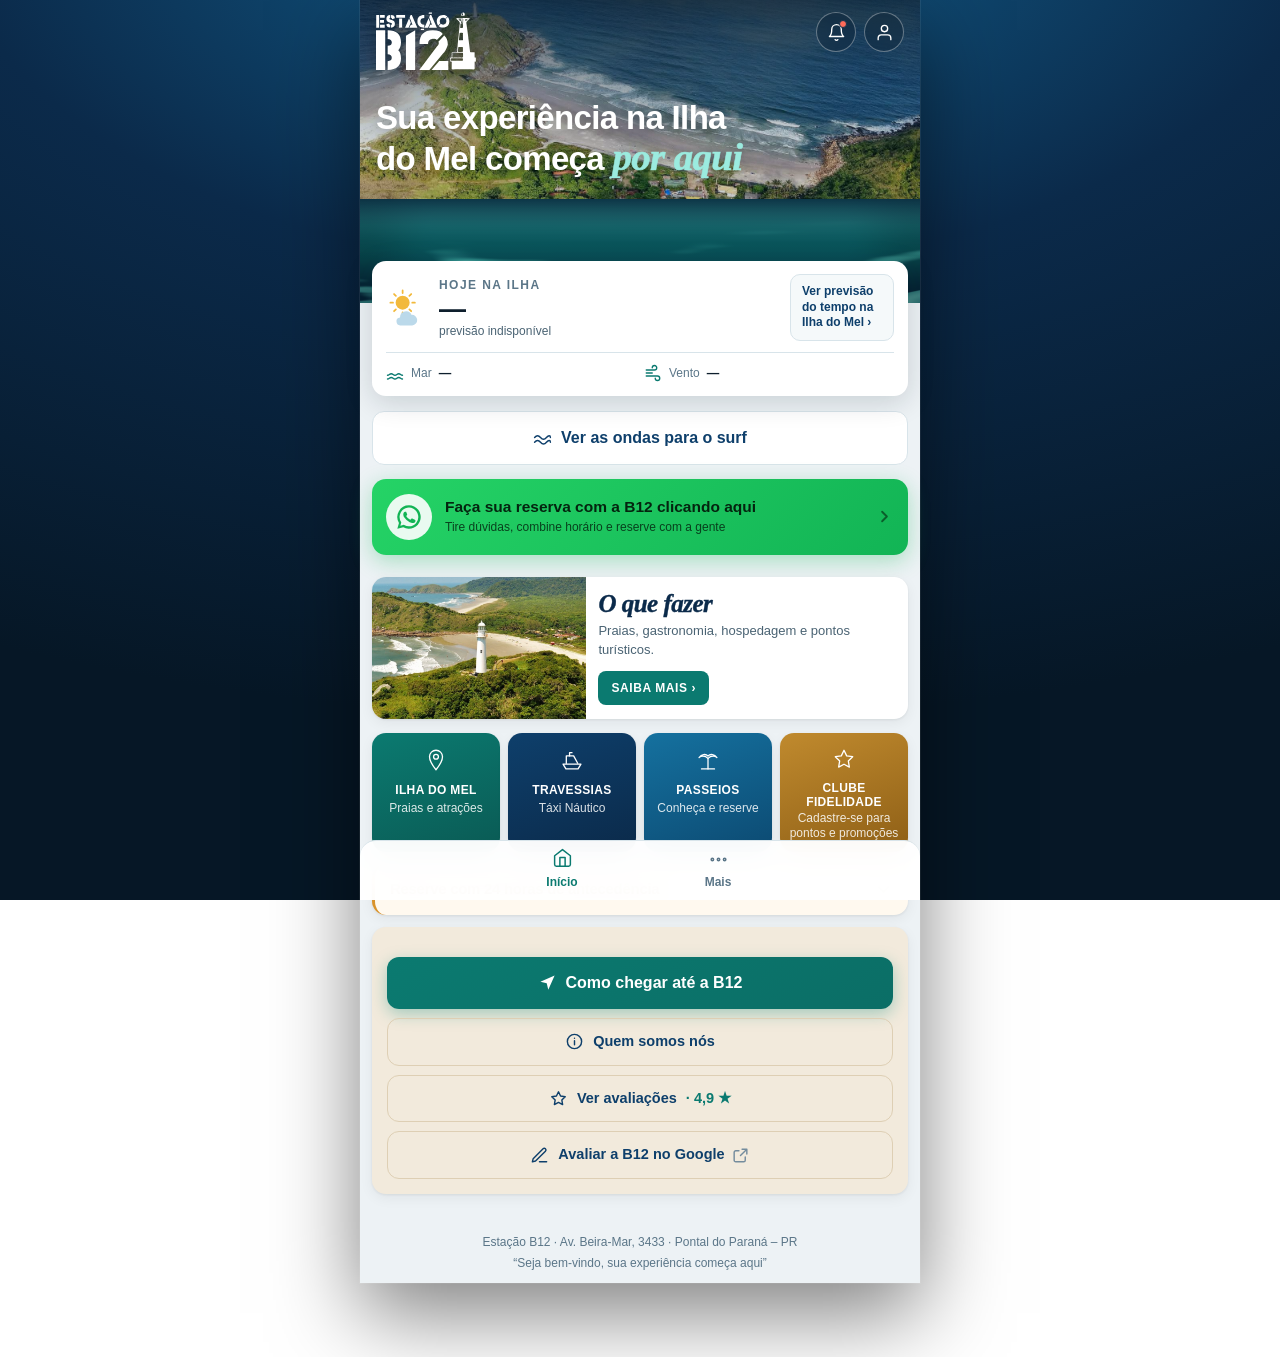
<file: index.html>
<!doctype html>
<html lang="pt-BR">
<head>
<meta charset="utf-8">
<meta name="viewport" content="width=device-width,initial-scale=1,viewport-fit=cover">
<title>Estação B12 — Sua experiência na Ilha do Mel começa por aqui</title>
<meta name="description" content="Travessias, passeios de barco e estacionamento em Pontal do Paraná. Reserve pelo app da Estação B12.">
<meta name="theme-color" content="#0B2A4A">

<!-- o cartão que aparece quando o link é mandado no WhatsApp, no Instagram ou por e-mail.
     Endereço absoluto de propósito: quem lê o cartão não está dentro do site. -->
<meta property="og:type" content="website">
<meta property="og:site_name" content="Estação B12">
<meta property="og:locale" content="pt_BR">
<meta property="og:url" content="https://app.estacaob12.com.br/">
<meta property="og:title" content="Estação B12 — Sua experiência na Ilha do Mel começa por aqui">
<meta property="og:description" content="Travessias, passeios de barco e estacionamento em Pontal do Paraná. Reserve pelo app da Estação B12.">
<meta property="og:image" content="https://app.estacaob12.com.br/compartilhar.jpg">
<meta property="og:image:width" content="1200">
<meta property="og:image:height" content="630">
<meta property="og:image:alt" content="A Ilha do Mel vista do alto, com o farol, e a marca Estação B12">
<meta name="twitter:card" content="summary_large_image">
<meta name="twitter:title" content="Estação B12 — Sua experiência na Ilha do Mel começa por aqui">
<meta name="twitter:description" content="Travessias, passeios de barco e estacionamento em Pontal do Paraná. Reserve pelo app da Estação B12.">
<meta name="twitter:image" content="https://app.estacaob12.com.br/compartilhar.jpg">
<link rel="manifest" href="manifest.webmanifest">
<link rel="apple-touch-icon" href="apple-touch-icon.png">
<!-- 16/11/2026: a aba do Chrome aparecia com o globo cinza. O manifest e o
     apple-touch-icon servem ao app INSTALADO; a aba do navegador usa
     rel="icon", que não existia aqui. -->
<link rel="icon" type="image/png" sizes="32x32" href="favicon-32.png">
<link rel="icon" type="image/png" sizes="16x16" href="favicon-16.png">
<link rel="icon" type="image/png" sizes="192x192" href="icon-192.png">
<link rel="stylesheet" href="estilo.css?v=2.12.0">
</head>
<body>


<div class="app">

<!-- ==================== INÍCIO ==================== -->
<section class="tela on" id="t-inicio">
  <div class="heroi">
    <div class="heroi-foto"></div>
    <div class="heroi-topo">
      <div class="marca">
        <svg class="logo" role="img" aria-label="Estação B12" fill="currentColor" xmlns="http://www.w3.org/2000/svg" xmlns:xlink="http://www.w3.org/1999/xlink" xmlns:inkscape="http://www.inkscape.org/namespaces/inkscape" version="1.1"   viewBox="0 0 351.2 203.6">
        <defs>
        <clipPath id="clip_1">
        <path transform="matrix(1,0,0,-1,-122.1,561.69)" d="M122.1 358.09H473.3V561.69H122.1Z" clip-rule="evenodd"/>
        </clipPath>
        <clipPath id="clip_2">
        <path transform="matrix(1,0,0,-1,-122.1,561.69)" d="M0 841.89H595.28V0H0Z"/>
        </clipPath>
        </defs>
        <g clip-path="url(#clip_1)">
        <g inkscape:groupmode="layer" inkscape:label="Layer 1">
        <path transform="matrix(1,0,0,-1,-122.1,561.69)" d="M136.31 516.95H152.72V506.8H136.31ZM136.31 534.01H150.1V523.86H136.31ZM136.31 551.4H152.72V541.25H136.31ZM122.85 551.4H133.31V506.8H122.85Z"/>
        <g clip-path="url(#clip_2)">
        <path transform="matrix(1,0,0,-1,52.83,10.17)" d="M0 0C8.93-.121 13.44-4.06 13.52-11.82L3.72-14.92C3.76-12.08 2.54-10.54 .062-10.3ZM-2.89-44.55C-11.76-44.55-16.24-40.67-16.32-32.9L-6.52-29.81C-6.56-32.64-5.35-34.18-2.89-34.42ZM-2.86 0V-10.24C-4.71-10.44-5.66-11.43-5.72-13.22-5.7-14.97-4.86-16.05-3.18-16.47L4.56-18.88C10.55-20.75 13.54-24.89 13.52-31.32 13.49-40.31 8.99-44.78 0-44.72V-34.57C2-34.53 3.03-33.52 3.06-31.53 3.08-29.89 2.17-28.91 .297-28.59L-7.77-26.08C-13.49-24.16-16.34-19.99-16.32-13.58-16.3-4.57-11.81-.043-2.86 0"/>
        <path transform="matrix(1,0,0,-1,81.18,23.24)" d="M0 0H10.51V-31.59L0-31.62ZM-10.27 13.07 20.9 13.1V2.8H-10.3Z"/>
        <path transform="matrix(1,0,0,-1,121.49,10.17)" d="M0 0 4.14-.089 23.79-44.81-4.59-44.84 .713-34.33 6.52-34.3-3.37-8.93ZM-5.33-11.88 .804-27.52-7.26-44.84-19.5-44.81Z"/>
        <path transform="matrix(1,0,0,-1,169.51,20.8)" d="M0 0C-9.09-.019-13.62-3.99-13.62-11.91-13.61-19.83-9.05-23.78 .03-23.76L.061-34.09C-16.12-34.11-24.18-26.68-24.15-11.79-24.11 3.1-16.04 10.55 .03 10.57Z"/>
        <path transform="matrix(1,0,0,-1,189.92,10.17)" d="M0 0 4.13-.089 23.78-44.81-4.59-44.84 .713-34.33 6.52-34.3-3.37-8.93ZM-5.33-11.88 .797-27.52-7.27-44.84-19.51-44.81Z"/>
        <path transform="matrix(1,0,0,-1,235.14,54.74)" d="M0 0C-6.83-.022-11.76 1.83-14.8 5.57L-7.44 13.19C-6.13 11.4-3.58 10.46 .237 10.36 7.72 11.17 11.59 15.18 11.85 22.39 11.65 26.08 10.87 28.53 9.52 29.75L17 37.22C20.08 34.12 21.87 29.18 22.39 22.39 21.89 8.12 14.43 .654 0 0M.47 44.54C7.3 44.58 12.27 42.63 15.39 38.7L7.92 31.35C6.61 33.16 4.05 34.11 .237 34.21-6.99 33.87-10.86 29.86-11.38 22.18-11.18 18.49-10.4 16.04-9.05 14.82L-16.44 7.14C-19.6 10.38-21.42 15.39-21.92 22.18-21.22 36.31-13.76 43.77 .47 44.54"/>
        <path transform="matrix(1,0,0,-1,41.01,118.31)" d="M0 0C9.65 .312 14.44 4.24 14.39 11.79 14.32 19.34 9.53 23.33 0 23.77V53.93C31.18 53.93 46.78 39.88 46.78 11.79 46.47-1.52 43.25-10.8 37.13-16.06 43.25-21.2 46.47-30.48 46.78-43.91 46.78-70.52 31.18-84.31 0-85.31V-54.21C9.65-53.9 14.44-49.97 14.39-42.42 14.32-34.87 9.53-30.88 0-30.44ZM-41.03 53.93H-8.63V-85.03H-41.03Z"/>
        <path transform="matrix(1,0,0,-1,105.15,83.03)" d="M0 0 32.39 18.65V-120.3H0Z"/>
        <path transform="matrix(1,0,0,-1,222.01,171.77)" d="M0 0H31.83V-31.75H-26.83ZM-22.47 107.39C-3.4 106.65 8.2 102.44 12.35 94.77L-8.35 73.6C-10.15 75.77-14.67 77.07-21.91 77.5-33.6 76.64-39.45 70.57-39.45 59.3H-69.34C-69.4 91.55-53.77 107.57-22.47 107.39M17.54 89.48C25.89 82.36 30.1 71.47 30.16 56.81 25.47 41.95 19.58 31.55 12.53 25.61L-34.8-31.75H-70.17L-8.08 50.77C-1.39 57.33 .308 62.93-2.97 67.57Z"/>
        <path transform="matrix(1,0,0,-1,321.95,25.6)" d="M0 0C-2.68 0-4.32 .14-5.94-.055-6.97-.179-8.86 1-8.85-1.28-8.83-2.58-9.71-4.41-8.23-5.12-6.91-5.77-5.3-5.41-4.14-3.95-3.19-2.76-1.92-1.81 0 0M-31.75 0C-31.94-.325-32.11-.643-32.3-.968-31.03-2.04-29.52-2.94-28.52-4.24-27.15-6.02-25.26-5.57-23.98-5.09-22.27-4.46-23.12-2.35-23.29-1.02-23.52 .903-25.34-.154-26.44-.048-28.2 .125-29.99 0-31.75 0M-16.58-12.52C-16.47-12.51-16.34-12.5-16.22-12.49-16.22-10.29-16.23-8.09-16.22-5.88-16.2-3.18-15.14 .273-16.43 2.01-17.89 4.02-21.53 2.48-24.22 2.59-26.16 2.67-28.11 2.6-30.05 2.58-32.21 2.56-34.4 2.74-36.46 1.92-30.91 1.71-25.37 1.52-19.85 1.79-16.98 1.93-16.4 .918-16.53-1.66-16.74-5.27-16.58-8.9-16.58-12.52M-24.89-8.59C-21.23-10.94-22.23-13.55-22.34-16.57-23.46-15.73-24.23-15.15-25.24-14.4-25.56-18.88-25.52-23.08-26.29-27.13-26.89-30.28-25.89-30.42-23.26-30.34-16.4-30.1-16.39-30.24-16.36-23.44-16.36-23.06-16.36-22.66-16.35-22.27-16.26-15.41-19.95-8.94-18.45-1.91-18.3-1.27-18.12-.272-19.29-.111-20.65 .071-20.68-.949-20.75-1.86-20.85-3.15-21.02-4.47-20.94-5.76-20.81-7.83-21.66-8.88-24.89-8.59M-26.02-115.06C-23.94-115.06-21.87-114.97-19.81-115.08-17.52-115.2-16.56-114.46-16.7-111.97-16.92-108.1-16.88-104.2-16.71-100.33-16.64-98.36-17.09-97.48-19.21-97.53-23.22-97.64-27.24-97.63-31.25-97.55-32.86-97.51-33.42-98.02-33.49-99.68-33.62-102.49-33.94-105.31-34.4-108.09-35.54-115.07-35.59-115.06-28.73-115.06-27.83-115.06-26.93-115.06-26.02-115.06M-16.74-60.62H-16.67C-16.67-56.99-16.65-53.35-16.71-49.72-16.71-48.98-15.97-47.72-17.57-47.69-20.8-47.63-24.05-47.66-27.29-47.69-28.09-47.69-28.34-48.34-28.41-49.03-29.19-56.47-29.94-63.92-30.75-71.36-30.96-73.35-29.99-73.82-28.26-73.79-25.14-73.71-22.02-73.64-18.92-73.76-17.14-73.83-16.68-73.14-16.71-71.52-16.78-67.89-16.74-64.26-16.74-60.62M-37.69-145.89H-22.89C-16.85-145.88-17.04-145.86-16.73-139.94-16.58-137.15-17.34-136.62-19.98-136.67-31.02-136.83-42.06-136.75-53.1-136.76-59.13-136.76-58.98-136.77-59.09-142.99-59.13-145.5-58.34-146-56.01-145.94-49.9-145.78-43.8-145.89-37.69-145.89M-35.39-134.54V-134.56C-30.45-134.56-25.51-134.43-20.57-134.61-17.65-134.72-16.23-133.81-16.33-130.74-16.44-127.36-16.37-123.98-16.34-120.61-16.33-118.46-16.94-117.41-19.52-117.45-30.39-117.69-41.25-117.75-52.12-117.63-54.26-117.61-54.14-118.66-54.15-119.95-54.19-123.85-54.02-127.76-54.23-131.64-54.37-133.96-53.45-134.58-51.37-134.56-46.05-134.5-40.72-134.54-35.39-134.54M-15.89-175.78C-28.27-175.78-40.64-175.71-53-175.85-55.61-175.88-56.21-175.12-56.15-172.61-55.97-165.59-56.18-158.56-56.03-151.53-55.98-149.18-56.53-148.03-59.02-148.46-61.25-148.86-61.59-147.68-61.49-145.81-61.35-143.34-61.3-140.85-61.49-138.4-61.69-135.6-61.55-133.5-57.79-134.15-55.65-134.52-56.07-132.76-56.05-131.55-56.03-127.25-55.94-122.94-56.11-118.66-56.21-116.23-55.63-115.21-52.95-115.38-48.93-115.62-44.87-115.27-40.85-115.5-38.29-115.65-37.4-114.61-37.22-112.3-36.46-102.92-35.77-93.54-34.83-84.17-33.66-72.26-32.2-60.38-31.01-48.46-30.09-39.22-29.41-29.96-28.6-20.72-28.52-19.83-28.23-18.96-28.12-18.08-27.63-14.1-27.06-10.3-30.96-7.21-33.73-5.01-35.2-1.37-38.6 .343-39.49 .792-39.8 1.75-39.43 2.7-38.92 4-37.79 4.11-36.55 4.1-27.88 4.08-19.21 4.1-10.53 4.1-5.98 4.1-1.42 4.1 3.13 4.08 4.39 4.08 5.89 4.46 6.36 2.74 6.76 1.29 5.81 .653 4.73-.21 1.26-2.95-1.75-6.27-4.18-9.91-5.76-12.27-4.21-15.32-3.97-18-3.28-25.26-2.06-32.47-1.09-39.7 .174-49.25 1.41-58.81 2.61-68.36 3.5-75.26 4.31-82.16 5.17-89.05 6.19-97.35 7.3-105.64 8.24-113.95 8.42-115.55 9.26-115.44 10.32-115.44 13.96-115.43 17.61-115.54 21.25-115.39 23.47-115.32 24.48-115.61 24.29-118.31 23.95-122.71 24.23-127.15 24.22-131.58 24.22-133.02 24.02-134.57 26.31-134.19 28.28-133.86 28.71-134.88 28.63-136.63 28.52-139.24 28.58-141.85 28.6-144.45 28.63-146.59 29.25-148.95 25.55-148.57 23.97-148.42 24.31-150.2 24.31-151.31 24.29-158.34 24.17-165.37 24.36-172.39 24.43-175.17 23.51-175.87 20.81-175.84 8.58-175.71-3.66-175.78-15.89-175.78" fill-rule="evenodd"/>
        <path transform="matrix(1,0,0,-1,305.44,8.2)" d="M0 0C-.486 .662 .852 3.59-1.68 3.39-4.69 3.15-3.48-.176-4.22-2.05-4.87-3.72-3.03-2.99-2.25-3.14-.311-3.52 .746-2.87 0 0M-.507-4.91C-1.41-4.91-2.35-4.76-3.22-4.93-6.4-5.55-6.83-3.93-6.68-1.26-6.41 3.66 .338 8.18 3.7 5.14 5.8 3.24 6.86-.358 5.98-3.61 5.3-6.14 2.96-4.46 1.44-4.88 .828-5.04 .142-4.91-.507-4.91" fill-rule="evenodd"/>
        <path transform="matrix(1,0,0,-1,168.55,58.49)" d="M0 0V-4.41H-11.96L-10.35 0Z"/>
        <path transform="matrix(1,0,0,-1,196.34,1.56)" d="M0 0V-4.35H-11.77L-10.2 0Z"/>
        </g>
        </g>
        </g>
        </svg>
      </div>
      <div style="display:flex;gap:8px">
        <button class="redondo" id="b-avisos" aria-label="Avisos"><span class="pino"></span>
          <svg viewBox="0 0 24 24"><path d="M18 8A6 6 0 0 0 6 8c0 7-3 9-3 9h18s-3-2-3-9M13.7 21a2 2 0 0 1-3.4 0" stroke-linecap="round" stroke-linejoin="round"/></svg></button>
        <button class="redondo" id="b-perfil" aria-label="Minhas reservas">
          <svg viewBox="0 0 24 24"><path d="M20 21v-2a4 4 0 0 0-4-4H8a4 4 0 0 0-4 4v2" stroke-linecap="round"/><circle cx="12" cy="7" r="4"/></svg></button>
      </div>
    </div>
    <div class="heroi-txt">
      <h1>Sua experiência na Ilha do Mel começa <span class="script">por aqui</span></h1>
    </div>
    <div class="heroi-agua" id="agua-heroi"></div>
  </div>

  <div class="clima surge">
   <div class="alto">
    <svg class="sol" viewBox="0 0 48 48" fill="none">
      <circle cx="19" cy="19" r="8" fill="#F2B93B"/>
      <g stroke="#F2B93B" stroke-width="2" stroke-linecap="round">
        <path d="M19 5v3M19 30v3M5 19h3M30 19h3M9.2 9.2l2.1 2.1M26.7 26.7l2.1 2.1M28.8 9.2l-2.1 2.1M11.3 26.7l-2.1 2.1"/>
      </g>
      <path d="M16 36a7 7 0 0 1 13.3-3A6 6 0 1 1 30 45H17a4.5 4.5 0 0 1-1-9z" fill="#BBD9EA"/>
    </svg>
    <div class="bloco">
      <div class="rot">Hoje na Ilha</div>
      <div class="grau num" id="cl-grau">—</div>
      <div class="cond" id="cl-cond">buscando a previsão…</div>
    </div>
    <button class="ver" id="b-previsao">Ver previsão do tempo na Ilha do Mel ›</button>
   </div>
   <div class="mm">
      <div><svg viewBox="0 0 24 24"><path d="M2 15c2.5 0 2.5-2 5-2s2.5 2 5 2 2.5-2 5-2 2.5 2 5 2M2 20c2.5 0 2.5-2 5-2s2.5 2 5 2 2.5-2 5-2 2.5 2 5 2" stroke-linecap="round"/></svg>Mar <b id="cl-mar">—</b></div>
      <div><svg viewBox="0 0 24 24"><path d="M3 8h11a3 3 0 1 0-3-3M3 16h15a3 3 0 1 1-3 3M3 12h8" stroke-linecap="round"/></svg>Vento <b id="cl-vento">—</b></div>
   </div>
  </div>

  <!-- 12/11/2026, pedido do Eugenio: as ondas vinham so dentro de Previsao, e
       quem surfa nao abre "previsao do fim de semana" para procurar swell.
       Fica aqui, colado no cartao do clima, que e onde esta "Mar" e "Vento".
       O botao de Previsao continua la: sao dois caminhos para a mesma tela. -->
  <button class="btn sec solto" data-ir="ondas" id="b-ondas-inicio">
    <svg viewBox="0 0 24 24" aria-hidden="true" style="width:19px;height:19px;flex:none;fill:none;stroke:currentColor;stroke-width:1.8;stroke-linecap:round"><path d="M2 12c2.5-3 5-3 7.5 0s5 3 7.5 0 5-3 5 0"/><path d="M2 18c2.5-3 5-3 7.5 0s5 3 7.5 0 5-3 5 0"/></svg>
    Ver as ondas para o surf</button>

  <a class="zap-grande entra" id="zap-inicio" target="_blank" rel="noopener">
    <span class="zap-ico">
      <svg viewBox="0 0 24 24" fill="currentColor" aria-hidden="true"><path d="M12 2a10 10 0 0 0-8.6 15.1L2 22l5.1-1.3A10 10 0 1 0 12 2zm0 18a8 8 0 0 1-4.1-1.1l-.3-.2-3 .8.8-2.9-.2-.3A8 8 0 1 1 12 20zm4.4-6c-.2-.1-1.4-.7-1.6-.8s-.4-.1-.5.1-.6.8-.8.9-.3.2-.5.1a6.6 6.6 0 0 1-3.3-2.9c-.2-.4.3-.4.7-1.3.1-.2 0-.3 0-.4l-.7-1.8c-.2-.5-.4-.4-.5-.4h-.5a1 1 0 0 0-.7.3 2.9 2.9 0 0 0-.9 2.2 5 5 0 0 0 1.1 2.7 11.5 11.5 0 0 0 4.4 3.9c1.6.7 2.3.7 3.1.6a2.6 2.6 0 0 0 1.7-1.2 2.1 2.1 0 0 0 .2-1.2c-.1-.2-.3-.2-.5-.3z"/></svg>
    </span>
    <span class="zap-txt"><b>Faça sua reserva com a B12 clicando aqui</b>
      <small>Tire dúvidas, combine horário e reserve com a gente</small></span>
    <svg class="zap-seta" viewBox="0 0 24 24" fill="none" stroke="currentColor" stroke-width="2.4"><path d="M9 6l6 6-6 6" stroke-linecap="round" stroke-linejoin="round"/></svg>
  </a>

  <div class="faixa-sec">
    <div class="banner entra entra-1">
      <div class="f"></div>
      <div class="t"><h2 class="script">O que fazer</h2>
        <p>Praias, gastronomia, hospedagem e pontos turísticos.</p>
        <button data-ir="ilha">SAIBA MAIS ›</button></div>
    </div>
  </div>

  <div class="instalar" id="instalar" hidden>
    <div class="instalar-ico"><svg viewBox="0 0 24 24"><path d="M12 3v12M7 10l5 5 5-5" stroke-linecap="round" stroke-linejoin="round"/><path d="M4 17v2a2 2 0 0 0 2 2h12a2 2 0 0 0 2-2v-2" stroke-linecap="round"/></svg></div>
    <div class="instalar-txt"><b>Baixe o app e cadastre-se</b><small id="instalar-como">Receba infos, promoções e pontue para descontos e brindes!</small></div>
    <button class="instalar-btn" id="instalar-btn">Instalar</button>
    <button class="instalar-x" id="instalar-x" aria-label="Agora não">×</button>
  </div>

  <!-- O aviso no celular só existia no painel do Dhalsin: quem baixava o app
       não tinha como ligar, então o público do push era zero. Este cartão é a
       porta do turista. Ele se esconde sozinho quando não dá (iPhone sem
       instalar, navegador sem suporte, já ligado) — ver B12.conviteAviso(). -->
  <div class="instalar aviso-convite" id="avisar-convite" hidden>
    <div class="instalar-ico"><svg viewBox="0 0 24 24"><path d="M18 8a6 6 0 0 0-12 0c0 7-3 9-3 9h18s-3-2-3-9" stroke-linecap="round" stroke-linejoin="round"/><path d="M13.7 21a2 2 0 0 1-3.4 0" stroke-linecap="round"/></svg></div>
    <div class="instalar-txt"><b>Quer que a gente te avise?</b>
      <small id="avisar-sub">Previsão do fim de semana, ondas boas para surfar e novidade na Ilha — direto no seu celular.</small></div>
    <button class="instalar-btn" id="avisar-btn">Quero</button>
    <button class="instalar-x" id="avisar-x" aria-label="Agora não">×</button>
  </div>

  <div class="quatro">
    <!-- Ordem pedida: Ilha · Travessias · Passeios · Cadastre-se. A cor anda
         junto com a carta, e nao com a posicao: o ocre e o unico tom quente da
         fileira, entao ele fica onde esta a acao que a B12 quer (o cadastro),
         agora na ponta direita, que e onde o olho para por ultimo. -->
    <button class="qb d entra entra-1" data-ir="ilha">
      <svg viewBox="0 0 32 32"><path d="M16 4a8 8 0 0 0-8 8c0 6 8 16 8 16s8-10 8-16a8 8 0 0 0-8-8z"/><circle cx="16" cy="12" r="3"/></svg>
      <div><b>ILHA DO MEL</b><span>Praias e atrações</span></div></button>
    <button class="qb entra entra-2" data-ir="travessias">
      <svg viewBox="0 0 32 32"><path d="M5 21h22l-3.5 6h-15z"/><path d="M9 20V11h9l5 9"/><path d="M13 11V7h3"/></svg>
      <div><b>TRAVESSIAS</b><span>Táxi Náutico</span></div></button>
    <button class="qb b entra entra-3" data-ir="passeios">
      <svg viewBox="0 0 32 32"><path d="M16 27V14"/><path d="M16 14c-4-4-9-3-11-1 3-4 8-5 11-2 3-3 8-2 11 2-2-2-7-3-11 1z"/><path d="M8 27h16"/></svg>
      <div><b>PASSEIOS</b><span>Conheça e reserve</span></div></button>
    <button class="qb c dupla entra entra-4" id="qb-cadastro">
      <svg viewBox="0 0 32 32"><path d="M16 4l3.3 6.9 7.4 1-5.4 5.3 1.3 7.5L16 21.2 9.4 24.7l1.3-7.5-5.4-5.3 7.4-1z"/></svg>
      <div><b>CLUBE FIDELIDADE</b><span>Cadastre-se para pontos e promoções</span></div></button>
  </div>

  <!-- Oculto a pedido do Eugênio (05/10/2026). Os passeios continuam inteiros
       na aba Passeios e na carta PASSEIOS acima — nada foi apagado. Para voltar,
       é só tirar o hidden desta linha. -->
  <div class="faixa-sec" id="sec-passeios-home" hidden>
    <div class="tit"><h2>Passeios mais buscados</h2><button data-ir="passeios">Ver todos ›</button></div>
    <div class="trilho" id="trilho-passeios"></div>
  </div>

  <!-- Dobra nativa (<details>): abre no toque, funciona sem JS, e o leitor de
       tela ja anuncia "recolhido/expandido" sem precisarmos inventar nada. -->
  <details class="cx aviso dobra">
    <summary><h3>Reserve com 24 horas de antecedência</h3>
      <svg viewBox="0 0 24 24" aria-hidden="true"><path d="M6 9l6 6 6-6"/></svg></summary>
    <p>Trabalhamos exclusivamente com reservas antecipadas. É assim que conseguimos preparar cada atendimento com conforto, segurança e pontualidade. Será um prazer receber você. 🙏🏾</p>
  </details>

  <!-- O endereço NÃO se repete aqui: ele já está no rodapé, três linhas
       abaixo. Ficam só as três ações. (Eugênio pediu três vezes; nas duas
       primeiras eu tirei só o título e deixei o endereço.) -->
  <div class="cx onde">
    <!-- Uma ação principal, não duas iguais: quem está na estrada quer a rota.
         A avaliação é curiosidade, e fica em segundo plano, marcada como link
         que sai do app. -->
    <button type="button" class="btn pri" data-como-chegar>
      <svg viewBox="0 0 24 24" aria-hidden="true"><path d="M3 11l18-8-8 18-2-8-8-2z"/></svg>
      Como chegar até a B12</button>
    <button class="btn sec onde-fraco" data-ir="sobre">
      <svg viewBox="0 0 24 24" aria-hidden="true"><circle cx="12" cy="12" r="9"/><path d="M12 11v5M12 8h.01"/></svg>
      Quem somos nós</button>
    <button class="btn sec onde-fraco" data-ir="avaliacoes">
      <svg viewBox="0 0 24 24" aria-hidden="true"><path d="M12 3.5l2.6 5.3 5.9.9-4.3 4.1 1 5.8-5.2-2.7-5.2 2.7 1-5.8L3.5 9.7l5.9-.9z"/></svg>
      Ver avaliações<span class="onde-nota" id="onde-nota"></span></button>
    <a class="btn sec onde-fraco" id="onde-avaliar" target="_blank" rel="noopener">
      <svg viewBox="0 0 24 24" aria-hidden="true"><path d="M12 20h9"/><path d="M16.5 3.5a2.1 2.1 0 0 1 3 3L7 19l-4 1 1-4z"/></svg>
      Avaliar a B12 no Google
      <svg class="onde-sai" viewBox="0 0 24 24" aria-hidden="true"><path d="M14 4h6v6M20 4l-8 8"/><path d="M18 14v4a2 2 0 0 1-2 2H6a2 2 0 0 1-2-2V8a2 2 0 0 1 2-2h4"/></svg></a>
  </div>

  <p class="rodape">Estação B12 · Av. Beira-Mar, 3433 · Pontal do Paraná – PR<br>
    “Seja bem-vindo, sua experiência começa aqui”</p>
</section>

<!-- ==================== TRAVESSIAS ==================== -->
<section class="tela" id="t-travessias">
  <div class="topo-tela"><button class="volta" data-ir="inicio" aria-label="Voltar">
      <svg viewBox="0 0 24 24"><path d="M15 18l-6-6 6-6"/></svg></button>
    <div><h2>Reservar travessia</h2><p>Cinco perguntas e a gente monta seu trajeto</p></div></div>

  <div class="cx aviso" style="margin-top:12px"><h3>Reserve com 24 horas de antecedência</h3>
    <p>Trabalhamos exclusivamente com reservas antecipadas. É assim que preparamos cada
    atendimento com conforto, segurança e pontualidade.</p></div>

  <div class="cx">
    <label>1 · Serão para quantas pessoas?</label>
    <div class="contador"><button id="b-pax-menos" aria-label="Menos">−</button>
      <b id="v-pax" class="num">2</b><button id="b-pax-mais" aria-label="Mais">+</button>
      <div style="font-size:12px;color:var(--tinta-3);line-height:1.35">crianças até<br><span id="v-cortesia">5</span> anos não pagam</div></div>
    <div class="ajuda" id="ajuda-lotacao" hidden></div>
    <label>2 · Vão crianças?</label>
    <!-- Antes era um campo só, onde a pessoa digitava "3, 7, 11". No celular,
         esquecer a vírgula vira uma criança de 3.711 anos. Agora diz QUANTAS,
         e aparece uma caixinha por criança. -->
    <div class="contador"><button type="button" id="b-cri-menos" aria-label="Menos crianças">−</button>
      <b id="v-cri" class="num">0</b><button type="button" id="b-cri-mais" aria-label="Mais crianças">+</button>
      <div style="font-size:12px;color:var(--tinta-3);line-height:1.35">crianças até<br><span class="v-cortesia">5</span> anos não pagam</div></div>
    <div class="idades-grade" id="f-idades-grade" hidden></div>
    <input id="f-idades" type="hidden">
    <div class="ajuda" id="ajuda-idades">Se não vão crianças, deixe em zero.</div>
    <div class="par">
      <div><label>3 · Chegada</label><input type="date" id="f-ida"></div>
      <div><label>4 · Retorno</label><input type="date" id="f-volta"></div>
    </div>
    <!-- Antes era uma lista de faixas ("entre 18h e 20h"). Quem reserva sabe a
         hora que chega, nao a faixa de preco da B12 — entao ele escreve a hora
         e o app descobre a faixa sozinho. O campo escondido guarda a faixa
         para o resto do app, que continua lendo f-hora. -->
    <label for="f-hhmm">5 · Que horas vocês pretendem chegar?</label>
    <input type="time" id="f-hhmm" step="300" value="09:00">
    <input type="hidden" id="f-hora" value="dia">
    <div class="ajuda" id="ajuda-hora"></div>
    <!-- 13/10: era lista fechada e pousada fora da lista ficava de fora.
         Agora é campo de texto com as sugestões penduradas: toca e vê a
         lista, ou escreve o nome na mão. -->
    <label for="f-pousada">6 · Ficarão em qual pousada?</label>
    <input id="f-pousada" list="f-pousada-op" autocomplete="off"
      placeholder="escolha ou escreva o nome">
    <datalist id="f-pousada-op"></datalist>
    <label>7 · Para onde vão?</label>
    <select id="f-destino"></select>
  </div>

  <!-- 24/11/2026, "tirar as infos de táxi náutico e estacionamento": o cartão do
       serviço era uma escolha de um item só, e os dois diziam "sob consulta" — um
       número que não é número, ocupando a tela de quem está reservando. A B12 opera
       UM serviço: quem abre o app já sabe que é a travessia. O valor se combina no
       WhatsApp, e isso continua dito uma vez, embaixo.

       O cartão do produto sai da vista, mas o #escolhas-produto FICA no HTML: o
       turista.js escreve nele toda vez que recalcula, e tirar o elemento quebraria
       a tela inteira na linha seguinte. -->
  <div class="cx">
    <div class="escolhas" id="escolhas-produto" hidden></div>

    <h3 style="margin:0 0 5px">Vai deixar o carro com a gente?</h3>
    <div class="escolhas" style="margin-top:10px">
      <button class="escolha on" id="est-nao"><div><b>Não precisa</b>
        <small>vou de carona, de ônibus ou já tenho onde deixar</small></div></button>
      <button class="escolha" id="est-sim"><div><b>Sim, quero estacionamento</b>
        <small id="est-txt">—</small></div><span class="vv" id="est-val" hidden></span></button>
    </div>
    <div id="bloco-placa" hidden>
      <label>Placa do carro</label>
      <input id="f-placa" autocomplete="off" placeholder="ABC1D23" maxlength="8" autocapitalize="characters">
      <div class="ajuda">Opcional. Com a placa, a B12 já deixa sua vaga separada e dá entrada em um toque quando você chegar.</div>
    </div></div>

  <div class="conta">
    <div class="conta-tit" id="c-titulo">Resumo da sua viagem</div>
    <div class="l"><span id="c-desc">Travessia</span><span id="c-trav" class="num">R$ 0</span></div>
    <div class="l" id="c-lin-est" style="display:none"><span id="c-est-desc">Estacionamento</span>
      <span id="c-est" class="num">R$ 0</span></div>
    <div class="l" id="c-lin-desc" style="display:none"><span>Desconto do dinheiro (5%)</span>
      <span id="c-desc-val" class="num">R$ 0</span></div>
    <div class="l total"><span id="c-total-rot">Total</span><span id="c-total" class="num">R$ 0</span></div>
    <div class="obs" id="c-obs"></div>
  </div>

  <div class="cx" id="bloco-pagamento" hidden>
    <label>Como prefere pagar?</label>
    <select id="f-pag">
      <option value="pix">Pix</option>
      <option value="dinheiro">Dinheiro (5% de desconto)</option>
      <option value="credito">Cartão de crédito</option>
      <option value="debito">Cartão de débito</option>
    </select>
  </div>

  <div class="cx"><h3>Como falamos com você</h3>
    <p style="margin-bottom:10px">O código da sua reserva e a confirmação chegam pelo WhatsApp.</p>
    <label>Seu nome</label><input id="f-nome" autocomplete="name" placeholder="como podemos te chamar">
    <label>WhatsApp</label><input id="f-zap" autocomplete="tel" inputmode="tel" placeholder="(41) 90000-0000">
    <label>E-mail (opcional)</label><input id="f-email" autocomplete="email" type="email" inputmode="email" placeholder="para receber a confirmação">
    <label>Instagram (opcional)</label><input id="f-insta" autocomplete="off" placeholder="sem o @">
    <label class="aceite" style="margin-top:16px"><input type="checkbox" id="f-termos"><span><b>Li e aceito os termos de uso</b><small>Obrigatório para reservar. Seus dados servem para operar a sua viagem.</small></span></label>
    <label class="aceite"><input type="checkbox" id="f-ofertas"><span><b>Quero receber ofertas e novidades da B12</b><small>Opcional. O app funciona igual sem isso. Você pode desistir quando quiser.</small></span></label>
    <div class="folha-erro" id="f-erro" hidden style="margin-top:12px"></div>
    <!-- 24/11/2026: "aqui é pra pôr ícone do WhatsApp e texto: pedir meu orçamento".
         E é mais honesto mesmo: com o preço desligado, o que a pessoa pede é um
         ORÇAMENTO — a reserva só vira vaga depois que a B12 confirma no WhatsApp. -->
    <button class="btn zap" id="b-reservar"><svg viewBox="0 0 24 24" width="19" height="19" fill="currentColor" aria-hidden="true" style="flex:none"><path d="M12.04 2C6.58 2 2.13 6.45 2.13 11.91c0 1.75.46 3.45 1.32 4.95L2 22l5.25-1.38a9.9 9.9 0 0 0 4.79 1.22h.01c5.46 0 9.9-4.45 9.9-9.91C21.95 6.45 17.5 2 12.04 2zm5.8 14.17c-.24.68-1.42 1.3-1.95 1.34-.5.04-.96.22-3.23-.67-2.72-1.07-4.44-3.85-4.58-4.03-.13-.18-1.1-1.46-1.1-2.79 0-1.33.7-1.98.94-2.25.25-.27.54-.34.72-.34h.52c.17 0 .4-.06.62.48.24.57.8 1.97.87 2.11.07.14.12.3.02.48-.1.18-.14.3-.28.46-.14.16-.3.36-.42.48-.14.14-.29.29-.12.57.16.27.73 1.2 1.56 1.95 1.07.95 1.97 1.25 2.25 1.39.27.14.43.12.6-.07.16-.18.68-.79.86-1.07.18-.27.36-.22.6-.13.25.09 1.57.74 1.84.87.27.14.45.2.52.32.07.11.07.66-.17 1.3z"/></svg><span>Pedir meu orçamento</span></button>
    <p style="font-size:11.5px;color:var(--tinta-3);margin-top:11px;line-height:1.5">
      A reserva só vira vaga garantida depois que a equipe da B12 confirmar pelo WhatsApp.
      O valor é combinado com a B12 e <b>você paga na saída</b>, não agora.</p>
  </div>
</section>

<!-- ==================== PASSEIOS ==================== -->
<section class="tela" id="t-passeios">
  <div class="topo-tela"><button class="volta" data-ir="inicio" aria-label="Voltar">
      <svg viewBox="0 0 24 24"><path d="M15 18l-6-6 6-6"/></svg></button>
    <div><h2>Passeios</h2><p>Roteiros de barco pela baía de Paranaguá</p></div></div>
  <div id="lista-passeios"></div>
</section>

<!-- ==================== PASSEIO (a parte interna de cada um) ==================== -->
<section class="tela" id="t-passeio"></section>

<!-- ==================== ILHA DO MEL ==================== -->
<section class="tela" id="t-ilha"></section>

<!-- ==================== QUEM SOMOS ==================== -->
<section class="tela" id="t-sobre">
  <div class="topo-tela"><button class="volta" data-ir="inicio" aria-label="Voltar">
      <svg viewBox="0 0 24 24"><path d="M15 18l-6-6 6-6"/></svg></button>
    <div><h2 id="sobre-tit">Quem somos</h2><p>Estação B12 · Pontal do Paraná</p></div></div>
  <div id="sobre-corpo"></div>
</section>

<!-- ==================== AVALIAÇÕES ==================== -->
<section class="tela" id="t-avaliacoes">
  <div class="topo-tela"><button class="volta" data-ir="inicio" aria-label="Voltar">
      <svg viewBox="0 0 24 24"><path d="M15 18l-6-6 6-6"/></svg></button>
    <div><h2>Avaliações</h2><p>O que quem já atravessou com a gente diz</p></div></div>
  <div id="aval-corpo"></div>
</section>

<!-- ==================== ONDAS / SURF ==================== -->
<section class="tela" id="t-ondas">
  <div class="topo-tela"><button class="volta" data-ir="previsao" aria-label="Voltar">
      <svg viewBox="0 0 24 24"><path d="M15 18l-6-6 6-6"/></svg></button>
    <div><h2>Como está o mar</h2><p>Altura e período da onda em Pontal do Paraná</p></div></div>
  <div id="lista-ondas"></div>
  <div class="cx nota"><h3>Altura sozinha não diz nada</h3>
    <p>O que faz uma onda surfável é o <b>período</b> — o tempo entre uma e outra. Um metro
    com 11 segundos tem forma e parede; o mesmo metro com 5 segundos é mexida sem direção.
    Por isso a leitura abaixo olha os dois juntos.</p></div>
</section>

<!-- ==================== PREVISÃO ==================== -->
<section class="tela" id="t-previsao">
  <div class="topo-tela"><button class="volta" data-ir="inicio" aria-label="Voltar">
      <svg viewBox="0 0 24 24"><path d="M15 18l-6-6 6-6"/></svg></button>
    <div><h2>Como estará a Ilha</h2><p>Previsão dos próximos dias em Pontal do Paraná</p></div></div>
  <div class="lista" id="lista-previsao"></div>
  <button class="btn sec solto" data-ir="ondas">
    <svg viewBox="0 0 24 24" aria-hidden="true" style="width:19px;height:19px;flex:none;fill:none;stroke:currentColor;stroke-width:1.8;stroke-linecap:round"><path d="M2 12c2.5-3 5-3 7.5 0s5 3 7.5 0 5-3 5 0"/><path d="M2 18c2.5-3 5-3 7.5 0s5 3 7.5 0 5-3 5 0"/></svg>
    Ver as ondas para o surf</button>
  <div class="cx nota"><h3>É daqui que sai o aviso</h3>
    <p>Na quinta-feira o app manda a previsão do fim de semana para quem já viajou com a B12,
    junto com o convite para reservar. Informação útil primeiro, convite depois.</p></div>
</section>

<!-- ==================== PROMOÇÕES ==================== -->
<section class="tela" id="t-promocoes">
  <div class="topo-tela"><button class="volta" data-ir="inicio" aria-label="Voltar">
      <svg viewBox="0 0 24 24"><path d="M15 18l-6-6 6-6"/></svg></button>
    <div><h2>Promoções e avisos</h2><p>O que a B12 está oferecendo agora</p></div></div>
  <div class="lista">
    <div class="linha entra entra-1"><span class="tag">HOJE</span><div class="d">
      <b>Pix sem taxa</b><small>Pagando por Pix você não paga taxa de cartão.</small></div></div>
    <div class="linha entra entra-2"><span class="tag">SEXTA</span><div class="d">
      <b>A Ilha está esperando por você!</b><small>Fim de semana com previsão boa e mar calmo.</small></div></div>
    <div class="linha entra entra-3"><span class="tag">EVENTO</span><div class="d">
      <b>Tem novidade acontecendo na Ilha</b><small>Programação do fim de semana nas vilas.</small></div></div>
    <div class="linha entra entra-4"><span class="tag">CLUBE</span><div class="d">
      <b>Clube B12 vem aí</b><small>Quem viaja sempre junta pontos e ganha bonificação no aniversário.</small></div></div>
  </div>
  <div class="cx nota"><h3>Quem escreve é a B12</h3>
    <p>Os avisos aparecem aqui dentro do app, para quem se cadastrou. Hoje a B12 também
    fala com você pelo WhatsApp — é por lá que chega a confirmação da sua reserva.</p></div>
</section>

<!-- ==================== RESERVAS ==================== -->
<!-- ==================== CLUBE B12 (pontos) ==================== -->
<section class="tela" id="t-pontos"></section>

<section class="tela" id="t-reservas">
  <div class="topo-tela"><button class="volta" data-ir="inicio" aria-label="Voltar">
      <svg viewBox="0 0 24 24"><path d="M15 18l-6-6 6-6"/></svg></button>
    <div><h2>Minhas reservas</h2><p>Seus pedidos, tickets e horários de volta</p></div></div>
  <div id="area-reservas"></div>
</section>

<!-- ==================== EQUIPE ==================== -->
<section class="tela" id="t-equipe">
  <div class="topo-tela"><button class="volta" data-ir="inicio" aria-label="Voltar">
      <svg viewBox="0 0 24 24"><path d="M15 18l-6-6 6-6"/></svg></button>
    <div style="flex:1"><h2>Operação · equipe</h2><p>O dia de hoje, sem nenhum número de dinheiro</p></div>
    <button class="sair-peq" id="b-sair-equipe">Sair</button></div>
  <div class="lupa lupa-clara">
    <svg viewBox="0 0 24 24" fill="none" stroke="currentColor" stroke-width="2.1"
      stroke-linecap="round" aria-hidden="true"><circle cx="11" cy="11" r="7"/><path d="M20 20l-3.6-3.6"/></svg>
    <input id="q-reserva-eq" type="search" autocomplete="off" enterkeyhint="search"
      placeholder="buscar reserva: código, nome, WhatsApp ou placa"
      aria-label="Buscar reserva pelo código, nome, WhatsApp ou placa">
    <button type="button" id="q-limpa-eq" aria-label="Limpar busca" hidden>×</button>
  </div>
  <div class="lupa-res" id="q-res-eq" hidden></div>
  <div id="area-equipe"></div>
</section>

<!-- ==================== ADM ==================== -->
<section class="tela" id="t-adm">
  <div class="adm-topo" id="adm-topo">
    <div class="adm-quem"><span id="adm-papel">Proprietário</span>
      <button id="b-ajustes" aria-label="Ajustes"><svg viewBox="0 0 24 24"><circle cx="12" cy="12" r="3"/><path d="M19.4 15a1.7 1.7 0 0 0 .3 1.8l.1.1a2 2 0 1 1-2.8 2.8l-.1-.1a1.7 1.7 0 0 0-1.8-.3 1.7 1.7 0 0 0-1 1.5V21a2 2 0 1 1-4 0v-.1a1.7 1.7 0 0 0-1.1-1.5 1.7 1.7 0 0 0-1.8.3l-.1.1a2 2 0 1 1-2.8-2.8l.1-.1a1.7 1.7 0 0 0 .3-1.8 1.7 1.7 0 0 0-1.5-1H3a2 2 0 1 1 0-4h.1a1.7 1.7 0 0 0 1.5-1.1 1.7 1.7 0 0 0-.3-1.8l-.1-.1a2 2 0 1 1 2.8-2.8l.1.1a1.7 1.7 0 0 0 1.8.3H9a1.7 1.7 0 0 0 1-1.5V3a2 2 0 1 1 4 0v.1a1.7 1.7 0 0 0 1 1.5 1.7 1.7 0 0 0 1.8-.3l.1-.1a2 2 0 1 1 2.8 2.8l-.1.1a1.7 1.7 0 0 0-.3 1.8V9a1.7 1.7 0 0 0 1.5 1H21a2 2 0 1 1 0 4h-.1a1.7 1.7 0 0 0-1.5 1z"/></svg></button>
      <button id="b-tutorial" aria-label="Como usar esta tela"><svg viewBox="0 0 24 24" fill="none" stroke="currentColor" stroke-width="2.1" stroke-linecap="round" stroke-linejoin="round"><circle cx="12" cy="12" r="9"/><path d="M9.2 9.3a2.9 2.9 0 0 1 5.6 1c0 1.9-2.8 2.4-2.8 2.4"/><path d="M12 17h.01"/></svg></button>
      <button id="b-sino" aria-label="Avisos recebidos neste aparelho"><svg viewBox="0 0 24 24" fill="none" stroke="currentColor" stroke-width="2.1" stroke-linecap="round" stroke-linejoin="round"><path d="M18 8a6 6 0 1 0-12 0c0 7-3 9-3 9h18s-3-2-3-9"/><path d="M13.7 21a2 2 0 0 1-3.4 0"/></svg><i id="sino-conta" hidden></i></button>
      <button id="b-sair">Sair</button></div>
    <svg class="logo logo-adm" role="img" aria-label="Estação B12" fill="currentColor" xmlns="http://www.w3.org/2000/svg" xmlns:xlink="http://www.w3.org/1999/xlink" xmlns:inkscape="http://www.inkscape.org/namespaces/inkscape" version="1.1"   viewBox="0 0 351.2 203.6"><defs><clipPath id="clip_1"><path transform="matrix(1,0,0,-1,-122.1,561.69)" d="M122.1 358.09H473.3V561.69H122.1Z" clip-rule="evenodd"/></clipPath><clipPath id="clip_2"><path transform="matrix(1,0,0,-1,-122.1,561.69)" d="M0 841.89H595.28V0H0Z"/></clipPath></defs><g clip-path="url(#clip_1)"><g inkscape:groupmode="layer" inkscape:label="Layer 1"><path transform="matrix(1,0,0,-1,-122.1,561.69)" d="M136.31 516.95H152.72V506.8H136.31ZM136.31 534.01H150.1V523.86H136.31ZM136.31 551.4H152.72V541.25H136.31ZM122.85 551.4H133.31V506.8H122.85Z"/><g clip-path="url(#clip_2)"><path transform="matrix(1,0,0,-1,52.83,10.17)" d="M0 0C8.93-.121 13.44-4.06 13.52-11.82L3.72-14.92C3.76-12.08 2.54-10.54 .062-10.3ZM-2.89-44.55C-11.76-44.55-16.24-40.67-16.32-32.9L-6.52-29.81C-6.56-32.64-5.35-34.18-2.89-34.42ZM-2.86 0V-10.24C-4.71-10.44-5.66-11.43-5.72-13.22-5.7-14.97-4.86-16.05-3.18-16.47L4.56-18.88C10.55-20.75 13.54-24.89 13.52-31.32 13.49-40.31 8.99-44.78 0-44.72V-34.57C2-34.53 3.03-33.52 3.06-31.53 3.08-29.89 2.17-28.91 .297-28.59L-7.77-26.08C-13.49-24.16-16.34-19.99-16.32-13.58-16.3-4.57-11.81-.043-2.86 0"/><path transform="matrix(1,0,0,-1,81.18,23.24)" d="M0 0H10.51V-31.59L0-31.62ZM-10.27 13.07 20.9 13.1V2.8H-10.3Z"/><path transform="matrix(1,0,0,-1,121.49,10.17)" d="M0 0 4.14-.089 23.79-44.81-4.59-44.84 .713-34.33 6.52-34.3-3.37-8.93ZM-5.33-11.88 .804-27.52-7.26-44.84-19.5-44.81Z"/><path transform="matrix(1,0,0,-1,169.51,20.8)" d="M0 0C-9.09-.019-13.62-3.99-13.62-11.91-13.61-19.83-9.05-23.78 .03-23.76L.061-34.09C-16.12-34.11-24.18-26.68-24.15-11.79-24.11 3.1-16.04 10.55 .03 10.57Z"/><path transform="matrix(1,0,0,-1,189.92,10.17)" d="M0 0 4.13-.089 23.78-44.81-4.59-44.84 .713-34.33 6.52-34.3-3.37-8.93ZM-5.33-11.88 .797-27.52-7.27-44.84-19.51-44.81Z"/><path transform="matrix(1,0,0,-1,235.14,54.74)" d="M0 0C-6.83-.022-11.76 1.83-14.8 5.57L-7.44 13.19C-6.13 11.4-3.58 10.46 .237 10.36 7.72 11.17 11.59 15.18 11.85 22.39 11.65 26.08 10.87 28.53 9.52 29.75L17 37.22C20.08 34.12 21.87 29.18 22.39 22.39 21.89 8.12 14.43 .654 0 0M.47 44.54C7.3 44.58 12.27 42.63 15.39 38.7L7.92 31.35C6.61 33.16 4.05 34.11 .237 34.21-6.99 33.87-10.86 29.86-11.38 22.18-11.18 18.49-10.4 16.04-9.05 14.82L-16.44 7.14C-19.6 10.38-21.42 15.39-21.92 22.18-21.22 36.31-13.76 43.77 .47 44.54"/><path transform="matrix(1,0,0,-1,41.01,118.31)" d="M0 0C9.65 .312 14.44 4.24 14.39 11.79 14.32 19.34 9.53 23.33 0 23.77V53.93C31.18 53.93 46.78 39.88 46.78 11.79 46.47-1.52 43.25-10.8 37.13-16.06 43.25-21.2 46.47-30.48 46.78-43.91 46.78-70.52 31.18-84.31 0-85.31V-54.21C9.65-53.9 14.44-49.97 14.39-42.42 14.32-34.87 9.53-30.88 0-30.44ZM-41.03 53.93H-8.63V-85.03H-41.03Z"/><path transform="matrix(1,0,0,-1,105.15,83.03)" d="M0 0 32.39 18.65V-120.3H0Z"/><path transform="matrix(1,0,0,-1,222.01,171.77)" d="M0 0H31.83V-31.75H-26.83ZM-22.47 107.39C-3.4 106.65 8.2 102.44 12.35 94.77L-8.35 73.6C-10.15 75.77-14.67 77.07-21.91 77.5-33.6 76.64-39.45 70.57-39.45 59.3H-69.34C-69.4 91.55-53.77 107.57-22.47 107.39M17.54 89.48C25.89 82.36 30.1 71.47 30.16 56.81 25.47 41.95 19.58 31.55 12.53 25.61L-34.8-31.75H-70.17L-8.08 50.77C-1.39 57.33 .308 62.93-2.97 67.57Z"/><path transform="matrix(1,0,0,-1,321.95,25.6)" d="M0 0C-2.68 0-4.32 .14-5.94-.055-6.97-.179-8.86 1-8.85-1.28-8.83-2.58-9.71-4.41-8.23-5.12-6.91-5.77-5.3-5.41-4.14-3.95-3.19-2.76-1.92-1.81 0 0M-31.75 0C-31.94-.325-32.11-.643-32.3-.968-31.03-2.04-29.52-2.94-28.52-4.24-27.15-6.02-25.26-5.57-23.98-5.09-22.27-4.46-23.12-2.35-23.29-1.02-23.52 .903-25.34-.154-26.44-.048-28.2 .125-29.99 0-31.75 0M-16.58-12.52C-16.47-12.51-16.34-12.5-16.22-12.49-16.22-10.29-16.23-8.09-16.22-5.88-16.2-3.18-15.14 .273-16.43 2.01-17.89 4.02-21.53 2.48-24.22 2.59-26.16 2.67-28.11 2.6-30.05 2.58-32.21 2.56-34.4 2.74-36.46 1.92-30.91 1.71-25.37 1.52-19.85 1.79-16.98 1.93-16.4 .918-16.53-1.66-16.74-5.27-16.58-8.9-16.58-12.52M-24.89-8.59C-21.23-10.94-22.23-13.55-22.34-16.57-23.46-15.73-24.23-15.15-25.24-14.4-25.56-18.88-25.52-23.08-26.29-27.13-26.89-30.28-25.89-30.42-23.26-30.34-16.4-30.1-16.39-30.24-16.36-23.44-16.36-23.06-16.36-22.66-16.35-22.27-16.26-15.41-19.95-8.94-18.45-1.91-18.3-1.27-18.12-.272-19.29-.111-20.65 .071-20.68-.949-20.75-1.86-20.85-3.15-21.02-4.47-20.94-5.76-20.81-7.83-21.66-8.88-24.89-8.59M-26.02-115.06C-23.94-115.06-21.87-114.97-19.81-115.08-17.52-115.2-16.56-114.46-16.7-111.97-16.92-108.1-16.88-104.2-16.71-100.33-16.64-98.36-17.09-97.48-19.21-97.53-23.22-97.64-27.24-97.63-31.25-97.55-32.86-97.51-33.42-98.02-33.49-99.68-33.62-102.49-33.94-105.31-34.4-108.09-35.54-115.07-35.59-115.06-28.73-115.06-27.83-115.06-26.93-115.06-26.02-115.06M-16.74-60.62H-16.67C-16.67-56.99-16.65-53.35-16.71-49.72-16.71-48.98-15.97-47.72-17.57-47.69-20.8-47.63-24.05-47.66-27.29-47.69-28.09-47.69-28.34-48.34-28.41-49.03-29.19-56.47-29.94-63.92-30.75-71.36-30.96-73.35-29.99-73.82-28.26-73.79-25.14-73.71-22.02-73.64-18.92-73.76-17.14-73.83-16.68-73.14-16.71-71.52-16.78-67.89-16.74-64.26-16.74-60.62M-37.69-145.89H-22.89C-16.85-145.88-17.04-145.86-16.73-139.94-16.58-137.15-17.34-136.62-19.98-136.67-31.02-136.83-42.06-136.75-53.1-136.76-59.13-136.76-58.98-136.77-59.09-142.99-59.13-145.5-58.34-146-56.01-145.94-49.9-145.78-43.8-145.89-37.69-145.89M-35.39-134.54V-134.56C-30.45-134.56-25.51-134.43-20.57-134.61-17.65-134.72-16.23-133.81-16.33-130.74-16.44-127.36-16.37-123.98-16.34-120.61-16.33-118.46-16.94-117.41-19.52-117.45-30.39-117.69-41.25-117.75-52.12-117.63-54.26-117.61-54.14-118.66-54.15-119.95-54.19-123.85-54.02-127.76-54.23-131.64-54.37-133.96-53.45-134.58-51.37-134.56-46.05-134.5-40.72-134.54-35.39-134.54M-15.89-175.78C-28.27-175.78-40.64-175.71-53-175.85-55.61-175.88-56.21-175.12-56.15-172.61-55.97-165.59-56.18-158.56-56.03-151.53-55.98-149.18-56.53-148.03-59.02-148.46-61.25-148.86-61.59-147.68-61.49-145.81-61.35-143.34-61.3-140.85-61.49-138.4-61.69-135.6-61.55-133.5-57.79-134.15-55.65-134.52-56.07-132.76-56.05-131.55-56.03-127.25-55.94-122.94-56.11-118.66-56.21-116.23-55.63-115.21-52.95-115.38-48.93-115.62-44.87-115.27-40.85-115.5-38.29-115.65-37.4-114.61-37.22-112.3-36.46-102.92-35.77-93.54-34.83-84.17-33.66-72.26-32.2-60.38-31.01-48.46-30.09-39.22-29.41-29.96-28.6-20.72-28.52-19.83-28.23-18.96-28.12-18.08-27.63-14.1-27.06-10.3-30.96-7.21-33.73-5.01-35.2-1.37-38.6 .343-39.49 .792-39.8 1.75-39.43 2.7-38.92 4-37.79 4.11-36.55 4.1-27.88 4.08-19.21 4.1-10.53 4.1-5.98 4.1-1.42 4.1 3.13 4.08 4.39 4.08 5.89 4.46 6.36 2.74 6.76 1.29 5.81 .653 4.73-.21 1.26-2.95-1.75-6.27-4.18-9.91-5.76-12.27-4.21-15.32-3.97-18-3.28-25.26-2.06-32.47-1.09-39.7 .174-49.25 1.41-58.81 2.61-68.36 3.5-75.26 4.31-82.16 5.17-89.05 6.19-97.35 7.3-105.64 8.24-113.95 8.42-115.55 9.26-115.44 10.32-115.44 13.96-115.43 17.61-115.54 21.25-115.39 23.47-115.32 24.48-115.61 24.29-118.31 23.95-122.71 24.23-127.15 24.22-131.58 24.22-133.02 24.02-134.57 26.31-134.19 28.28-133.86 28.71-134.88 28.63-136.63 28.52-139.24 28.58-141.85 28.6-144.45 28.63-146.59 29.25-148.95 25.55-148.57 23.97-148.42 24.31-150.2 24.31-151.31 24.29-158.34 24.17-165.37 24.36-172.39 24.43-175.17 23.51-175.87 20.81-175.84 8.58-175.71-3.66-175.78-15.89-175.78" fill-rule="evenodd"/><path transform="matrix(1,0,0,-1,305.44,8.2)" d="M0 0C-.486 .662 .852 3.59-1.68 3.39-4.69 3.15-3.48-.176-4.22-2.05-4.87-3.72-3.03-2.99-2.25-3.14-.311-3.52 .746-2.87 0 0M-.507-4.91C-1.41-4.91-2.35-4.76-3.22-4.93-6.4-5.55-6.83-3.93-6.68-1.26-6.41 3.66 .338 8.18 3.7 5.14 5.8 3.24 6.86-.358 5.98-3.61 5.3-6.14 2.96-4.46 1.44-4.88 .828-5.04 .142-4.91-.507-4.91" fill-rule="evenodd"/><path transform="matrix(1,0,0,-1,168.55,58.49)" d="M0 0V-4.41H-11.96L-10.35 0Z"/><path transform="matrix(1,0,0,-1,196.34,1.56)" d="M0 0V-4.35H-11.77L-10.2 0Z"/></g></g></g></svg>
    <h2>Painel do proprietário</h2>
    <p>Só o Dhalsin entra aqui · a equipe não enxerga esta área</p>
    <div class="lupa">
      <svg viewBox="0 0 24 24" fill="none" stroke="currentColor" stroke-width="2.1"
        stroke-linecap="round" aria-hidden="true"><circle cx="11" cy="11" r="7"/><path d="M20 20l-3.6-3.6"/></svg>
      <input id="q-reserva" type="search" autocomplete="off" enterkeyhint="search"
        placeholder="buscar reserva: código, nome, WhatsApp ou placa"
        aria-label="Buscar reserva pelo código, nome, WhatsApp ou placa">
      <button type="button" id="q-limpa" aria-label="Limpar busca" hidden>×</button>
    </div>
    <div class="lupa-res" id="q-res" hidden></div>
  </div>
  <div class="abas" id="adm-abas"></div>
  <div class="subabas" id="adm-subabas" hidden></div>
  <div id="adm-corpo"></div>
  <p class="rodape">Os valores do mês corrente são de demonstração, gerados pela sazonalidade real.<br>
    Tudo marcado como “dado real” vem da planilha da própria B12.</p>
</section>

</div><!-- /app -->

<div class="barra-nova" id="barra-nova">
  <div style="flex:1"><b>Tem uma versão nova</b><small>Seus dados ficam como estão.</small></div>
  <button id="b-atualizar">Atualizar</button>
</div>

<!-- A barra de baixo nao repete o que ja esta na tela. Saiu o RESERVAR (mesmo
     barco, mesmo destino da carta TRAVESSIAS), saiu PASSEIOS (mesma carta) e
     saiu RESERVAS — a lista de reservas e do painel do Dhalsin, e quem reservou
     acha a dele em Mais. Fica o que a barra faz de util: voltar pro inicio, e
     a porta da casa. -->
<nav class="rodape-nav"><div class="in">
  <button class="navb on" id="n-inicio" data-ir="inicio">
    <svg viewBox="0 0 24 24"><path d="M3 10l9-7 9 7v10a2 2 0 0 1-2 2H5a2 2 0 0 1-2-2z"/><path d="M9 22V12h6v10"/></svg><span>Início</span></button>
  <button class="navb" id="n-painel" data-ir="painel" hidden>
    <svg viewBox="0 0 24 24"><rect x="3" y="4" width="18" height="16" rx="2"/><path d="M3 9h18M8 13h8M8 16h5"/></svg><span>Painel</span></button>
  <button class="navb" id="n-mais" data-ir="mais">
    <svg viewBox="0 0 24 24"><circle cx="5" cy="12" r="1.4"/><circle cx="12" cy="12" r="1.4"/><circle cx="19" cy="12" r="1.4"/></svg><span>Mais</span></button>
</div></nav>

<script src="config.js?v=2.12.0"></script>
<script src="marca.js?v=2.12.0"></script>
<script src="dados.js?v=2.12.0"></script>
<script src="nucleo.js?v=2.12.0"></script>
<script src="exportar.js?v=2.12.0"></script>
<script src="oceano.js?v=2.12.0"></script>
<script src="formularios.js?v=2.12.0"></script>
<script src="acesso.js?v=2.12.0"></script>
<script src="mensagens.js?v=2.12.0"></script>
<script src="turista.js?v=2.12.0"></script>
<script src="assistente.js?v=2.12.0"></script>
<script src="adm.js?v=2.12.0"></script>
<script src="nuvemlogin.js?v=2.12.0"></script>
<script src="avisos.js?v=2.12.0"></script>
<script src="agenda.js?v=2.12.0"></script>
<script src="aparelhos.js?v=2.12.0"></script>
<script src="sincronia.js?v=2.12.0"></script>
<script src="tutorial.js?v=2.12.0"></script>
<script src="app.js?v=2.12.0"></script>
</body>
</html>
</file>
<file: estilo.css>
/* ============================================================================
   Estação B12 — sistema visual
   Marca: azul-marinho profundo + turquesa. Duas caras: o turista (clara, com
   foto) e o ADM (escura, densa, de painel de controle).
   ========================================================================== */

:root{
  /* marca */
  --azul-900:#061726; --azul-800:#0B2A4A; --azul-700:#0E3F6B; --azul-600:#12608E;
  --turq-700:#0B6E66; --turq-600:#0B7A70; --turq-500:#14A99A; --turq-400:#1FB6A6;
  --turq-300:#57D8C8; --turq-200:#9BEBDF;
  --ouro:#F2B93B;

  /* superfícies claras (turista) */
  --fundo:#EDF2F5; --carta:#FFFFFF; --carta-2:#F5F9FA;
  /* AREIA. O Eugênio pediu em 13/10: os blocos de menu e de lista da vitrine
     com cara de praia, não de papel branco. Um tom quente e baixo, que não
     briga com o azul do mar nem apaga o texto escuro em cima. Fica em UMA
     variável porque ele pediu a MESMA cor nos dois menus — e dois hex
     parecidos em lugares diferentes é como eles deixam de ser iguais. */
  --areia:#F2EADC; --areia-2:#EADFCB; --areia-risco:#DECFB4;
  --tinta:#0E1F2D; --tinta-2:#4A6373; --tinta-3:#5B7688; --risco:#D8E4EA;

  /* superfícies escuras (ADM) */
  --noite:#071A28; --noite-2:#0C2637; --noite-3:#123246; --noite-risco:#1B4157;
  --gelo:#E6F0F5; --gelo-2:#A9C3D1; --gelo-3:#8FAABB;

  /* semânticas */
  --bom:#2FA76A; --atencao:#D9932B; --ruim:#D2564A;

  --sans:-apple-system,BlinkMacSystemFont,'Segoe UI',Roboto,'Helvetica Neue',Arial,sans-serif;
  --script:'Snell Roundhand','Savoye LET','Brush Script MT','Segoe Script','Lucida Handwriting','Bradley Hand',cursive;
  --mono:ui-monospace,SFMono-Regular,'SF Mono',Menlo,Consolas,monospace;

  --r-p:10px; --r-m:14px; --r-g:20px;
  --sombra-1:0 1px 3px rgba(6,23,38,.08), 0 4px 14px rgba(6,23,38,.06);
  --sombra-2:0 6px 28px rgba(6,23,38,.16);
  --curva:cubic-bezier(.22,.61,.36,1);
}

*{box-sizing:border-box;-webkit-tap-highlight-color:transparent}
html{-webkit-text-size-adjust:100%}
body{margin:0;background:var(--fundo);color:var(--tinta);
  font:16px/1.5 var(--sans);-webkit-font-smoothing:antialiased;
  overflow-x:hidden;padding-bottom:calc(74px + env(safe-area-inset-bottom))}
body.adm{background:var(--noite);color:var(--gelo);--ruim:#E37368;--bom:#3CBF7C;--atencao:#E5A43B}
img{max-width:100%;display:block}
button,input,select,textarea{font:inherit;color:inherit}
button{cursor:pointer}
a{color:inherit}
h1,h2,h3,h4{margin:0;font-weight:650;letter-spacing:-.02em;text-wrap:balance}
p{margin:0}
.num{font-variant-numeric:tabular-nums}
.script{font-family:var(--script);font-style:italic;font-weight:500}

/* dedo tem 44px */
@media (pointer:coarse){
  button,.btn,.chip,.aba,.navb,select,input,.mini-btn,.adm-quem button,.sair-peq,.zapzinho{min-height:44px}
  .zapzinho{width:44px;height:44px}
  input,select,textarea{font-size:16px}
}
:focus-visible{outline:2.5px solid var(--turq-400);outline-offset:2px;border-radius:6px}

.app{max-width:560px;margin:0 auto;position:relative}

/* ---------------------------------------------------------------- faixa proto */
.proto{background:#0A2233;color:#B9D6E4;font-size:12px;line-height:1.45;padding:7px 14px;
  text-align:center;letter-spacing:.01em;position:relative;z-index:60}
.proto b{color:var(--turq-200);font-weight:600}

/* ================================================================== ANIMAÇÃO */
@keyframes sobe{from{opacity:0;transform:translateY(14px)}to{opacity:1;transform:none}}
@keyframes surge{from{opacity:0;transform:scale(.94)}to{opacity:1;transform:none}}
@keyframes brilho{0%{background-position:-260% 0}100%{background-position:260% 0}}
@keyframes flutua{0%,100%{transform:translateY(0)}50%{transform:translateY(-5px)}}
@keyframes kenburns{0%{transform:scale(1.04) translate3d(0,0,0)}100%{transform:scale(1.16) translate3d(-1.5%,-1.2%,0)}}
@keyframes pulso{0%,100%{box-shadow:0 6px 18px rgba(14,140,128,.42)}
  50%{box-shadow:0 6px 26px rgba(20,169,154,.66)}}
@keyframes girar{to{transform:rotate(360deg)}}

.entra{animation:sobe .52s var(--curva) both}
.entra-1{animation-delay:.05s}.entra-2{animation-delay:.11s}.entra-3{animation-delay:.17s}
.entra-4{animation-delay:.23s}.entra-5{animation-delay:.29s}.entra-6{animation-delay:.35s}
.surge{animation:surge .4s var(--curva) both}

@media (prefers-reduced-motion:reduce){
  *,*::before,*::after{animation-duration:.001s!important;animation-iteration-count:1!important;
    transition-duration:.001s!important}
}

/* =================================================================== OCEANO */
.oceano{position:absolute;inset:0;width:100%;height:100%;display:block}
.oceano-parado{background:linear-gradient(180deg,#062436 0%,#0B6E66 55%,#2FBFAE 100%)}

/* ==================================================== HERÓI (cara do turista) */
.heroi{position:relative;overflow:hidden;color:#fff;isolation:isolate}
/* 13/10: a foto do herói virou a aérea da Ilha, onde dá para ver a praia, o
   Farol das Conchas e a mata de uma vez. `center 42%` deixa a faixa de areia
   no meio da tela em celular alto, que é onde o olho cai primeiro. */
.heroi-foto{position:absolute;inset:0;background:url('fotos/ilha-aerea.jpg') center 42%/cover no-repeat;
  animation:kenburns 26s ease-in-out infinite alternate;z-index:-2}
.heroi::before{content:'';position:absolute;inset:0;z-index:-1;
  background:linear-gradient(180deg,rgba(6,23,38,.78) 0%,rgba(6,30,50,.30) 34%,
    rgba(6,30,50,.12) 55%,rgba(6,35,54,.60) 100%)}
.heroi-topo{display:flex;align-items:flex-start;justify-content:space-between;gap:12px;
  padding:12px 16px 0}
/* ---------------------------------------------------------------- A MARCA
   Um desenho só, o oficial (fotos/marca.svg e marca.js). Nunca redesenhar.
   Proporção travada em 1,725:1 — controlar sempre pela ALTURA.
   Escala: herói 52px · painel 30px · ticket 34px · portão 66px (só o farol). */
.marca{display:flex;align-items:center}
.logo{width:auto;display:block;color:currentColor}
.marca .logo{height:52px;color:#fff;filter:drop-shadow(0 2px 10px rgba(0,0,0,.45))}
@media (min-width:420px){ .marca .logo{height:58px} }
.logo-adm{height:22px;color:#fff;opacity:.95;margin-bottom:4px}
@media (min-width:720px){ .logo-adm{height:30px;margin-bottom:10px} }
.ticket-marca{display:block;position:relative}
.ticket-marca .logo{height:32px;margin:0 auto 12px;color:#fff;opacity:.96}
.portao-selo .farol-marca{height:100%;width:auto;display:block;color:#fff;fill:currentColor}
.redondo{width:40px;height:40px;border-radius:50%;border:1px solid rgba(255,255,255,.34);
  background:rgba(10,30,48,.34);backdrop-filter:blur(8px);display:grid;place-items:center;
  position:relative;transition:transform .2s var(--curva),background .2s}
.redondo:active{transform:scale(.92)}
.redondo svg{width:19px;height:19px;fill:none;stroke:#fff;stroke-width:1.7}
.pino{position:absolute;top:7px;right:8px;width:8px;height:8px;border-radius:50%;
  background:#FF6B5A;border:1.5px solid #10344F}
.heroi-txt{padding:30px 16px 0;position:relative}
.heroi-txt h1{font-size:clamp(25px,7.1vw,33px);line-height:1.1;text-wrap:balance;
  text-shadow:0 2px 16px rgba(0,0,0,.36)}
.heroi-txt h1 .script{color:var(--turq-200);font-size:1.18em;padding-right:.1em;font-weight:700;
  -webkit-text-stroke:.6px var(--turq-200);text-shadow:0 2px 14px rgba(0,0,0,.45),0 0 22px rgba(155,235,223,.35)}
.heroi-txt p{margin-top:9px;font-size:14px;max-width:30ch;opacity:.94;
  text-shadow:0 1px 10px rgba(0,0,0,.42)}
.heroi-agua{height:104px;margin-top:20px;position:relative;overflow:hidden}
/* emenda: a foto se dissolve na agua animada, sem linha dura */
.heroi-agua::before{content:'';position:absolute;inset:0;z-index:2;pointer-events:none;
  background:linear-gradient(180deg,rgba(9,42,62,.92) 0%,rgba(9,52,72,.42) 26%,transparent 58%)}

/* --------------------------------------------------------------- clima */
.clima{background:var(--carta);border-radius:var(--r-m);margin:-42px 12px 0;position:relative;
  z-index:5;box-shadow:var(--sombra-2);padding:13px 14px}
.clima .alto{display:flex;align-items:center;gap:11px}
.clima .sol{width:42px;height:42px;flex:none;animation:flutua 5s ease-in-out infinite}
.clima .bloco{flex:1;min-width:0}
.clima .rot{font-size:12px;letter-spacing:.12em;text-transform:uppercase;color:var(--tinta-3);
  font-weight:700;white-space:nowrap}
.clima .grau{font-size:27px;font-weight:750;letter-spacing:-.03em;line-height:1.08;margin-top:1px}
.clima .cond{font-size:12px;color:var(--tinta-2);line-height:1.25}
.clima .ver{background:var(--carta-2);border:1px solid var(--risco);border-radius:var(--r-p);
  padding:9px 11px;font-size:12px;font-weight:700;color:var(--azul-700);line-height:1.3;
  /* 12/11/2026: a frase passou a ser "Ver previsao do tempo na Ilha do Mel".
     Com 92px a caixa util era ~68px e o texto caia em 5 linhas (98px de alto).
     Com 104px sao 3 linhas e 67px — MENOR que as 4 linhas de antes. Medido no
     celular de 375px; o grau continua cabendo ao lado. */
  flex:none;max-width:104px;text-align:left;transition:background .2s}
.clima .ver:active{background:var(--risco)}
.clima .mm{display:flex;gap:8px;margin-top:11px;padding-top:11px;border-top:1px solid var(--risco)}
.clima .mm div{flex:1;display:flex;align-items:center;gap:7px;font-size:12px;color:var(--tinta-3)}
.clima .mm b{color:var(--tinta);font-weight:700;font-size:12.5px}
.clima .mm svg{width:18px;height:18px;stroke:var(--turq-600);fill:none;stroke-width:1.8;flex:none}

/* ------------------------------------------------------- quatro botões */
.quatro{display:grid;grid-template-columns:repeat(4,minmax(0,1fr));gap:8px;padding:14px 12px 0}
.qb{border:0;border-radius:var(--r-m);padding:14px 4px 11px;color:#fff;
  display:flex;flex-direction:column;align-items:center;gap:8px;text-align:center;
  background:linear-gradient(160deg,var(--azul-700),var(--azul-800));
  box-shadow:var(--sombra-1);transition:transform .18s var(--curva),box-shadow .18s}
.qb:active{transform:translateY(2px) scale(.97);box-shadow:none}
.qb svg{width:26px;height:26px;fill:none;stroke:#fff;stroke-width:1.6;
  stroke-linecap:round;stroke-linejoin:round}
/* Quatro colunas num celular de 360px dão ~72px por carta. "CADASTRE-SE" nao
   cabe com folga, entao o titulo nunca quebra: encolhe o espacamento ate caber
   e, no limite, a propria letra. Quebrado no meio da palavra fica pior. */
.qb b{font-size:12px;letter-spacing:.03em;font-weight:800;white-space:nowrap;
  display:block;max-width:100%}
.qb span{font-size:12px;opacity:.85;line-height:1.25;display:-webkit-box;
  -webkit-line-clamp:2;-webkit-box-orient:vertical;overflow:hidden;margin-top:2px}
.qb div{width:100%;min-width:0}
@media (max-width:359px){ .qb b{font-size:12px;letter-spacing:0} .qb{padding-inline:2px} }
/* "CLUBE FIDELIDADE" nao cabe numa linha de 70px. So esta carta quebra, e so
   no espaco entre as duas palavras — no meio da palavra continua proibido. */
.qb.dupla b{white-space:normal;line-height:1.2;overflow-wrap:normal;hyphens:none}
.qb.dupla span{-webkit-line-clamp:4}
.qb.b{background:linear-gradient(160deg,#15719F,#0C4A72)}
.qb.c{background:linear-gradient(160deg,#C08A2E,#8E5F16)}
.qb.d{background:linear-gradient(160deg,var(--turq-600),#0A5A54)}

/* --------------------------------------------------- convite de instalar */
.instalar{margin:14px 12px 0;background:linear-gradient(135deg,var(--azul-800),var(--azul-600));
  color:#fff;border-radius:var(--r-m);padding:12px 12px 12px 14px;display:flex;align-items:center;
  gap:11px;box-shadow:var(--sombra-2);position:relative;animation:sobe .5s var(--curva) both;
  animation-delay:.4s}
.instalar[hidden]{display:none}
.instalar-ico{width:38px;height:38px;border-radius:11px;background:rgba(255,255,255,.14);flex:none;
  display:grid;place-items:center}
.instalar-ico svg{width:20px;height:20px;fill:none;stroke:var(--turq-200);stroke-width:2}
.instalar-txt{flex:1;min-width:0}
.instalar-txt b{display:block;font-size:14px}
.instalar-txt small{display:block;font-size:12px;opacity:.82;line-height:1.35;margin-top:2px}
.instalar-btn{background:var(--turq-400);color:#04231F;border:0;border-radius:10px;padding:10px 14px;
  font-weight:800;font-size:13px;flex:none;transition:transform .16s,filter .16s}
.instalar-btn:active{transform:scale(.95)}
.instalar-x{position:absolute;top:-8px;right:-6px;width:26px;height:26px;min-height:26px;border-radius:50%;
  border:2px solid var(--fundo);background:var(--azul-900);color:#fff;font-size:15px;line-height:1;
  display:grid;place-items:center;padding:0}
@media (hover:hover) and (pointer:fine){ .instalar-btn:hover{filter:brightness(1.1);transform:translateY(-1px)}
  .lugar:hover,.pcard:hover{transform:translateY(-2px);box-shadow:var(--sombra-2)} .volta-flutua:hover{background:rgba(6,23,38,.8)} }

/* ---------------------------------------------------------- blocos comuns */
.faixa-sec{padding:20px 12px 0}
.tit{display:flex;align-items:baseline;justify-content:space-between;gap:10px;margin-bottom:10px}
.tit h2{font-size:17px}
.tit button{background:0;border:0;color:var(--turq-600);font-size:12.5px;font-weight:650;padding:4px}
body.adm .tit button{color:var(--turq-300)}

.banner{border-radius:var(--r-m);overflow:hidden;box-shadow:var(--sombra-1);
  background:var(--carta);display:grid;grid-template-columns:40% 1fr;min-height:104px}
.banner .f{background:url('fotos/farol.jpg') center/cover no-repeat}
.banner .t{padding:14px 14px 14px 12px;display:flex;flex-direction:column;justify-content:center}
.banner .t h2{font-family:var(--script);font-style:italic;font-size:25px;color:var(--azul-800);
  font-weight:700;line-height:1;-webkit-text-stroke:.4px var(--azul-800)}
.banner .t p{font-size:13px;color:var(--tinta-2);margin:5px 0 11px}
.banner .t button{align-self:flex-start;background:var(--turq-600);color:#fff;border:0;
  border-radius:8px;padding:8px 13px;font-size:12px;font-weight:800;letter-spacing:.05em}

.trilho{display:grid;grid-auto-flow:column;grid-auto-columns:154px;gap:10px;overflow-x:auto;
  padding:2px 12px 8px;margin:0 -12px;scroll-snap-type:x mandatory;scrollbar-width:none}
.trilho::-webkit-scrollbar{display:none}
.cartao{background:var(--carta);border:0;border-radius:var(--r-m);overflow:hidden;padding:0;
  box-shadow:var(--sombra-1);scroll-snap-align:start;text-align:left;display:flex;
  flex-direction:column;transition:transform .18s var(--curva),box-shadow .18s}
.cartao:active{transform:scale(.97)}
.cartao .foto{height:88px;background-size:cover;background-position:center;position:relative}
.cartao .foto::after{content:'';position:absolute;inset:0;
  background:linear-gradient(180deg,transparent 45%,rgba(6,23,38,.42) 100%)}
.cartao .dur{position:absolute;right:7px;bottom:7px;z-index:1;background:rgba(6,23,38,.82);
  color:#fff;font-size:12px;font-weight:800;padding:3px 8px;border-radius:20px;
  backdrop-filter:blur(4px)}
.cartao .in{padding:9px 10px 11px;flex:1;display:flex;flex-direction:column}
.cartao .in b{font-size:12.5px;line-height:1.22;display:block}
.cartao .in small{font-size:12px;color:var(--tinta-3);line-height:1.3;margin-top:3px;flex:1}
.cartao .pr{font-size:12px;color:var(--tinta-3);margin-top:8px}
.cartao .pr b{color:var(--turq-600);font-size:13.5px}

.cx{background:var(--carta);border-radius:var(--r-m);margin:12px;padding:15px;
  box-shadow:var(--sombra-1)}
body.adm .cx{background:var(--noite-2);box-shadow:none;border:1px solid var(--noite-risco)}
.cx h3{font-size:15px;margin-bottom:5px}
.cx p{font-size:13.5px;color:var(--tinta-2)}
body.adm .cx p{color:var(--gelo-2)}
.cx.aviso{border-left:3px solid var(--atencao);background:#FFF9EF}
body.adm .cx.aviso{background:#2A2110;border-left-color:var(--atencao)}
.cx.aviso h3{color:#8A5C13}
body.adm .cx.aviso h3{color:#F0B95C}
.cx.nota{border-left:3px solid var(--turq-500);background:#EDFBF9}
body.adm .cx.nota{background:#08302E;border-left-color:var(--turq-400)}
.cx.bom{border-left:3px solid var(--bom);background:#F0FAF3}
body.adm .cx.bom{background:#0A2A1B}

/* ------------------------------------------------------------ formulários */
label{display:block;font-size:12px;font-weight:800;letter-spacing:.05em;text-transform:uppercase;
  color:var(--tinta-3);margin:14px 0 6px}
body.adm label{color:var(--gelo-3)}
input,select,textarea{width:100%;padding:12px 13px;border:1px solid var(--risco);
  border-radius:var(--r-p);background:var(--carta);font-size:16px;transition:border-color .18s}
body.adm input,body.adm select,body.adm textarea{background:var(--noite-3);
  border-color:var(--noite-risco);color:var(--gelo)}
input:focus,select:focus{border-color:var(--turq-500)}
.par{display:grid;grid-template-columns:repeat(2,minmax(0,1fr));gap:10px}
/* 24/11/2026: data, hora e o valor daquele trecho na mesma linha. No celular
   estreito o valor desce para a linha de baixo, inteiro, em vez de espremer
   três caixas que ninguém acerta com o dedo. */
.trio{display:grid;grid-template-columns:minmax(0,1.15fr) minmax(0,.8fr) minmax(0,.85fr);gap:10px}
@media (max-width:430px){
  .trio{grid-template-columns:repeat(2,minmax(0,1fr))}
  .trio>div:nth-child(3){grid-column:1 / -1}
}
.contador{display:flex;align-items:center;gap:13px}
.contador button{width:46px;height:46px;border-radius:12px;border:1px solid var(--risco);
  background:var(--carta);font-size:22px;font-weight:600;color:var(--azul-700);
  transition:transform .15s,background .15s}
.contador button:active{transform:scale(.9);background:var(--carta-2)}
.contador b{font-size:26px;min-width:36px;text-align:center}

.escolhas{display:grid;gap:9px}
.escolha{text-align:left;background:var(--carta);border:1.5px solid var(--risco);
  border-radius:var(--r-m);padding:13px 14px;display:flex;justify-content:space-between;
  align-items:center;gap:10px;transition:border-color .18s,background .18s,transform .15s}
body.adm .escolha{background:var(--noite-3);border-color:var(--noite-risco)}
.escolha:active{transform:scale(.985)}
.escolha.fixo,.escolha.fixo:active{transform:none;cursor:default}
.escolha.on{border-color:var(--turq-500);background:#EDFBF9}
body.adm .escolha.on{background:#0A3B37;border-color:var(--turq-400)}
.escolha b{display:block;font-size:14px}
.escolha small{display:block;font-size:12px;color:var(--tinta-3);margin-top:3px;line-height:1.35}
body.adm .escolha small{color:var(--gelo-3)}
.escolha .vv{font-weight:750;color:var(--turq-600);white-space:nowrap;font-size:15px}
body.adm .escolha .vv{color:var(--turq-300)}
.pend{color:var(--atencao);font-weight:600}

.btn{display:flex;align-items:center;justify-content:center;gap:9px;width:100%;border:0;
  border-radius:12px;padding:14px;font-size:16px;font-weight:750;margin-top:15px;text-decoration:none;
  transition:transform .16s var(--curva),filter .16s}
.btn:active{transform:translateY(2px)}
.btn.pri{background:linear-gradient(150deg,var(--turq-600),var(--turq-700));color:#fff;
  box-shadow:0 5px 16px rgba(14,140,128,.34)}
.btn.zap{background:#25D366;color:#04240F}
.btn.sec{background:var(--carta);border:1.5px solid var(--risco);font-weight:650;color:var(--azul-700)}
body.adm .btn.sec{background:var(--noite-3);border-color:var(--noite-risco);color:var(--gelo)}
.btn.peq{padding:10px;font-size:14px;margin-top:10px;min-height:44px}
.btn svg{width:19px;height:19px}
.btn:disabled{opacity:.4}

/* ---------------------------------------------------------------- a conta */
.conta-tit{font-size:12px;font-weight:800;letter-spacing:.1em;text-transform:uppercase;
  color:var(--tinta-3);margin-bottom:10px}
.conta{background:linear-gradient(155deg,var(--azul-800),var(--azul-600));color:#fff;
  border-radius:var(--r-m);padding:16px;margin:12px;box-shadow:var(--sombra-2);position:relative;
  overflow:hidden}
.conta::after{content:'';position:absolute;inset:0;pointer-events:none;
  background:linear-gradient(105deg,transparent 30%,rgba(255,255,255,.10) 50%,transparent 70%);
  background-size:260% 100%;animation:brilho 5.5s linear infinite}
.conta .l{display:flex;justify-content:space-between;gap:12px;font-size:13.5px;padding:5px 0;opacity:.92}
.conta .l.total{border-top:1px solid rgba(255,255,255,.22);margin-top:9px;padding-top:11px;
  font-size:21px;font-weight:750;opacity:1;align-items:baseline}
.conta .obs{font-size:12px;opacity:.72;margin-top:9px;line-height:1.5}

/* ------------------------------------------------------------------ listas */
.lista{margin:12px}
.linha{background:var(--carta);border-radius:12px;padding:12px 13px;margin-bottom:8px;
  box-shadow:var(--sombra-1);display:flex;gap:11px;align-items:center}
body.adm .linha{background:var(--noite-2);box-shadow:none;border:1px solid var(--noite-risco)}
.linha .tag{font-size:11px;font-weight:800;letter-spacing:.04em;background:var(--carta-2);
  color:var(--azul-700);padding:6px 8px;border-radius:7px;white-space:nowrap;text-align:center}

/* Previsao: hoje e a ancora, o fim de semana e quando a B12 vende. Dois
   acentos diferentes — turquesa para "voce esta aqui", ouro para "e sabado".
   Cada um vem com uma palavra junto: cor sozinha nao conta nada. */
.linha.dia-hoje{border-left:3px solid var(--turq-500);
  background:linear-gradient(90deg,#F1FBFA,var(--carta) 48%)}
.linha.dia-hoje .tag{background:var(--turq-600);color:#fff}
.linha.dia-fds{border-left:3px solid var(--ouro)}
.linha.dia-fds .tag{background:#FCF2D9;color:#8A6410}
.linha .selo-fds{margin-left:auto;align-self:flex-start;font-size:11px;font-weight:800;
  letter-spacing:.1em;text-transform:uppercase;color:#8A6410;background:#FCF2D9;
  border-radius:6px;padding:4px 7px;white-space:nowrap;flex:none}
@media (max-width:360px){ .linha .selo-fds{display:none} }
body.adm .linha .tag{background:var(--noite-3);color:var(--turq-300)}
.linha .d{flex:1;min-width:0}
.linha .d b{font-size:13.5px;display:block;line-height:1.3}
.linha .d small{font-size:12px;color:var(--tinta-3);display:block;margin-top:2px}
body.adm .linha .d small{color:var(--gelo-3)}
.linha .v{font-weight:750;white-space:nowrap;font-size:14px}
.linha .v.ent{color:var(--bom)} .linha .v.sai{color:var(--ruim)}

.vazio{text-align:center;padding:46px 26px}
.vazio svg{width:54px;height:54px;opacity:.28;margin:0 auto 12px;stroke:currentColor;fill:none;stroke-width:1.3}
.vazio b{display:block;font-size:15.5px;margin-bottom:6px}
.vazio p{font-size:13.5px;color:var(--tinta-3);margin-bottom:16px}

/* =================================================================== ADM */
/* 12/11/2026 — MEDIDO: no celular, a tela do balcão gastava 578 dos 812
   pixels (71%) antes do primeiro campo, e 264 deles eram só este cabeçalho:
   logo grande, "Painel do proprietário" e a frase explicando que a equipe
   não entra. Isso é identidade, e identidade quem precisa é visita — não
   quem está atendendo uma fila com o dedo no vidro.

   O cabeçalho encolheu: logo menor, título numa linha só, a frase some no
   celular (continua no computador, onde sobra espaço) e menos respiro em
   volta. O que ficou foi o que serve no balcão: quem sou eu, o botão de
   sair, e a BUSCA — que é como se acha quem chegou. */
.adm-topo{position:relative;overflow:hidden;padding:10px 16px 12px;color:#fff}
.adm-topo>.oceano{position:absolute;inset:0;opacity:.55}   /* precisa vencer o .adm-topo>* abaixo */
.adm-topo::before{content:'';position:absolute;inset:0;background:linear-gradient(160deg,
  rgba(6,23,38,.92),rgba(11,42,74,.72))}
.adm-topo>*:not(canvas){position:relative}
.adm-topo .rot{font-size:12px;letter-spacing:.2em;text-transform:uppercase;opacity:.72;font-weight:700}
.adm-topo h2{font-size:17px;margin-top:1px;line-height:1.15}
.adm-topo p{font-size:12px;opacity:.78;margin-top:2px;display:none}
@media (min-width:720px){ .adm-topo p{display:block} }

/* a tira de abas: o esmaecido na direita avisa que tem mais coisa para o lado */
.abas{display:flex;gap:8px;overflow-x:auto;padding:11px 12px;scrollbar-width:none;
  position:sticky;top:0;z-index:30;background:var(--noite);border-bottom:1px solid var(--noite-risco);
  scroll-snap-type:x proximity;
  -webkit-mask-image:linear-gradient(90deg,#000 0,#000 calc(100% - 26px),transparent 100%);
  mask-image:linear-gradient(90deg,#000 0,#000 calc(100% - 26px),transparent 100%)}
.abas.fim{-webkit-mask-image:none;mask-image:none}
.aba{scroll-snap-align:start}
.abas::-webkit-scrollbar{display:none}
.aba{background:var(--noite-2);border:1px solid var(--noite-risco);color:var(--gelo-2);
  border-radius:99px;padding:8px 14px;font-size:12.5px;font-weight:650;white-space:nowrap;
  transition:background .18s,color .18s,border-color .18s}
.aba.on{background:var(--turq-600);border-color:var(--turq-500);color:#fff}
.aba:active{transform:scale(.96)}

/* segunda tira do painel: onde o assunto se abre. Pesa menos que a de cima,
   de proposito — e o sublinhado diz 'voce esta aqui' sem virar outro botao. */
.subabas{display:flex;gap:4px;overflow-x:auto;padding:0 12px 2px;margin:-2px 0 2px;
  scrollbar-width:none;scroll-snap-type:x proximity}
.subabas::-webkit-scrollbar{display:none}
.subaba{scroll-snap-align:start;background:transparent;border:0;border-bottom:2px solid transparent;
  color:var(--gelo-3);border-radius:0;padding:9px 10px;font-size:12px;font-weight:650;
  white-space:nowrap;min-height:40px;transition:color .18s,border-color .18s}
.subaba.on{color:var(--turq-400,var(--turq-500));border-bottom-color:var(--turq-500)}
.subaba:active{opacity:.6}
@media (pointer:coarse){ .subaba{min-height:44px;padding:11px 12px} }
.navb:active svg{transform:scale(.9)}

.placar{display:grid;grid-template-columns:repeat(3,minmax(0,1fr));gap:1px;background:var(--noite-risco);
  border:1px solid var(--noite-risco);border-radius:var(--r-m);overflow:hidden;margin:12px}
/* Com quatro medidores o terceiro fecha a fileira e o quarto fica sozinho,
   com um buraco do lado. Dois por dois no celular, quatro em linha no
   computador. Navegador sem :has() ignora e volta ao de sempre. */
.placar:has(> .pl:nth-child(4)):not(:has(> .pl:nth-child(5))){grid-template-columns:repeat(2,minmax(0,1fr))}
@media (min-width:760px){
  .placar:has(> .pl:nth-child(4)):not(:has(> .pl:nth-child(5))){grid-template-columns:repeat(4,minmax(0,1fr))}
}
.pl{background:var(--noite-2);padding:13px 11px}
/* os dois caminhos de aviso, lado a lado */
.avisar-fila{display:flex;flex-wrap:wrap;gap:8px;margin-top:10px}
.avisar-fila .btn{margin:0;flex:1 1 140px}
.pl .v{font-size:19px;font-weight:750;letter-spacing:-.025em;line-height:1.05}
.pl .k{font-size:12px;letter-spacing:.08em;text-transform:uppercase;color:var(--gelo-3);
  margin-top:6px;font-weight:700}
.pl .dt{font-size:12px;margin-top:4px;font-weight:650}
.pl.destaque .v{color:var(--turq-300)}
.pl.alerta .v{color:var(--atencao)}
.pl.ruim .v{color:var(--ruim)}

.medidor{height:7px;border-radius:99px;background:var(--noite-risco);overflow:hidden;margin-top:9px}
.medidor i{display:block;height:100%;border-radius:99px;
  background:linear-gradient(90deg,var(--turq-600),var(--turq-300));
  transition:width .9s var(--curva)}
.medidor.aviso i{background:linear-gradient(90deg,#B9782A,var(--atencao))}

.grade2{display:grid;grid-template-columns:repeat(2,minmax(0,1fr));gap:10px;margin:12px}
.mini{background:var(--noite-2);border:1px solid var(--noite-risco);border-radius:var(--r-m);padding:13px}
.mini .k{font-size:12px;letter-spacing:.08em;text-transform:uppercase;color:var(--gelo-3);font-weight:700}
.mini .v{font-size:20px;font-weight:750;letter-spacing:-.025em;margin-top:5px}
.mini .s{font-size:12px;color:var(--gelo-3);margin-top:3px}

.tabela{width:100%;border-collapse:collapse;font-size:13px}
.tabela th{text-align:left;font-size:12px;letter-spacing:.08em;text-transform:uppercase;
  color:var(--tinta-3);font-weight:700;padding:7px 8px;border-bottom:1px solid var(--risco)}
body.adm .tabela th{color:var(--gelo-3);border-color:var(--noite-risco)}
.tabela td{padding:9px 8px;border-bottom:1px solid var(--risco)}
body.adm .tabela td{border-color:var(--noite-risco)}
.tabela td.n{text-align:right;font-variant-numeric:tabular-nums;font-weight:650;white-space:nowrap}
.tabela tr:last-child td{border-bottom:0}
.rolagem{overflow-x:auto;-webkit-overflow-scrolling:touch}

.barrinha{height:5px;border-radius:99px;background:var(--turq-600);min-width:3px}

svg.graf{width:100%;height:auto;display:block;overflow:visible}
.leg{display:flex;flex-wrap:wrap;gap:12px;margin-top:10px;font-size:12px;color:var(--gelo-3)}
.leg span{display:inline-flex;align-items:center;gap:6px}
.leg i{width:10px;height:10px;border-radius:2px;display:block}

.selo-demo{display:inline-block;font-size:11px;font-weight:800;letter-spacing:.08em;
  text-transform:uppercase;padding:3px 7px;border-radius:5px;background:var(--noite-3);
  color:var(--gelo-3);border:1px solid var(--noite-risco);margin-left:7px;vertical-align:middle}
.selo-real{background:#0A3B37;color:var(--turq-300);border-color:var(--turq-700)}

/* ============================================================ barra de baixo */
.rodape-nav{position:fixed;left:0;right:0;bottom:0;z-index:50;
  background:rgba(255,255,255,.96);backdrop-filter:blur(14px);
  border-top:1px solid var(--risco);padding-bottom:env(safe-area-inset-bottom)}
body.adm .rodape-nav{background:rgba(7,26,40,.96);border-top-color:var(--noite-risco)}
/* Dois ou tres botoes, nunca cinco: flex centrado em vez de colunas fixas,
   senao o que sobrou fica espalhado com buraco no meio. */
.rodape-nav .in{max-width:560px;margin:0 auto;display:flex;justify-content:center;
  align-items:end;gap:6px}
.navb[hidden]{display:none}
.navb{background:0;border:0;padding:8px 2px 9px;display:flex;flex-direction:column;align-items:center;
  gap:3px;color:var(--tinta-3);font-size:12px;font-weight:650;transition:color .2s;
  flex:1 1 0;max-width:150px}
body.adm .navb{color:var(--gelo-3)}
.navb svg{width:21px;height:21px;fill:none;stroke:currentColor;stroke-width:1.7;
  stroke-linecap:round;stroke-linejoin:round;transition:transform .2s var(--curva)}
.navb.on{color:var(--turq-600)}
body.adm .navb.on{color:var(--turq-300)}
.navb.on svg{transform:translateY(-2px)}

/* o convite do aviso usa o molde do convite de instalar, em outro tom:
   turquesa, para não parecer o mesmo cartão duas vezes seguidas */
.aviso-convite{background:linear-gradient(135deg,#0A5A54,var(--turq-600));animation-delay:.5s}
.aviso-convite .instalar-ico svg{stroke:#BFF3EC;fill:none;stroke-width:1.9}

/* o cartão do aviso da Marinha: vermelho porque é o único lugar do app que
   fala de risco de verdade, e tem de doer na vista */
.cx.ruim{border-left:4px solid var(--ruim);background:#FFF4F2}
.cx.ruim h3{color:#8C2A1C}
body.adm .cx.ruim{background:#2A1512;border-color:var(--ruim)}
body.adm .cx.ruim h3{color:#FFB3A5}

/* a janela do dia: a linha que diz até que hora dá para contar com o tempo.
   Fica entre o título e os detalhes porque é o que decide a travessia. */
.janela{display:block;font-size:12.5px;font-weight:650;color:var(--turq-600);margin-top:2px}
body.adm .janela{color:var(--turq-300)}
/* dia bom ganha um fio turquesa à esquerda — o olho acha os dias de sol sem
   ler a lista inteira */
.linha.dia-bom{border-left:3px solid var(--turq-500)}

/* a assinatura da fonte da previsão: discreta, mas sempre visível — a
   licença dos dados obriga a creditar, e quem pergunta "de onde vem isso?"
   merece a resposta na própria tela */
.fonte-tempo{font-size:12px;line-height:1.6;color:var(--tinta-3);
  padding:14px 16px 4px;text-align:center}
.fonte-tempo a{color:var(--turq-600);font-weight:650}
.fonte-tempo b{color:var(--tinta-2)}
body.adm .fonte-tempo{color:var(--gelo-3)}
body.adm .fonte-tempo a{color:var(--turq-300)}
body.adm .fonte-tempo b{color:var(--gelo-2)}

/* ------------------------------------------------------------- agenda
   Linha larga e de dedo: a bolinha de "feito" tem 40px porque é o que mais
   se toca aqui, e errar nela marca o compromisso errado como resolvido. */
.tarefas{display:grid;gap:8px;padding:0 12px}
.tarefa{display:flex;align-items:flex-start;gap:11px;background:var(--noite-2);
  border:1px solid var(--noite-risco);border-left:3px solid var(--turq-600);
  border-radius:var(--r-m);padding:12px 13px;cursor:pointer;text-align:left}
.tarefa.atrasada{border-left-color:var(--ruim)}
.tarefa.feita{opacity:.55;border-left-color:var(--gelo-3)}
.tarefa.feita .tf-meio b{text-decoration:line-through}
.tf-check{width:40px;height:40px;flex:none;border-radius:50%;background:transparent;
  border:2px solid var(--noite-risco);display:grid;place-items:center;margin-top:-2px}
.tarefa.feita .tf-check{background:var(--turq-700);border-color:var(--turq-600)}
.tf-check svg{width:19px;height:19px;fill:none;stroke:#fff;stroke-width:2.6;
  stroke-linecap:round;stroke-linejoin:round}
.tf-meio{flex:1;min-width:0}
.tf-meio b{font-size:14.5px;display:block;line-height:1.3;color:var(--gelo)}
.tf-sub{font-size:12px;color:var(--gelo-3);margin-top:3px}
.tarefa.atrasada .tf-sub{color:var(--ruim);font-weight:650}
.tf-obs{font-size:12.5px;color:var(--gelo-2);margin-top:6px;line-height:1.45}
.tf-gc{width:40px;height:40px;flex:none;border-radius:11px;background:var(--noite);
  border:1px solid var(--noite-risco);display:grid;place-items:center}
.tf-gc svg{width:19px;height:19px;fill:none;stroke:var(--turq-300);stroke-width:1.8;
  stroke-linecap:round;stroke-linejoin:round}

/* ---------------------------------------------- onde comer (do painel)
   Sem foto: o Dhalsin cadastra pelo celular, e obrigar foto significaria ou
   ele não cadastrar, ou entrar foto de banco de imagem que não é da casa. */
.comer-lista{display:grid;gap:9px;padding:0 12px}
.comer{display:block;background:var(--areia);border-radius:var(--r-m);padding:13px 14px;
  box-shadow:var(--sombra-1);text-align:left;color:inherit;text-decoration:none}
.comer b{font-size:15px;display:block;line-height:1.25}
.comer small{display:block;font-size:13px;color:var(--tinta-2);line-height:1.45;margin-top:4px}
.comer .vila-txt{display:inline-block;font-size:12px;font-weight:700;color:var(--turq-700);
  background:#DFF1EE;border-radius:99px;padding:3px 9px;margin-top:5px}
.comer .parc-ig{display:flex;align-items:center;gap:5px;margin-top:7px;
  font-size:12px;color:var(--tinta-3);font-weight:650}
/* o SVG do Instagram vem sem tamanho e, fora do cartão com foto, estica até
   ocupar a largura inteira. Aqui ele tem o tamanho de uma letra. */
.comer .parc-ig svg{width:14px;height:14px;flex:none}

/* --------------------------------------------------------- avaliações
   A nota grande primeiro: 4,9 é o argumento, e ele tem que caber num olhar. */
.nota-google{display:flex;align-items:center;gap:16px}
.ng-num{font-size:44px;font-weight:800;letter-spacing:-.03em;line-height:1;
  color:var(--azul-800);font-variant-numeric:tabular-nums}
.ng-lado{min-width:0}
.ng-estrelas,.depo-estrelas{display:flex;gap:2px}
.estrela{width:17px;height:17px;fill:var(--risco);stroke:none;flex:none}
.estrela.on{fill:#E8A61E}
.ng-txt{font-size:13px;color:var(--tinta-2);margin-top:5px}
.depoimentos{display:grid;gap:10px;padding:0 12px}
.depo{background:var(--carta);border-radius:var(--r-m);padding:14px;box-shadow:var(--sombra-1)}
.depo p{font-size:14px;line-height:1.55;color:var(--tinta-2);margin:9px 0 0}
.depo-quem{font-size:12px;color:var(--tinta-3);margin-top:9px;font-weight:650}
.onde-nota{font-weight:800;color:var(--turq-600)}
body.adm .ng-num{color:var(--turq-300)}
body.adm .depo{background:var(--noite-2);border:1px solid var(--noite-risco);box-shadow:none}
body.adm .depo p{color:var(--gelo-2)}
body.adm .estrela{fill:var(--noite-risco)}
body.adm .estrela.on{fill:#E8A61E}

/* ----------------------------------------------- missão e visão (quem somos)
   Marcador de traço, nao bolinha nem numero: sao frases soltas, de peso igual,
   e numero faria o leitor procurar uma ordem que nao existe. */
.frases{list-style:none;margin-top:8px;display:flex;flex-direction:column;gap:8px}
.frases li{position:relative;padding-left:16px;color:var(--tinta-2);font-size:13.5px;line-height:1.5}
.frases li::before{content:"";position:absolute;left:0;top:.62em;width:8px;height:2px;
  border-radius:2px;background:var(--turq-500)}
body.adm .frases li{color:var(--gelo-2)}

/* ------------------------------------------------------------- cabeçalhos */
.topo-tela{background:linear-gradient(160deg,var(--azul-800),var(--azul-700));color:#fff;
  padding:13px 14px 17px;display:flex;align-items:center;gap:12px}
body.adm .topo-tela{background:linear-gradient(160deg,var(--noite-2),var(--noite-3))}
.topo-tela .volta{background:rgba(255,255,255,.14);border:0;border-radius:10px;width:36px;height:36px;
  display:grid;place-items:center;flex:none;transition:background .18s}
.topo-tela .volta:active{background:rgba(255,255,255,.26)}
.topo-tela .volta svg{width:18px;height:18px;stroke:#fff;fill:none;stroke-width:2.2;
  stroke-linecap:round;stroke-linejoin:round}
.topo-tela h2{font-size:17px}
.topo-tela p{font-size:12px;opacity:.8;margin-top:2px}

.tela{display:none}
.tela.on{display:block;animation:sobe .3s var(--curva) both}

.barra-nova{position:fixed;left:10px;right:10px;bottom:calc(82px + env(safe-area-inset-bottom));
  background:var(--azul-800);color:#fff;border-radius:13px;padding:12px 14px;display:none;
  align-items:center;gap:11px;z-index:70;box-shadow:var(--sombra-2)}
.barra-nova.on{display:flex;animation:sobe .35s var(--curva) both}
.barra-nova b{font-size:13px;display:block}
.barra-nova small{font-size:12px;opacity:.75}
.barra-nova button{background:var(--turq-400);border:0;color:#04231F;border-radius:9px;
  padding:9px 13px;font-weight:800;font-size:12.5px}

.rodape{text-align:center;font-size:12px;color:var(--tinta-3);padding:26px 22px 10px;line-height:1.7}
body.adm .rodape{color:var(--gelo-3)}
.parceiros{display:grid;grid-template-columns:repeat(2,minmax(0,1fr));gap:8px}
.parceiros .parc{display:block;background:var(--carta);border-radius:11px;padding:12px 10px;
  text-align:center;font-size:12px;font-weight:650;color:var(--azul-800);
  box-shadow:var(--sombra-1);line-height:1.3;min-height:44px}
.parceiros .parc small{display:block;font-weight:400;color:var(--tinta-3);font-size:12px;margin-top:3px}
.parceiros .parc-ig{display:inline-flex;align-items:center;gap:4px;margin-top:6px;
  font-size:12px;font-weight:600;color:var(--turq-600);word-break:break-all}
.parceiros .parc-ig svg{width:12px;height:12px;flex:none}

/* ============================================================================
   FORMULÁRIOS — a folha que sobe de baixo
   ========================================================================== */
.folha{position:fixed;inset:0;z-index:90;display:flex;align-items:flex-end;justify-content:center}
.folha-fundo{position:absolute;inset:0;background:rgba(4,16,26,.66);backdrop-filter:blur(4px);
  animation:surge .22s ease-out both}
.folha-cx{position:relative;width:100%;max-width:560px;max-height:92vh;display:flex;
  flex-direction:column;background:var(--carta);border-radius:22px 22px 0 0;
  animation:sobe .32s var(--curva) both;box-shadow:0 -10px 40px rgba(4,16,26,.4)}
body.adm .folha-cx{background:var(--noite-2)}
.folha-alca{width:40px;height:4px;border-radius:99px;background:var(--risco);margin:10px auto 4px;flex:none}
body.adm .folha-alca{background:var(--noite-risco)}
.folha-topo{display:flex;align-items:flex-start;justify-content:space-between;gap:12px;
  padding:8px 18px 12px;border-bottom:1px solid var(--risco);flex:none}
body.adm .folha-topo{border-color:var(--noite-risco)}
.folha-topo h3{font-size:18px}
.folha-topo p{font-size:12.5px;color:var(--tinta-3);margin-top:3px}
body.adm .folha-topo p{color:var(--gelo-3)}
.folha-x{background:var(--carta-2);border:0;border-radius:9px;width:34px;height:34px;flex:none;
  display:grid;place-items:center;color:var(--tinta-2)}
body.adm .folha-x{background:var(--noite-3);color:var(--gelo-2)}
.folha-corpo{padding:4px 18px 16px;overflow-y:auto;-webkit-overflow-scrolling:touch;flex:1}
.folha-corpo label:first-child{margin-top:10px}
.folha-pe{padding:12px 18px calc(16px + env(safe-area-inset-bottom));border-top:1px solid var(--risco);
  flex:none;background:var(--carta)}
body.adm .folha-pe{border-color:var(--noite-risco);background:var(--noite-2)}
.folha-erro{background:#FDECEA;color:#8E2A20;border-radius:10px;padding:10px 12px;font-size:13px;
  margin-bottom:10px;font-weight:600}
body.adm .folha-erro{background:#3A1B18;color:#F0A99E}

.ajuda{font-size:12px;color:var(--tinta-3);margin-top:5px;line-height:1.45}
body.adm .ajuda{color:var(--gelo-3)}
.grupo{font-size:12px;font-weight:800;letter-spacing:.1em;text-transform:uppercase;
  color:var(--turq-600);margin:20px 0 2px;padding-top:14px;border-top:1px solid var(--risco)}
body.adm .grupo{color:var(--turq-300);border-color:var(--noite-risco)}

.aceite{display:flex;gap:11px;align-items:flex-start;margin-top:14px;cursor:pointer;
  background:var(--carta-2);border:1px solid var(--risco);border-radius:12px;padding:13px;
  text-transform:none;letter-spacing:0;font-weight:400;color:inherit}
body.adm .aceite{background:var(--noite-3);border-color:var(--noite-risco)}
.aceite input{width:22px;height:22px;min-height:22px;flex:none;margin:1px 0 0;accent-color:var(--turq-600)}
.aceite b{display:block;font-size:14px;font-weight:650}
.aceite small{display:block;font-size:12px;color:var(--tinta-3);margin-top:3px;line-height:1.45}
body.adm .aceite small{color:var(--gelo-3)}

.repetir{margin-top:16px;background:var(--carta-2);border-radius:10px;padding:11px 12px;
  font-size:12.5px;color:var(--tinta-2);display:flex;align-items:center;gap:9px;flex-wrap:wrap}
body.adm .repetir{background:var(--noite-3);color:var(--gelo-2)}
.mini-btn{background:var(--turq-600);color:#fff;border:0;border-radius:8px;padding:8px 12px;
  font-size:12px;font-weight:700;min-height:36px}
.mini-btn.ruim{background:transparent;color:var(--ruim);border:1px solid var(--ruim)}
.perigo{margin-top:22px;padding-top:14px;border-top:1px solid var(--risco);text-align:center}
body.adm .perigo{border-color:var(--noite-risco)}
.perigo small{display:block;font-size:12px;color:var(--tinta-3);margin-top:7px;line-height:1.45}

.resumo-saida{background:var(--carta-2);border-radius:12px;padding:14px;margin-top:12px}
body.adm .resumo-saida{background:var(--noite-3)}
.resumo-saida div{display:flex;justify-content:space-between;font-size:13.5px;padding:5px 0}
.resumo-saida div span{color:var(--tinta-3)}
body.adm .resumo-saida div span{color:var(--gelo-3)}
.resumo-saida .tot{border-top:1px solid var(--risco);margin-top:7px;padding-top:10px;font-size:19px;
  font-weight:750}
body.adm .resumo-saida .tot{border-color:var(--noite-risco)}
.resumo-saida .tot b{color:var(--turq-600)}
body.adm .resumo-saida .tot b{color:var(--turq-300)}

/* ---- a entradinha: duas portas, e dá para ver que são duas ---- */
.portas{display:grid;gap:10px;margin:4px 0 14px}
.porta{display:flex;align-items:center;gap:13px;text-align:left;min-height:44px;
  background:var(--noite-3);border:1px solid var(--noite-risco);border-radius:13px;
  padding:14px 15px;color:var(--gelo);transition:transform .15s,border-color .18s}
.porta:active{transform:scale(.985);border-color:var(--turq-500)}
.porta svg{width:26px;height:26px;flex:none;fill:none;stroke:var(--turq-300);
  stroke-width:1.8;stroke-linecap:round;stroke-linejoin:round}
.porta b{display:block;font-size:15.5px;font-weight:700}
.porta small{display:block;font-size:12.5px;color:var(--gelo-3);margin-top:2px}

/* ---- o horário é editável: chip + ✎ + × andam juntos numa pastilha ---- */
.hgrupo{display:inline-flex;align-items:stretch;gap:0;border-radius:99px;overflow:hidden;
  background:var(--noite-3);border:1px solid var(--noite-risco)}
body:not(.adm) .hgrupo{background:var(--carta-2);border-color:var(--risco)}
.hgrupo .hchip{border-radius:0;border:0;margin:0}
.hgrupo.presa{opacity:.75}
.hmini{border:0;background:transparent;color:var(--gelo-3);width:30px;min-height:44px;
  font-size:15px;line-height:1;cursor:pointer;flex:none;
  border-left:1px solid var(--noite-risco);transition:background .15s,color .15s}
body:not(.adm) .hmini{color:var(--tinta-3);border-left-color:var(--risco)}
.hmini:active{background:rgba(255,255,255,.08)}
.hmini-x:active{color:var(--ruim)}
.hedita{width:118px;min-height:44px;margin:0;border-radius:0;border:0;
  background:var(--noite-2);color:var(--gelo);font-size:15px;font-weight:700;
  font-variant-numeric:tabular-nums;padding:0 10px}
body:not(.adm) .hedita{background:#fff;color:var(--tinta)}
@media (pointer:coarse){ .hmini{width:38px} }

/* a linha do atendimento agora abre: precisa parecer que abre */
.pes.toca{cursor:pointer;transition:transform .14s,border-color .18s}
.pes.toca:active{transform:scale(.99)}
.pes-corrige{margin-left:auto;opacity:.55;font-style:italic}

/* a conta aberta do balcao: ida, volta, estacionamento, consumo. Fica colada
   em cima da faixa do total, para a soma ser conferivel de olho. */
.conta{margin-top:14px;background:var(--carta-2);border:1px solid var(--risco);
  border-radius:12px;padding:4px 13px}
body.adm .conta{background:var(--noite-3);border-color:var(--noite-risco)}
.conta div{display:flex;justify-content:space-between;align-items:baseline;gap:12px;
  padding:9px 0;font-size:13.5px}
.conta div + div{border-top:1px solid var(--risco)}
body.adm .conta div + div{border-color:var(--noite-risco)}
.conta span{color:var(--tinta-3)}
body.adm .conta span{color:var(--gelo-3)}
.conta b{font-weight:700;font-variant-numeric:tabular-nums;white-space:nowrap}
.conta + .previa{margin-top:8px;border-top-left-radius:4px;border-top-right-radius:4px}

.previa{position:sticky;bottom:0;margin-top:18px;background:linear-gradient(150deg,var(--turq-600),var(--turq-700));
  color:#fff;border-radius:12px;padding:13px 15px;display:flex;justify-content:space-between;
  align-items:baseline}
.previa span{font-size:12px;opacity:.85}
.previa b{font-size:21px;font-weight:750}

.acoes{display:grid;gap:8px;padding-bottom:calc(18px + env(safe-area-inset-bottom))}
.acao{display:flex;align-items:center;gap:12px;background:var(--carta-2);border:1px solid var(--risco);
  border-radius:13px;padding:13px 14px;text-align:left;color:inherit;transition:transform .15s}
body.adm .acao{background:var(--noite-3);border-color:var(--noite-risco)}
.acao:active{transform:scale(.985)}
.acao .bolinha{width:11px;height:11px;border-radius:50%;flex:none}
.acao .txt{flex:1;min-width:0}
.acao .txt b{display:block;font-size:14.5px}
.acao .txt small{display:block;font-size:12px;color:var(--tinta-3);margin-top:2px}
body.adm .acao .txt small{color:var(--gelo-3)}

/* ---------------------------------------------------- botão flutuante (+) */
/* 12/11/2026 — o botão + foi removido a pedido do Eugênio: todo item do menu
   dele virou aba (Cadastro → Náutico · Estacionamento · Clientes, Financeiro →
   Lançamentos, Estação B12 → Manutenção). Com ele fora, o Assistente volta
   para o canto de baixo, que é onde o polegar alcança. */

/* --------------------------------------------------- linhas clicáveis */
.linha.toca{cursor:pointer;transition:transform .14s,border-color .18s}
.linha.toca:active{transform:scale(.99)}
.linha .seta{opacity:.4;flex:none}
.pilula{font-size:11px;font-weight:800;letter-spacing:.06em;text-transform:uppercase;
  padding:3px 7px;border-radius:20px;white-space:nowrap}
.pilula.inv{background:#33270F;color:#F0B95C}
.pilula.dentro{background:#0A3B37;color:var(--turq-300)}
.pilula.vencendo{background:#3A1B18;color:#E88A7E}
body:not(.adm) .pilula.inv{background:#FFF3DC;color:#8A5C13}
body:not(.adm) .pilula.dentro{background:#EDFBF9;color:#0B6E66}
body:not(.adm) .pilula.vencendo{background:#FDECEA;color:#8E2A20}

.busca{position:relative;margin:12px}
.busca input{padding-left:38px}
.busca svg{position:absolute;left:12px;top:50%;transform:translateY(-50%);width:18px;height:18px;
  stroke:var(--tinta-3);fill:none;stroke-width:2;pointer-events:none}
body.adm .busca svg{stroke:var(--gelo-3)}

/* --------------------------------------------------- escala e mensagens */
.horario{background:var(--noite-3);color:var(--turq-300);font-weight:800;font-size:16px;
  padding:10px 11px;border-radius:11px;flex:none;font-variant-numeric:tabular-nums;letter-spacing:-.01em}
body:not(.adm) .horario{background:var(--carta-2);color:var(--azul-700)}
.passageiros{display:flex;flex-wrap:wrap;gap:8px;margin-top:11px;padding-top:11px;
  border-top:1px solid var(--noite-risco)}
body:not(.adm) .passageiros{border-color:var(--risco)}
.pass{display:flex;align-items:center;gap:7px;background:var(--noite-3);border-radius:99px;
  padding:5px 6px 5px 11px;font-size:12.5px}
body:not(.adm) .pass{background:var(--carta-2)}
.pass .pnome{max-width:118px;overflow:hidden;text-overflow:ellipsis;white-space:nowrap}
.pass .ppax{font-size:12px;color:var(--gelo-3);font-weight:700}
body:not(.adm) .pass .ppax{color:var(--tinta-3)}
.zapzinho{width:32px;height:32px;min-height:32px;border-radius:50%;border:0;background:#25D366;
  color:#04240F;display:grid;place-items:center;flex:none}
.semninguem{margin-top:11px;padding-top:11px;border-top:1px solid var(--noite-risco);
  font-size:12px;color:var(--gelo-3)}
body:not(.adm) .semninguem{border-color:var(--risco);color:var(--tinta-3)}
.balao{background:#DCF8C6;color:#0B1F14;border-radius:14px 14px 14px 4px;padding:14px 15px;
  font-size:14.5px;line-height:1.5;white-space:normal;box-shadow:var(--sombra-1);margin-top:8px}
.balao b{font-weight:700}


/* ============================================================================
   REAÇÕES DE MOUSE — só em aparelho com ponteiro de verdade
   ========================================================================== */
@media (hover:hover) and (pointer:fine){
  .qb{transition:transform .22s var(--curva),box-shadow .22s,filter .22s}
  .qb:hover{transform:translateY(-3px);box-shadow:0 10px 24px rgba(6,23,38,.22);filter:brightness(1.08)}
  .qb:hover svg{animation:flutua 1.6s ease-in-out infinite}

  .cartao{transition:transform .24s var(--curva),box-shadow .24s}
  .cartao:hover{transform:translateY(-4px);box-shadow:0 14px 30px rgba(6,23,38,.18)}
  .cartao .foto{overflow:hidden}
  .cartao .foto::before{content:'';position:absolute;inset:0;background:inherit;background-size:cover;
    background-position:center;transition:transform .6s var(--curva)}
  .cartao:hover .foto::before{transform:scale(1.08)}
  .cartao .pr b{transition:color .2s}
  .cartao:hover .pr b{color:var(--turq-500)}

  .banner{transition:transform .24s var(--curva),box-shadow .24s}
  .banner:hover{transform:translateY(-2px);box-shadow:0 12px 28px rgba(6,23,38,.16)}
  .banner .f{transition:transform .7s var(--curva)}
  .banner:hover .f{transform:scale(1.06)}
  .banner .t button{transition:transform .2s,filter .2s}
  .banner .t button:hover{transform:translateX(3px);filter:brightness(1.1)}

  .btn{transition:transform .18s var(--curva),filter .18s,box-shadow .18s}
  .btn:hover{filter:brightness(1.07);transform:translateY(-1px)}
  .btn.pri:hover{box-shadow:0 8px 22px rgba(14,140,128,.45)}
  .btn.zap:hover{box-shadow:0 8px 22px rgba(37,211,102,.4)}
  .btn.sec:hover{border-color:var(--turq-500)}

  .redondo:hover{background:rgba(31,182,166,.35);border-color:rgba(255,255,255,.6);transform:scale(1.06)}
  .clima .ver:hover{background:var(--turq-600);color:#fff;border-color:var(--turq-600)}
  .tit button:hover{text-decoration:underline;text-underline-offset:3px}

  .linha.toca{transition:transform .16s,border-color .2s,box-shadow .2s,background .2s}
  .linha.toca:hover{transform:translateX(3px);border-color:var(--turq-500);
    box-shadow:0 6px 18px rgba(6,23,38,.14)}
  body.adm .linha.toca:hover{background:var(--noite-3)}
  .linha .tag{transition:background .2s,color .2s}
  .linha.toca:hover .tag{background:var(--turq-600);color:#fff}

  .aba{transition:background .18s,color .18s,border-color .18s,transform .16s}
  .aba:hover:not(.on){border-color:var(--turq-500);color:var(--gelo);transform:translateY(-1px)}

  .pl,.mini{transition:background .2s,transform .2s}
  .pl:hover,.mini:hover{background:var(--noite-3)}
  .pl:hover .v{color:var(--turq-300)}

  .escolha{transition:border-color .18s,background .18s,transform .16s,box-shadow .2s}
  .escolha:hover:not(.on){border-color:var(--turq-400);transform:translateY(-1px);
    box-shadow:0 6px 16px rgba(6,23,38,.1)}
  .acao:hover{border-color:var(--turq-400);transform:translateX(3px)}
  .acao:hover .bolinha{transform:scale(1.4)}
  .acao .bolinha{transition:transform .2s}

  .navb{transition:color .2s,transform .2s}
  .navb:hover{color:var(--turq-600)}
  .navb:hover svg{transform:translateY(-3px)}

  .parceiros .parc{transition:transform .2s,box-shadow .2s,color .2s}
  .parceiros .parc:hover{transform:translateY(-2px);box-shadow:0 8px 20px rgba(6,23,38,.14);color:var(--turq-600)}
  .zapzinho{transition:transform .18s}
  .zapzinho:hover{transform:scale(1.18)}
  .pass{transition:background .2s}
  .pass:hover{background:var(--turq-700);color:#fff}
  .pass:hover .ppax{color:var(--turq-200)}
  .tabela tbody tr:hover td{background:rgba(20,169,154,.07)}
  .horario{transition:background .2s,color .2s}
  .cx:hover .horario{background:var(--turq-600);color:#fff}
  .folha-x:hover{background:var(--ruim);color:#fff}
  .mini-btn{transition:filter .18s,transform .16s}
  .mini-btn:hover{filter:brightness(1.12);transform:translateY(-1px)}
}

/* --------------------------------------------------------- ticket do turista */
.ticket-abre{display:flex;align-items:center;gap:12px;width:100%;background:0;border:0;padding:0;
  color:inherit;text-align:left}
.ticket-cod{background:linear-gradient(150deg,var(--turq-500),var(--turq-700));color:#fff;
  border-radius:12px;padding:10px 12px;text-align:center;flex:none;min-width:66px}
.ticket-cod span{display:block;font-size:12px;letter-spacing:.14em;opacity:.85;font-weight:700}
.ticket-cod b{display:block;font-size:17px;font-weight:800;letter-spacing:.02em;margin-top:1px}
.ticket-nota{margin-top:11px;padding-top:11px;border-top:1px solid var(--risco);font-size:12px;
  color:var(--tinta-2);line-height:1.5}
.hora-volta{background:var(--turq-600);color:#fff;border:0;border-radius:10px;padding:10px 14px;
  font-size:13.5px;font-weight:750;transition:transform .15s,filter .15s,background .2s}
.hora-volta:active{transform:scale(.95)}
.hora-volta.on{background:var(--azul-800);box-shadow:0 0 0 2px var(--turq-300) inset}
.hora-volta:disabled{background:var(--carta-2);color:var(--tinta-3);font-weight:600}
.ticket-grande{background:linear-gradient(155deg,var(--azul-800),var(--azul-600));color:#fff;
  border-radius:16px;padding:22px 18px;text-align:center;margin-top:8px;position:relative;overflow:hidden}
.ticket-grande::before{content:'';position:absolute;inset:0;
  background:radial-gradient(70% 60% at 50% 110%,rgba(31,182,166,.45),transparent 70%)}
.ticket-grande small{display:block;font-size:12px;letter-spacing:.2em;font-weight:800;opacity:.75;margin-bottom:2px}
.ticket-grande span{display:block;font-size:12px;letter-spacing:.22em;opacity:.8;font-weight:700;position:relative}
.ticket-grande b{display:block;font-size:38px;font-weight:800;letter-spacing:.04em;margin:6px 0 4px;
  position:relative;font-variant-numeric:tabular-nums}
.ticket-grande i{display:inline-block;font-style:normal;font-size:12px;font-weight:700;
  background:rgba(255,255,255,.16);padding:4px 10px;border-radius:20px;position:relative}
@media (hover:hover) and (pointer:fine){
  .ticket-abre{transition:transform .16s} .ticket-abre:hover{transform:translateX(3px)}
  .hora-volta:hover{filter:brightness(1.1);transform:translateY(-1px)}
}

/* ================================================================ PORTÃO */
.portao{position:fixed;inset:0;z-index:95;background:linear-gradient(165deg,#061726,#0B2A4A 60%,#0E3F6B);
  display:flex;align-items:center;justify-content:center;padding:24px;animation:surge .25s ease-out both}
.portao-cx{width:100%;max-width:360px;background:var(--carta);color:var(--tinta);border-radius:20px;
  padding:26px 22px 18px;text-align:center;box-shadow:0 20px 60px rgba(0,0,0,.45)}
.portao-selo{width:62px;height:76px;border-radius:14px;margin:0 auto 14px;display:grid;place-items:center;
  background:linear-gradient(150deg,var(--turq-500),var(--turq-700));color:#fff;padding:10px 0}
.portao-selo svg{width:26px;height:26px;fill:none;stroke:currentColor;stroke-width:1.8}
.portao-cx h2{font-size:21px}
.portao-cx p{font-size:13.5px;color:var(--tinta-2);margin-top:4px}
.portao-form{margin-top:16px}
.portao-form input{text-align:center;font-size:30px;letter-spacing:.35em;font-weight:700;padding:12px;
  border-radius:14px;border:1.5px solid var(--risco);background:var(--carta-2)}
.portao-form input:focus{border-color:var(--turq-500)}
.portao-form input.treme{animation:treme .4s}
@keyframes treme{0%,100%{transform:translateX(0)}20%,60%{transform:translateX(-7px)}40%,80%{transform:translateX(7px)}}
.portao-erro{background:#FDECEA;color:#8E2A20;border-radius:10px;padding:9px 12px;font-size:13px;
  font-weight:600;margin-top:10px}
/* 12/11/2026 — 'Esqueci meu PIN'. Link discreto, mas com 44px de alvo:
   quem está procurando esta porta está com pressa e com o dedo. */
.portao-link{display:block;width:100%;min-height:44px;margin-top:10px;background:none;
  border:0;color:var(--turq-300);font-size:13px;font-weight:650;cursor:pointer;
  text-decoration:underline;text-underline-offset:3px}
.portao-link:hover{color:var(--turq-200)}

.portao-form .btn{margin-top:12px}
.portao-cx small{display:block;margin-top:16px;font-size:12px;color:var(--tinta-3);line-height:1.5}

.adm-quem{position:absolute;top:12px;right:14px;display:flex;align-items:center;gap:8px;z-index:2}
.adm-quem span{font-size:12px;font-weight:800;letter-spacing:.08em;text-transform:uppercase;
  background:rgba(255,255,255,.12);padding:6px 10px;border-radius:20px}
.adm-quem button{background:rgba(255,255,255,.12);border:1px solid rgba(255,255,255,.22);color:#fff;
  border-radius:20px;padding:8px 12px;font-size:12px;font-weight:700;min-height:36px;display:flex;
  align-items:center;gap:5px}
.adm-quem button svg{width:15px;height:15px;fill:none;stroke:currentColor;stroke-width:1.8}
.adm-topo{padding-top:52px}
.sair-peq{background:rgba(255,255,255,.14);border:0;color:#fff;border-radius:9px;padding:8px 12px;
  font-size:12px;font-weight:700;flex:none;min-height:36px}
@media (hover:hover) and (pointer:fine){
  .adm-quem button:hover,.sair-peq:hover{background:rgba(255,255,255,.28)}
}

/* ============================================================================
   TELA GRANDE — laptop e computador
   O turista continua numa coluna de celular, agora com moldura sobre um fundo
   de mar; o painel do dono ganha duas colunas e usa a largura.
   ========================================================================== */

/* ============================================================================
   FOTO NO TOPO — a parte interna do passeio e a tela da Ilha
   ========================================================================== */
.foto-topo{position:relative;height:clamp(280px,72vw,360px);background:var(--azul-800) center/cover no-repeat;
  color:#fff;display:flex;align-items:flex-end;isolation:isolate}
.foto-topo.alta{height:clamp(290px,76vw,380px)}
.foto-topo::before{content:'';position:absolute;inset:0;z-index:-1;
  background:linear-gradient(180deg,rgba(6,23,38,.45) 0%,rgba(6,23,38,0) 30%,rgba(6,23,38,.18) 55%,rgba(6,23,38,.88) 100%)}
.volta-flutua{position:absolute;top:calc(12px + env(safe-area-inset-top));left:12px;width:40px;height:40px;
  border-radius:12px;border:0;background:rgba(6,23,38,.55);backdrop-filter:blur(6px);-webkit-backdrop-filter:blur(6px);
  display:grid;place-items:center;color:#fff;transition:background .18s;z-index:2}
.volta-flutua svg{width:18px;height:18px;stroke:#fff;fill:none;stroke-width:2.2;stroke-linecap:round;stroke-linejoin:round}
.volta-flutua:active{background:rgba(6,23,38,.8)}
.foto-topo-txt{padding:0 16px 18px;position:relative}
.foto-topo-txt .rotulo{display:inline-block;font-size:12px;font-weight:800;letter-spacing:.1em;text-transform:uppercase;
  background:rgba(255,255,255,.16);backdrop-filter:blur(6px);-webkit-backdrop-filter:blur(6px);padding:4px 9px;border-radius:20px;margin-bottom:9px}
.foto-topo-txt h1{font-size:clamp(24px,6.6vw,30px);line-height:1.08;letter-spacing:-.01em;text-wrap:balance;
  text-shadow:0 2px 12px rgba(0,0,0,.4)}
.foto-topo-txt p{margin-top:6px;font-size:13.5px;opacity:.92;max-width:36ch;text-shadow:0 1px 6px rgba(0,0,0,.4)}

.chips-info{display:grid;grid-template-columns:repeat(3,minmax(0,1fr));gap:8px;padding:12px 12px 0}
.chip-info{background:var(--carta);border-radius:12px;padding:10px 6px;text-align:center;box-shadow:var(--sombra-1)}
.chip-info small{display:block;font-size:12px;letter-spacing:.06em;text-transform:uppercase;color:var(--tinta-3);font-weight:700}
.chip-info b{display:block;font-size:16px;color:var(--azul-800);margin:3px 0 2px;font-variant-numeric:tabular-nums;line-height:1.1}
.chip-info small.sub{text-transform:none;letter-spacing:0;font-weight:500;font-size:12px}
.lead{font-size:15px;line-height:1.5;color:var(--tinta)}

/* o roteiro, passo a passo */
.roteiro{list-style:none;margin:0 12px;padding:0;position:relative}
.roteiro::before{content:'';position:absolute;left:17px;top:18px;bottom:24px;width:2px;
  background:linear-gradient(var(--turq-500),var(--gelo-2))}
.passo{display:grid;grid-template-columns:36px 1fr;gap:10px;margin-bottom:14px;position:relative}
.passo-n{width:36px;height:36px;border-radius:50%;background:var(--turq-600);color:#fff;font-weight:800;font-size:14px;
  display:grid;place-items:center;box-shadow:0 0 0 4px var(--fundo);position:relative;z-index:1;margin-top:2px}
.passo-cx{background:var(--carta);border-radius:var(--r-m);overflow:hidden;box-shadow:var(--sombra-1);min-width:0}
.passo-foto{aspect-ratio:16/9;background:var(--gelo) center/cover no-repeat}
.passo-cx h3{font-size:15.5px;margin:12px 14px 4px}
.passo-cx p{font-size:13.5px;color:var(--tinta-2);margin:0 14px 12px;line-height:1.5}
.historia{margin:0 14px 14px;padding:10px 12px;border-radius:10px;background:#EDFBF9;border-left:3px solid var(--turq-500)}
.historia b{display:block;font-size:12px;letter-spacing:.08em;text-transform:uppercase;color:var(--turq-700);margin-bottom:3px}
.historia p{margin:0;font-size:13px;color:var(--tinta-2);line-height:1.45}
.como{margin-top:12px;padding-top:10px;border-top:1px solid var(--risco)}
.como b{display:block;font-size:12px;letter-spacing:.08em;text-transform:uppercase;color:var(--tinta-3);margin-bottom:3px}
.como p{font-size:13.5px;color:var(--tinta-2)}
.ficha-foto{aspect-ratio:16/9;border-radius:12px;background:var(--gelo) center/cover no-repeat;margin-top:6px}

/* bom saber: incluído, levar, avisos */
.saber{display:grid;gap:14px}
.saber h4{font-size:12px;letter-spacing:.08em;text-transform:uppercase;color:var(--tinta-3);margin-bottom:6px}
.saber ul{margin:0;padding:0;list-style:none}
.saber li{position:relative;padding-left:18px;font-size:13.5px;color:var(--tinta-2);margin-bottom:5px;line-height:1.4}
.saber li::before{content:'';position:absolute;left:0;top:8px;width:8px;height:8px;border-radius:50%;background:var(--turq-500)}
.creditos{margin:14px 12px 22px;font-size:12px;color:var(--tinta-3);text-align:center;line-height:1.5}
.creditos button{background:0;border:0;color:var(--turq-600);font-weight:700;font-size:12px;padding:6px 4px;text-decoration:underline;font-family:inherit}

/* botão que abre o seletor de arquivo (a cópia de segurança) */
.btn.arquivo{position:relative;cursor:pointer;text-transform:none;letter-spacing:0;font-size:16px;display:flex}
.btn.arquivo input{position:absolute;inset:0;opacity:0;width:100%;height:100%;cursor:pointer;padding:0;margin:0}

/* cartão de passeio na lista */
.pcard{display:block;width:100%;background:var(--carta);border:0;border-radius:var(--r-m);overflow:hidden;padding:0;
  margin:12px;width:calc(100% - 24px);text-align:left;box-shadow:var(--sombra-1);font:inherit;color:inherit;
  transition:transform .18s var(--curva),box-shadow .18s}
.pcard:active{transform:scale(.985)}
.pcard-foto{aspect-ratio:16/9;background:var(--gelo) center/cover no-repeat;position:relative}
.pcard-foto .dur{position:absolute;right:10px;bottom:10px;background:rgba(6,23,38,.82);color:#fff;font-size:12px;
  font-weight:800;padding:4px 10px;border-radius:20px}
.pcard-in{padding:13px 14px 14px}
.pcard-in h3{font-size:16px}
.pcard-in p{margin-top:4px;font-size:13.5px;color:var(--tinta-2)}
.pcard-pe{display:flex;align-items:baseline;justify-content:space-between;gap:10px;margin-top:10px}
.pcard-pe span{font-size:12px;color:var(--tinta-3)}
.pcard-pe span b{color:var(--turq-600);font-size:18px}
.pcard-ver{font-weight:700;color:var(--turq-600) !important;white-space:nowrap}

/* a Ilha: lugares em cartões com foto */
.lugares{display:grid;grid-template-columns:minmax(0,1fr);gap:10px;padding:0 12px}
@media (min-width:480px){.lugares{grid-template-columns:repeat(2,minmax(0,1fr))}}
.lugar{background:var(--carta);border:0;border-radius:var(--r-m);overflow:hidden;padding:0;text-align:left;display:block;
  width:100%;box-shadow:var(--sombra-1);transition:transform .18s var(--curva),box-shadow .18s;font:inherit;color:inherit}
.lugar:active{transform:scale(.98)}
.lugar-foto{aspect-ratio:16/10;background:var(--gelo) center/cover no-repeat;position:relative}
.lugar-foto .vila,.vila-txt{display:inline-block;background:rgba(6,23,38,.72);color:#fff;font-size:12px;font-weight:700;
  padding:4px 9px;border-radius:20px;backdrop-filter:blur(4px);-webkit-backdrop-filter:blur(4px)}
.lugar-foto .vila{position:absolute;left:10px;bottom:10px}
.vila-txt{background:var(--gelo);color:var(--azul-700);margin:5px 0 2px}
.lugar-in{padding:11px 13px 13px}
.lugar-in b{display:block;font-size:14.5px;line-height:1.2}
.lugar-in small{display:block;font-size:12px;color:var(--tinta-3);margin-top:3px;line-height:1.35}

.faixa-fotos{display:grid;grid-auto-flow:column;grid-auto-columns:min(78%,290px);gap:10px;overflow-x:auto;
  padding:0 12px 6px;scroll-snap-type:x mandatory;scrollbar-width:none}
.faixa-fotos::-webkit-scrollbar{display:none}
.fcard{scroll-snap-align:start;background:var(--carta);border-radius:var(--r-m);overflow:hidden;box-shadow:var(--sombra-1)}
.fcard-foto{aspect-ratio:16/9;background:var(--gelo) center/cover no-repeat}
.fcard-in{padding:11px 13px 13px}
.fcard-in b{font-size:14px;display:block}
.fcard-in small{display:block;font-size:12px;color:var(--tinta-3);margin-top:3px;line-height:1.4}

.foto-cx{padding:0;overflow:hidden}
.foto-cx-foto{aspect-ratio:16/8;background:var(--gelo) center/cover no-repeat}
.foto-cx-in{padding:14px 15px 15px}
.nota-peq{font-size:12px !important;color:var(--tinta-3) !important;margin-top:8px;padding:8px 10px;border-radius:9px;
  background:#EDFBF9;border-left:3px solid var(--turq-500)}



/* ------------------------------------------------------- O WHATSAPP, GRANDE
   É por aqui que o cliente da B12 começa: ele manda mensagem, vê tudo e só
   depois reserva. Por isso fica na entrada, antes dos quatro botões. */
.zap-grande{display:flex;align-items:center;gap:13px;margin:14px 12px 2px;padding:15px 14px;
  border-radius:var(--r-m);text-decoration:none;color:#04240F;
  background:linear-gradient(135deg,#25D366,#12B455);
  box-shadow:0 6px 22px rgba(18,180,85,.32);transition:transform .18s var(--curva),box-shadow .18s}
.zap-grande:active{transform:scale(.985)}
.zap-ico{flex:none;width:46px;height:46px;border-radius:50%;display:grid;place-items:center;
  background:rgba(255,255,255,.9);color:#12B455}
.zap-ico svg{width:28px;height:28px}
.zap-txt{flex:1;min-width:0}
.zap-txt b{display:block;font-size:15.5px;line-height:1.2}
.zap-txt small{display:block;font-size:12px;margin-top:3px;opacity:.82;line-height:1.35}
.zap-seta{width:19px;height:19px;flex:none;opacity:.6}
@media (pointer:coarse){ .zap-grande{min-height:76px} }
@media (hover:hover) and (pointer:fine){
  .zap-grande:hover{transform:translateY(-2px);box-shadow:0 10px 28px rgba(18,180,85,.42)} }

/* ------------------------------------------------------------- O AVISO
   Confirma o que acabou de acontecer. Fica acima da barra de baixo, some
   sozinho, e some antes com um toque. Leitores de tela leem pelo role. */
.aviso-barra{position:fixed;left:12px;right:12px;bottom:calc(84px + env(safe-area-inset-bottom));
  z-index:120;display:flex;align-items:center;gap:10px;padding:13px 14px;border-radius:14px;
  background:var(--azul-800);color:#fff;box-shadow:0 10px 34px rgba(6,23,38,.38);
  font-size:13.5px;line-height:1.35;cursor:pointer;
  opacity:0;transform:translateY(14px);transition:opacity .22s var(--curva),transform .22s var(--curva)}
.aviso-barra.on{opacity:1;transform:none}
.aviso-barra svg{width:19px;height:19px;flex:none;fill:none;stroke:currentColor;stroke-width:2.2}
.aviso-barra span{flex:1;min-width:0}
.aviso-barra.bom{background:#0E6B4F}
.aviso-barra.ruim{background:#9A3226}
.aviso-barra .aviso-acao{flex:none;background:rgba(255,255,255,.18);border:0;color:#fff;
  font:700 12.5px var(--sans);padding:9px 12px;border-radius:9px;min-height:40px}
.aviso-barra .aviso-acao:active{background:rgba(255,255,255,.3)}
@media (min-width:900px){ .aviso-barra{left:50%;right:auto;transform:translate(-50%,14px);width:520px}
  .aviso-barra.on{transform:translate(-50%,0)} }
@media (pointer:coarse){ .aviso-barra .aviso-acao{min-height:44px} }
@media (prefers-reduced-motion:reduce){ .aviso-barra{transition:opacity .15s} }

/* a rodinha do botão ocupado */
.girando{width:15px;height:15px;border-radius:50%;border:2px solid rgba(255,255,255,.35);
  border-top-color:#fff;display:inline-block;margin-right:9px;vertical-align:-2px;
  animation:rodar .7s linear infinite}
@keyframes rodar{to{transform:rotate(360deg)}}
@media (prefers-reduced-motion:reduce){ .girando{animation-duration:2s} }



.ia-atalho{display:flex;align-items:center;gap:12px;width:calc(100% - 24px);margin:12px;padding:14px;
  border-radius:var(--r-m);border:1px solid var(--turq-700);background:linear-gradient(140deg,var(--noite-2),var(--noite-3));
  text-align:left;color:var(--gelo);transition:transform .18s var(--curva)}
.ia-atalho:active{transform:scale(.985)}
.ia-atalho-ico{width:42px;height:42px;flex:none;border-radius:12px;display:grid;place-items:center;
  background:linear-gradient(150deg,var(--turq-500),var(--turq-700))}
.ia-atalho-ico svg{width:22px;height:22px;fill:none;stroke:#fff;stroke-width:1.8}
.ia-atalho-txt{flex:1;min-width:0}
.ia-atalho-txt b{display:block;font-size:14.5px}
.ia-atalho-txt small{display:block;font-size:12px;color:var(--gelo-3);margin-top:3px;
  overflow:hidden;text-overflow:ellipsis;white-space:nowrap}
.ia-atalho-seta{width:18px;height:18px;flex:none;fill:none;stroke:var(--gelo-3);stroke-width:2.2}
@media (pointer:coarse){ .ia-atalho{min-height:72px} }


/* ------------------------------------------------- A BOLHA E A GAVETA DO CHAT
   A bolha fica acima da barra de baixo, à direita. A gaveta sobe por cima do
   app, então dá para perguntar de qualquer tela sem perder o lugar. */
.ia-bolha-flut{position:fixed;right:12px;bottom:calc(84px + env(safe-area-inset-bottom));z-index:95;
  display:flex;align-items:center;gap:8px;height:52px;padding:0 15px 0 13px;border:0;border-radius:99px;
  background:linear-gradient(145deg,var(--turq-500),var(--turq-700));color:#fff;
  box-shadow:0 8px 26px rgba(6,23,38,.42),0 0 0 3px rgba(255,255,255,.1);
  animation:sobe .4s var(--curva) both;transition:transform .18s var(--curva)}
.ia-bolha-flut:active{transform:scale(.94)}
.ia-bolha-flut svg{width:23px;height:23px;flex:none;fill:none;stroke:#fff;stroke-width:1.8}
.ia-bolha-nome{font-size:13px;font-weight:750;white-space:nowrap;letter-spacing:-.01em}
@media (min-width:900px){ .ia-bolha-flut{right:calc(50% - 280px + 12px)} }
@media (min-width:1100px){ body.adm .ia-bolha-flut{right:calc(50% - 590px + 12px)} }
@media (min-width:1500px){ body.adm .ia-bolha-flut{right:calc(50% - 680px + 12px)} }

.ia-gaveta{position:fixed;inset:0;z-index:110;display:flex;align-items:flex-end;justify-content:center}
.ia-gaveta-fundo{position:absolute;inset:0;background:rgba(4,16,26,.62);backdrop-filter:blur(4px);
  -webkit-backdrop-filter:blur(4px);opacity:0;transition:opacity .24s}
.ia-gaveta.on .ia-gaveta-fundo{opacity:1}
.ia-gaveta-cx{position:relative;width:100%;max-width:560px;height:min(86vh,720px);display:flex;
  flex-direction:column;background:var(--noite);border-radius:20px 20px 0 0;overflow:hidden;
  box-shadow:0 -10px 40px rgba(0,0,0,.45);transform:translateY(100%);transition:transform .26s var(--curva)}
.ia-gaveta.on .ia-gaveta-cx{transform:none}
.ia-gaveta-topo{display:flex;align-items:center;justify-content:space-between;gap:12px;flex:none;
  padding:15px 16px 11px;background:linear-gradient(150deg,var(--noite-2),var(--noite-3))}
.ia-gaveta-topo b{display:block;font-size:16px;color:#fff}
.ia-gaveta-topo small{display:block;font-size:12px;color:var(--gelo-3);margin-top:2px;
  font-variant-numeric:tabular-nums}
.ia-g-quem{flex:1;min-width:0}
.ia-g-som{position:relative;background:var(--noite-3);border:0;border-radius:10px;width:38px;height:38px;flex:none;
  display:grid;place-items:center;color:var(--turq-300);transition:color .18s,background .18s}
.ia-g-som.mudo{color:var(--gelo-3)}
.ia-g-som svg{width:19px;height:19px;fill:none;stroke:currentColor;stroke-width:1.9}
.ia-som-pro{position:absolute;right:-3px;top:-4px;font-style:normal;font-size:12px;font-weight:800;
  letter-spacing:.06em;text-transform:uppercase;background:var(--turq-600);color:#fff;
  padding:2px 4px;border-radius:5px}
.ia-g-x{background:var(--noite-3);border:0;border-radius:10px;width:38px;height:38px;flex:none;
  display:grid;place-items:center;color:var(--gelo-2)}
.ia-g-x svg{width:17px;height:17px}
.ia-g-medidor{height:3px;background:var(--noite-3);flex:none}
.ia-g-medidor i{display:block;height:100%;background:linear-gradient(90deg,var(--turq-500),var(--turq-300));
  transition:width .4s var(--curva)}
.ia-g-conversa{flex:1;min-height:0;overflow-y:auto;-webkit-overflow-scrolling:touch;padding:14px 14px 4px;
  display:flex;flex-direction:column;gap:9px;scroll-behavior:smooth}
.ia-gaveta .ia-sugestoes{flex:none;padding:10px 14px 8px}
.ia-gaveta .ia-barra{flex:none;margin:0 14px calc(14px + env(safe-area-inset-bottom))}
.ia-gaveta .ia-ele{background:var(--noite-3);color:var(--gelo)}
.ia-gaveta .ia-sug{background:var(--noite-2);border-color:var(--noite-risco);color:var(--gelo-2)}
.ia-gaveta .ia-vazio{margin:auto 0}
.ia-microfone{flex:none;width:48px;border:1px solid var(--noite-risco);border-radius:12px;
  background:var(--noite-2);color:var(--gelo-2);display:grid;place-items:center;transition:background .18s;touch-action:none;-webkit-user-select:none;user-select:none;-webkit-touch-callout:none}
.ia-microfone svg{width:20px;height:20px;fill:none;stroke:currentColor;stroke-width:1.9}
/* 12/11/2026: segurando o botão, a pessoa precisa VER que está gravando.
   O anel que cresce se enxerga no sol do trapiche; só a cor, não. */
.ia-microfone.on{background:var(--ruim);border-color:var(--ruim);color:#fff;animation:pulsaMic 1.2s infinite}
@keyframes pulsaMic{0%,100%{box-shadow:0 0 0 0 rgba(226,86,74,.5)}60%{box-shadow:0 0 0 9px rgba(226,86,74,0)}}
@media (pointer:coarse){ .ia-bolha-flut{height:56px} .ia-g-x,.ia-g-som{width:44px;height:44px} .ia-microfone{min-height:44px} }
@media (prefers-reduced-motion:reduce){ .ia-microfone.on{animation:none} }
@media (prefers-reduced-motion:reduce){
  .ia-gaveta-cx,.ia-gaveta-fundo{transition:none} .ia-bolha-flut{animation:none} }

/* ------------------------------------------------------------- ASSISTENTE */
.ia-credito{margin-top:14px;padding:12px 13px;border-radius:12px;background:var(--noite-3);
  border:1px solid var(--noite-risco)}
body:not(.adm) .ia-credito{background:var(--carta-2);border-color:var(--risco)}
.ia-credito-topo{display:flex;align-items:baseline;justify-content:space-between;margin-bottom:8px}
.ia-credito-topo span{font-size:12px;font-weight:800;letter-spacing:.1em;text-transform:uppercase;color:var(--gelo-3)}
.ia-credito-topo b{font-size:19px;font-variant-numeric:tabular-nums}
.ia-credito-pe{display:flex;align-items:center;justify-content:space-between;gap:10px;margin-top:9px}
.ia-credito-pe span{font-size:12px;color:var(--gelo-3);line-height:1.35}

.ia-conversa{margin:12px;padding:4px;max-height:52vh;overflow-y:auto;-webkit-overflow-scrolling:touch;
  display:flex;flex-direction:column;gap:9px;scroll-behavior:smooth}
.ia-vazio{text-align:center;padding:26px 16px;color:var(--gelo-3)}
.ia-vazio b{display:block;font-size:14.5px;color:var(--gelo);margin-bottom:4px}
.ia-vazio p{font-size:12.5px}
.ia-bolha{max-width:88%;padding:11px 13px;border-radius:14px;font-size:13.8px;line-height:1.5;
  animation:sobe .3s var(--curva) both;overflow-wrap:anywhere}
.ia-eu{align-self:flex-end;background:var(--turq-700);color:#fff;border-bottom-right-radius:5px}
.ia-ele{align-self:flex-start;background:var(--noite-3);color:var(--gelo);border-bottom-left-radius:5px}
body:not(.adm) .ia-ele{background:var(--carta);color:var(--tinta);box-shadow:var(--sombra-1)}
.ia-erro{align-self:flex-start;background:#3A1B18;color:#F0A99E;border-bottom-left-radius:5px}
.ia-bolha .ia-item{display:block;padding-left:14px;position:relative;margin-top:4px}
.ia-bolha .ia-item::before{content:'';position:absolute;left:2px;top:8px;width:5px;height:5px;
  border-radius:50%;background:var(--turq-400)}
.ia-pensa{display:flex;gap:5px;align-items:center;padding:14px 15px}
.ia-pensa span{width:7px;height:7px;border-radius:50%;background:var(--gelo-3);animation:pulsinho 1.1s infinite}
.ia-pensa span:nth-child(2){animation-delay:.16s} .ia-pensa span:nth-child(3){animation-delay:.32s}
@keyframes pulsinho{0%,60%,100%{opacity:.28;transform:translateY(0)}30%{opacity:1;transform:translateY(-3px)}}




/* a mesma lista, na tela clara do marinheiro */
.pessoas-eq{display:grid;gap:8px;padding:0 12px}
.pes-eq{background:var(--carta);border-radius:12px;padding:11px 12px;box-shadow:var(--sombra-1);
  border-left:3px solid var(--turq-500)}
.pes-eq.alerta{border-left-color:var(--ruim)}
.pes-eq-cima{display:flex;align-items:center;justify-content:space-between;gap:10px}
.pes-eq-cima b{font-size:14px;display:block;line-height:1.2}
.pes-eq-cima small{display:block;font-size:12px;color:var(--tinta-3);margin-top:2px}
.pes-eq-baixo{display:flex;flex-wrap:wrap;gap:6px 10px;margin-top:7px}
.pes-eq-baixo span{font-size:12px;color:var(--tinta-3)}
.pes-eq-baixo .vai{color:var(--turq-600);font-weight:700}
.pes-eq-baixo .pend{color:var(--atencao);font-weight:700}

/* ------------------------------------------------------------- NA ILHA
   Cada pessoa numa linha, com o contato a um toque. A borda vermelha é quem
   ainda não marcou a volta: é essa gente que não pode ser esquecida lá. */
.pessoas{display:grid;gap:9px;padding:0 12px}
.pes{background:var(--noite-2);border:1px solid var(--noite-risco);border-radius:var(--r-m);
  padding:12px 13px;border-left:3px solid var(--turq-600)}
.pes.alerta{border-left-color:var(--ruim)}
.pes-cima{display:flex;align-items:flex-start;justify-content:space-between;gap:10px}
.pes-cima b{font-size:14.5px;display:block;line-height:1.2}
.pes-cod{display:inline-block;font-size:12px;font-weight:700;color:var(--gelo-3);
  font-variant-numeric:tabular-nums;margin-top:3px}
.pes-baixo{display:flex;flex-wrap:wrap;gap:6px 10px;margin-top:9px}
.pes-baixo span{font-size:12px;color:var(--gelo-3);line-height:1.35}
.pes-baixo .pend{color:var(--atencao);font-weight:700}
/* A linha da aba Reservas e um botao: abre a ficha. Herda a cara de .pes e
   so desmancha o que o navegador poe em button. */
button.pes-bt{width:100%;text-align:left;font:inherit;color:var(--gelo);cursor:pointer}
button.pes-bt:active{transform:scale(.995)}
.pes-zap{background:#0F3B33;border:1px solid var(--turq-700);color:var(--turq-300);
  border-radius:99px;padding:7px 12px;font-size:12px;font-weight:700;flex:none;
  min-height:38px;display:inline-flex;align-items:center}
@media (pointer:coarse){ .pes-zap{min-height:44px} }
.pes-alerta{margin-top:9px;font-size:12px;font-weight:700;color:#F0A99E;
  background:#3A1B18;border-radius:8px;padding:7px 9px}
.cons{display:flex;gap:6px;flex:none}
.con{width:38px;height:38px;border:0;border-radius:10px;display:grid;place-items:center;
  background:var(--noite-3);color:var(--gelo-2);text-decoration:none;transition:transform .16s}
.con svg{width:19px;height:19px}
.con:active{transform:scale(.92)}
.con.zap{background:#25D366;color:#04240F}
.con.insta{background:#C13584;color:#fff}
.con.mail{background:var(--azul-600);color:#fff}
@media (pointer:coarse){ .con{width:44px;height:44px} }

.ia-atencao{background:var(--noite-2);border:1px solid var(--noite-risco);border-radius:var(--r-m);
  padding:14px;margin:auto 0}
.ia-atencao>b{display:block;font-size:12px;font-weight:800;letter-spacing:.1em;text-transform:uppercase;
  color:var(--gelo-3);margin-bottom:10px}
.ia-ponto{display:block;width:100%;text-align:left;font:600 13.5px var(--sans);color:var(--gelo);
  background:var(--noite-3);border:0;border-left:3px solid var(--atencao);border-radius:9px;
  padding:11px 12px;margin-bottom:7px;cursor:pointer;line-height:1.35}
.ia-ponto.urgente{border-left-color:var(--ruim)}
.ia-ponto:active{background:var(--noite-risco)}
.ia-atencao small{display:block;font-size:12px;color:var(--gelo-3);margin-top:8px}
@media (pointer:coarse){ .ia-ponto{min-height:44px} }
.ia-proposta{align-self:stretch;background:var(--noite-2);border:1px solid var(--turq-700);
  border-radius:14px;padding:13px;animation:sobe .3s var(--curva) both}
body:not(.adm) .ia-proposta{background:var(--carta);border-color:var(--turq-500)}
.ia-proposta h4{font-size:12px;font-weight:800;letter-spacing:.1em;text-transform:uppercase;
  color:var(--turq-300);margin-bottom:8px}
.ia-proposta .ia-msg{font-size:13.5px;line-height:1.5;color:var(--gelo);background:var(--noite-3);
  padding:11px 12px;border-radius:10px}
body:not(.adm) .ia-proposta .ia-msg{background:var(--carta-2);color:var(--tinta-2)}
.ia-acoes{display:flex;gap:8px;margin-top:11px}
.ia-acoes .btn{margin-top:0}
.ia-feito{font-size:12.5px;font-weight:700;color:var(--bom)}
.ia-proposta.feito{opacity:.72;border-color:var(--noite-risco)}

.ia-sugestoes{display:flex;gap:7px;overflow-x:auto;padding:0 12px 9px;scrollbar-width:none}
.ia-sugestoes::-webkit-scrollbar{display:none}
.ia-sug{flex:none;background:var(--noite-3);border:1px solid var(--noite-risco);color:var(--gelo-2);
  font:600 12.5px var(--sans);padding:9px 13px;border-radius:99px;white-space:nowrap;min-height:40px}
body:not(.adm) .ia-sug{background:var(--carta);border-color:var(--risco);color:var(--azul-700)}
.ia-sug:active{transform:scale(.96)}
.ia-barra{display:flex;gap:8px;margin:0 12px}
.ia-barra input{flex:1;min-width:0;font-size:16px}
.ia-enviar{flex:none;width:48px;border:0;border-radius:12px;background:var(--turq-600);color:#fff;
  display:grid;place-items:center}
.ia-enviar:active{transform:scale(.94)}
.ia-enviar svg{width:21px;height:21px;fill:none;stroke:#fff;stroke-width:2.2}
.ia-pe{display:flex;align-items:center;justify-content:space-between;gap:10px;margin:9px 12px 4px}
.ia-pe span{font-size:12px;color:var(--gelo-3);text-align:right;line-height:1.3}
@media (pointer:coarse){ .ia-sug,.ia-enviar{min-height:44px} }
@media (min-width:1100px){ body.adm #adm-corpo .ia-conversa,body.adm #adm-corpo .ia-sugestoes,
  body.adm #adm-corpo .ia-barra,body.adm #adm-corpo .ia-pe{break-inside:avoid} }

/* ============================================== O TABLET (24/11/2026)
   O Dhalsin instalou no tablet e "ficou tamanho menor". Medido num iPad de
   820px: o app ocupava 560px com 130px de branco de cada lado, e sem a moldura
   que o desktop ganha a partir de 900px — ou seja, uma coluna espremida no
   meio da tela, sem nada explicando o vazio.

   A causa é uma linha só: `.app{max-width:560px}` vale em QUALQUER largura, e
   o painel só se solta disso a partir de 1100px. Entre 700 e 1099 — que é
   exatamente a faixa do tablet — ninguém cuidava.

   Agora: o painel usa a tela toda (é onde se trabalha, e tabela e lista
   agradecem), e o lado do turista cresce até 720px, que enche o tablet sem
   deixar a linha de texto comprida demais para ler. */
@media (min-width: 700px) and (max-width: 899px){
  body:not(.adm) .app{max-width:720px}
}
@media (min-width: 700px) and (max-width: 1099px){
  body.adm .app{max-width:none}
  body.adm .proto{max-width:none}
  body.adm .adm-topo{padding-left:18px;padding-right:18px}
  body.adm .abas{padding-left:18px;padding-right:18px}
  body.adm .adm-quem{right:18px}
}

/* o Cadastro em duas colunas a partir de 940px: cabe no tablet deitado, e
   abaixo disso a ficha e a lista ficariam estreitas demais lado a lado */
@media (min-width: 940px){
  body.adm #adm-corpo[data-aba="balcao"]{column-count:auto;display:grid;
    grid-template-columns:minmax(0,560px) minmax(0,1fr);gap:0 18px;align-items:start}
  body.adm #adm-corpo[data-aba="balcao"] > *{grid-column:2;break-inside:auto}
  body.adm #adm-corpo[data-aba="balcao"] .ficha-cartao{grid-column:1;grid-row:1/span 99;
    margin:12px 0 12px 12px}
}

@media (min-width: 900px){
  body:not(.adm){background:radial-gradient(120% 90% at 50% -10%,#12608E 0%,#0B2A4A 45%,#061726 100%) fixed}
  body:not(.adm) .proto{max-width:560px;margin:0 auto;border-radius:0 0 12px 12px}
  body:not(.adm) .app{background:var(--fundo);min-height:calc(100vh - 34px);
    box-shadow:0 0 0 1px rgba(255,255,255,.07),0 30px 80px rgba(0,0,0,.5)}
  body:not(.adm) .rodape-nav{left:50%;right:auto;transform:translateX(-50%);width:560px;
    border-radius:16px 16px 0 0;overflow:hidden}
  body:not(.adm) .barra-nova{left:50%;right:auto;transform:translateX(-50%);width:540px}
  body:not(.adm) .instalar-x{right:-4px}
}
@media (min-width: 1100px){
  body.adm .app{max-width:1180px}
  body.adm .proto{max-width:1180px;margin:0 auto}
  body.adm #adm-corpo{column-count:2;column-gap:0;padding-bottom:20px}
  body.adm #adm-corpo .cx,body.adm #adm-corpo .grade2,body.adm #adm-corpo .lista,
  body.adm #adm-corpo .faixa-sec,body.adm #adm-corpo .busca{break-inside:avoid}
  /* 13/11/2026: a coluna de jornal cortava ao meio coisas que são UM assunto —
     a linha de um atendimento ficava com o nome numa coluna e a placa noutra,
     e a conta aberta era separada do total. Tudo isto é indivisível. */
  body.adm #adm-corpo .pes,body.adm #adm-corpo .pessoas,body.adm #adm-corpo .conta,
  body.adm #adm-corpo .previa,body.adm #adm-corpo .horas,body.adm #adm-corpo .hgrupo,
  body.adm #adm-corpo .db-config,body.adm #adm-corpo .linha,body.adm #adm-corpo .tabela,
  body.adm #adm-corpo .mini,body.adm #adm-corpo .prod{break-inside:avoid}
  body.adm #adm-corpo .placar{column-span:all}
  /* a ficha é um documento: atravessa as colunas inteira, nunca picada */
  body.adm #adm-corpo .ficha-cartao{column-span:all}

  /* O CADASTRO NÃO É UMA PILHA DE CARTÕES, É UM FORMULÁRIO.
     Coluna de jornal serve para conteúdo que se lê escorrendo; formulário se
     preenche de cima para baixo, numa ordem. Aqui a tela vira duas colunas de
     verdade: a ficha à esquerda, inteira, e o que já passou hoje à direita. */
  body.adm #adm-corpo[data-aba="balcao"] .placar{column-span:none}
  body.adm .rodape-nav .in{max-width:640px}
  body.adm .barra-nova{left:50%;right:auto;transform:translateX(-50%);width:640px}
  body.adm .adm-topo{padding-left:24px;padding-right:24px}
  body.adm .abas{padding-left:24px;padding-right:24px}
  body.adm .adm-quem{right:24px}
}
@media (min-width: 1500px){
  body.adm .app{max-width:1360px}
  body.adm .proto{max-width:1360px}
  body.adm #adm-corpo{column-count:3}
}

/* ============================================================================
   DEDO, DE NOVO E POR ÚLTIMO
   Os botões pequenos (mini-btn, zapzinho, Sair, Ajustes) definem a própria
   altura mais abaixo no arquivo e ganhavam da regra de dedo do começo. Esta
   repetição fica no fim de propósito: a última regra de mesma força vence.
   ========================================================================== */
@media (pointer:coarse){
  .mini-btn,.adm-quem button,.sair-peq,.instalar-btn,.instalar-x,.folha-x,.hora-volta,.pass button,.creditos button{min-height:44px}
  .volta-flutua{width:44px;height:44px}
  .zapzinho{width:44px;height:44px;min-height:44px}
  .instalar-x{width:34px;height:34px;min-height:34px}
}

/* ------------------------------------------------ a lupa do painel (reserva)
   Fica no topo do ADM, visível em qualquer aba: no balcão a pessoa tem o
   voucher na mão e o caminho mais curto é digitar o código. */
.lupa{display:flex;align-items:center;gap:9px;margin-top:9px;
  background:rgba(255,255,255,.14);border:1.5px solid rgba(255,255,255,.22);
  border-radius:var(--r-m);padding:0 12px;transition:border-color .18s,background .18s}
.lupa:focus-within{border-color:var(--turq-300);background:rgba(255,255,255,.2)}
.lupa svg{width:18px;height:18px;flex:none;opacity:.82}
.lupa input{flex:1;min-width:0;background:none;border:0;color:#fff;font-size:15px;
  padding:11px 0;min-height:44px;outline:none}
.lupa input::placeholder{color:rgba(255,255,255,.62)}
.lupa input::-webkit-search-cancel-button{display:none}
.lupa button{background:none;border:0;color:#fff;opacity:.75;font-size:22px;line-height:1;
  padding:0 2px;min-height:44px;min-width:32px}

.lupa-res{margin-top:8px;background:var(--carta);border-radius:var(--r-m);
  overflow:hidden;box-shadow:0 10px 28px rgba(6,23,38,.28);max-height:330px;overflow-y:auto}
body.adm .lupa-res{background:var(--noite-2)}
.lupa-res button{display:flex;width:100%;text-align:left;gap:10px;align-items:center;
  justify-content:space-between;padding:12px 14px;background:none;border:0;
  border-bottom:1px solid var(--risco);color:var(--tinta);min-height:56px}
body.adm .lupa-res button{border-bottom-color:var(--noite-risco);color:var(--gelo)}
.lupa-res button:last-child{border-bottom:0}
.lupa-res button:active{background:#F1F6F9}
body.adm .lupa-res button:active{background:var(--noite-3)}
.lupa-res .lr-cod{font-weight:800;font-size:13px;letter-spacing:.04em;color:var(--turq-600)}
body.adm .lupa-res .lr-cod{color:var(--turq-300)}
.lupa-res .lr-nome{display:block;font-size:14px;font-weight:700;margin-top:2px}
.lupa-res .lr-sub{display:block;font-size:12px;color:var(--tinta-3);margin-top:2px}
body.adm .lupa-res .lr-sub{color:var(--gelo-3)}
.lupa-res .lr-vazio{padding:16px 14px;font-size:13px;color:var(--tinta-3)}
body.adm .lupa-res .lr-vazio{color:var(--gelo-3)}

/* na tela da equipe o fundo é claro: a mesma caixa, em tinta escura */
.lupa-clara{margin:12px 12px 0;background:var(--carta);border-color:var(--risco)}
.lupa-clara:focus-within{background:var(--carta);border-color:var(--turq-500)}
.lupa-clara input,.lupa-clara button{color:var(--tinta)}
.lupa-clara input::placeholder{color:var(--tinta-3)}
.lupa-clara svg{opacity:.55}
#q-res-eq{margin:8px 12px 0}

.ficha-cod{font-size:22px;font-weight:800;letter-spacing:.06em;color:var(--turq-600);
  text-align:center;padding:10px 0 14px}
body.adm .ficha-cod{color:var(--turq-300)}
.ficha-conta{display:flex;justify-content:space-between;align-items:center;gap:10px;
  margin-top:14px;padding:13px 14px;border-radius:var(--r-m);
  background:#FFF8E8;border:1.5px solid var(--ouro);font-size:13px;font-weight:600}
.ficha-conta b{font-size:19px;font-weight:800}
.ficha-conta.paga{background:#EDFBF9;border-color:var(--turq-500);color:var(--turq-600);
  justify-content:center}
body.adm .ficha-conta{background:#3A2E12;color:var(--gelo)}
body.adm .ficha-conta.paga{background:#0A3B37;color:var(--turq-300)}

/* ------------------------------------------------- fidelidade e ficha do cliente */
.cx-topo{display:flex;align-items:center;justify-content:space-between;gap:10px;margin-bottom:5px}
.cx-topo h3{margin-bottom:0}

.abas-mini{margin:10px 12px 0;gap:6px}
.abas-mini .aba{font-size:12px;padding:8px 12px}

.mimos{display:grid;gap:8px}
.mimo{display:grid;grid-template-columns:auto 1fr auto;align-items:center;gap:10px;
  text-align:left;background:var(--noite-3);border:1.5px solid var(--noite-risco);
  border-radius:var(--r-m);padding:11px 12px;color:var(--gelo);min-height:56px}
.mimo:active{transform:scale(.99)}
.mimo-faixa{font-size:12px;font-weight:800;letter-spacing:.08em;text-transform:uppercase;
  color:#04240F;background:var(--ouro);border-radius:99px;padding:4px 9px;white-space:nowrap}
.mimo-nome{font-size:14px;font-weight:700;min-width:0;overflow:hidden;text-overflow:ellipsis;
  white-space:nowrap}
.mimo-sub{font-size:12px;color:var(--gelo-3);white-space:nowrap}

.fid{background:linear-gradient(150deg,#0B2A4A,#0B7A70);color:#fff;border-radius:var(--r-m);
  padding:14px 15px;margin-bottom:4px}
.fid-topo{display:flex;align-items:center;justify-content:space-between;gap:10px}
.fid-faixa{font-size:12px;font-weight:800;letter-spacing:.1em;text-transform:uppercase;
  background:var(--ouro);color:#04240F;border-radius:99px;padding:5px 11px}
.fid-topo b{font-size:26px;font-weight:800;line-height:1}
.fid-topo b small{font-size:12px;font-weight:600;opacity:.8}
.fid-barra{height:6px;border-radius:99px;background:rgba(255,255,255,.25);margin:12px 0 7px;
  overflow:hidden}
.fid-barra i{display:block;height:100%;border-radius:99px;background:var(--ouro);
  transition:width .5s cubic-bezier(.22,.61,.36,1)}
.fid small{font-size:12px;opacity:.85;line-height:1.45;display:block}
.fid-mimo{margin-top:11px;padding:9px 11px;border-radius:10px;font-size:12.5px;font-weight:600;
  background:rgba(255,255,255,.16)}

.ficha-acoes{display:flex;gap:8px}
.ficha-acoes .btn{margin-top:0;flex:1}

/* ------------------------------------------------------------ CLUBE B12 */
.saldo{text-align:center;padding:22px 18px 20px}
.saldo-faixa{display:inline-block;font-size:12px;font-weight:800;letter-spacing:.1em;
  text-transform:uppercase;background:var(--ouro);color:#04240F;border-radius:99px;padding:5px 13px}
.saldo-n{font-size:52px;font-weight:800;line-height:1;margin:12px 0 4px;color:var(--azul-800);
  font-variant-numeric:tabular-nums}
.saldo-n small{display:block;font-size:12.5px;font-weight:600;color:var(--tinta-3);
  letter-spacing:.08em;text-transform:uppercase;margin-top:6px}
.saldo-barra{height:8px;border-radius:99px;background:var(--risco);margin:16px 0 10px;overflow:hidden}
.saldo-barra i{display:block;height:100%;border-radius:99px;
  background:linear-gradient(90deg,var(--turq-600),var(--ouro));
  transition:width .6s cubic-bezier(.22,.61,.36,1)}
.saldo p{font-size:13px;color:var(--tinta-2)}
.saldo-mimo{margin-top:14px;padding:11px 13px;border-radius:var(--r-m);font-size:13px;
  font-weight:600;color:var(--turq-600);background:#EDFBF9;border:1.5px solid var(--turq-500)}

.niveis{display:grid;gap:9px;margin:0 12px}
.nivel{background:var(--carta);border:1.5px solid var(--risco);border-radius:var(--r-m);
  padding:13px 14px;position:relative}
.nivel.feita{border-color:var(--turq-500)}
.nivel.on{border-color:var(--ouro);box-shadow:0 6px 18px rgba(242,185,59,.22)}
.nivel-cab{display:flex;align-items:baseline;justify-content:space-between;gap:10px}
.nivel-cab b{font-size:15px}
.nivel-cab span{font-size:12px;color:var(--tinta-3);white-space:nowrap}
.nivel p{font-size:12.5px;color:var(--tinta-2);margin-top:5px}
.nivel-tag{display:inline-block;margin-top:9px;font-size:12px;font-weight:800;letter-spacing:.09em;
  text-transform:uppercase;background:var(--ouro);color:#04240F;border-radius:99px;padding:4px 10px}

.ganha{display:flex;align-items:flex-start;gap:12px;padding:10px 0;border-bottom:1px solid var(--risco)}
.ganha:last-child{border-bottom:0;padding-bottom:0}
.ganha b{flex:none;min-width:56px;font-size:15px;font-weight:800;color:var(--turq-600)}
.ganha span{font-size:12.5px;color:var(--tinta-2);line-height:1.45}
.lista .v.fraco{color:var(--tinta-3);font-weight:600}

/* ------------------------------------------------- O QUE FAZER e DICAS (Ilha) */
.fcard{display:block;color:inherit}
.fcard-in .parc-ig{display:inline-flex;align-items:center;gap:4px;margin-top:7px;font-size:12px;
  font-weight:700;color:var(--turq-600);word-break:break-all}
.fcard-in .parc-ig svg{width:13px;height:13px;flex:none}

.fazer{display:grid;gap:9px;margin:0 12px}
.fz{display:flex;gap:12px;align-items:flex-start;background:var(--areia);
  border-radius:var(--r-m);padding:13px 14px;box-shadow:var(--sombra-1)}
.fz-ico{flex:none;width:38px;height:38px;border-radius:11px;display:grid;place-items:center;
  background:#EDFBF9;color:var(--turq-600)}
.fz-ico svg{width:21px;height:21px}
.fz b{display:block;font-size:14px;line-height:1.25}
.fz small{display:block;font-size:12.5px;color:var(--tinta-3);margin-top:4px;line-height:1.45}

.dicas{display:grid;gap:8px;margin:0 12px}
.dica{background:var(--areia);border-radius:var(--r-m);box-shadow:var(--sombra-1);overflow:hidden}
.dica summary{cursor:pointer;list-style:none;padding:14px 15px;font-size:13.5px;font-weight:700;
  color:var(--azul-800);display:flex;align-items:center;justify-content:space-between;gap:10px;
  min-height:44px}
.dica summary::-webkit-details-marker{display:none}
.dica summary::after{content:'+';font-size:20px;font-weight:600;color:var(--turq-600);
  line-height:1;flex:none;transition:transform .2s}
.dica[open] summary::after{transform:rotate(45deg)}
.dica p{padding:0 15px 14px;font-size:12.5px;color:var(--tinta-2);line-height:1.55}

/* ----------------------------------------------------------- bem-vindo */
.bv{display:flex;gap:12px;align-items:flex-start;padding:14px;border-radius:var(--r-m);
  background:#EDFBF9;border:1.5px solid var(--turq-500);margin-bottom:4px}
.bv-ico{flex:none;width:34px;height:34px;border-radius:99px;display:grid;place-items:center;
  background:var(--turq-600);color:#fff}
.bv-ico svg{width:19px;height:19px}
.bv p{font-size:13px;color:var(--tinta);line-height:1.5}

/* -------------------------------------------------- horários das buscas */
.horas{display:flex;flex-wrap:wrap;gap:7px}
.hchip{display:inline-flex;align-items:center;justify-content:center;min-height:44px;
  padding:0 14px;border-radius:99px;font-size:13.5px;font-weight:700;
  background:var(--noite-3);border:1.5px solid var(--noite-risco);color:var(--gelo-3);
  transition:background .16s,border-color .16s,color .16s}
.hchip.on{background:var(--turq-600);border-color:var(--turq-500);color:#fff}
.hchip.presa{opacity:.62}
.hchip:active{transform:scale(.97)}
body:not(.adm) .hchip{background:var(--gelo);border-color:var(--risco);color:var(--tinta-2)}
body:not(.adm) .hchip.on{background:var(--turq-600);border-color:var(--turq-500);color:#fff}
.sub-lin{font-size:12px;color:var(--gelo-3);margin-top:3px;line-height:1.4;font-weight:400}
body:not(.adm) .sub-lin{color:var(--tinta-3)}

/* --------------------------------------------------------- lembretes do dia */
.lembretes{display:grid;gap:2px;margin-top:4px}
.lb{display:flex;align-items:center;gap:10px;padding:11px 0;
  border-bottom:1px solid var(--noite-risco)}
.lb:last-child{border-bottom:0;padding-bottom:0}
body:not(.adm) .lb{border-bottom-color:var(--risco)}
.lb-ponto{flex:none;width:8px;height:8px;border-radius:99px;background:var(--gelo-3)}
.lb.urgente .lb-ponto{background:var(--atencao);box-shadow:0 0 0 3px rgba(217,147,43,.22)}
.lb-txt{flex:1;min-width:0;font-size:13px;line-height:1.4}
.lb .mini-btn{flex:none;padding:7px 12px;font-size:12px}

/* Folha aberta manda na tela: a bolha do assistente sai da frente em vez de
   cobrir o texto de quem está preenchendo. */
body:has(.folha) .ia-bolha-flut,
body:has(.portao) .ia-bolha-flut{opacity:0;pointer-events:none;transform:translateY(8px)}
.ia-bolha-flut{transition:opacity .18s,transform .18s}

/* assistente: foto junto da pergunta (clipe, arrastar/soltar, Cmd+V) — 01/10/2026 */
.ia-clipe{flex:none;width:48px;border:1px solid var(--noite-risco);border-radius:12px;background:var(--noite-2);color:var(--gelo-2);display:grid;place-items:center;cursor:pointer;transition:background .18s}
.ia-clipe svg{width:20px;height:20px;fill:none;stroke:currentColor;stroke-width:1.9}
.ia-anexos{display:flex;gap:8px;flex-wrap:wrap;padding:0 14px 8px}
.ia-anexos:empty{display:none}
.ia-anexo{position:relative;display:inline-block}
.ia-anexo img{width:52px;height:52px;object-fit:cover;border-radius:10px;border:2px solid rgba(255,255,255,.45)}
.ia-anexo button{position:absolute;top:-8px;right:-8px;width:22px;height:22px;border-radius:50%;border:0;background:#fff;color:#111;font-weight:800;line-height:1;cursor:pointer}
.ia-foto-tag{display:inline-block;margin-left:8px;font-size:12px;opacity:.75}
body.ia-solta .ia-gaveta-cx::after{content:'Solta aqui — vai pro assistente';position:absolute;inset:0;z-index:5;display:grid;place-items:center;border:2px dashed #fff;border-radius:inherit;background:rgba(0,0,0,.4);color:#fff;font-weight:800;pointer-events:none}

/* ---- chave liga/desliga e a linha que a carrega (painel, fundo escuro) ---- */
.lin-chave{display:flex;gap:12px;align-items:center;justify-content:space-between;
  padding:11px 0;border-bottom:1px solid var(--noite-risco)}
.lin-chave:last-child{border-bottom:0}
.lin-chave b{display:block;font-size:13.5px;font-weight:650}
.lin-chave small{display:block;font-size:12px;color:var(--gelo-3);margin-top:2px}
.chave{display:inline-flex;align-items:center;gap:7px;background:var(--noite-2);
  border:1px solid var(--noite-risco);color:var(--gelo-3);border-radius:99px;
  padding:6px 11px 6px 7px;font-size:12px;font-weight:700;white-space:nowrap;flex:none;
  min-height:36px;transition:background .18s,color .18s,border-color .18s}
.chave i{width:9px;height:9px;border-radius:50%;background:var(--gelo-3);flex:none;
  transition:background .18s}
.chave.on{background:rgba(20,169,154,.16);border-color:var(--turq-500);color:var(--turq-400)}
.chave.on i{background:var(--turq-400)}
.chave:active{transform:scale(.96)}
@media (pointer:coarse){ .chave{min-height:44px} }

/* ---- fileira de motivos do aviso ---- */
.chips{display:flex;flex-wrap:wrap;gap:7px}
.chips .chip{background:var(--noite-2);border:1px solid var(--noite-risco);color:var(--gelo-2);
  border-radius:99px;padding:8px 13px;font-size:12px;font-weight:650;white-space:nowrap;
  min-height:38px;transition:background .18s,color .18s,border-color .18s}
.chips .chip.on{background:var(--turq-600);border-color:var(--turq-500);color:#fff}
.chips .chip:active{transform:scale(.96)}
@media (pointer:coarse){ .chips .chip{min-height:44px} }

/* ---------------- "Onde a gente fica": uma acao principal, nao duas iguais ---
   Dois botoes vazados lado a lado nao dizem qual importa. Quem esta na estrada
   quer a ROTA; a avaliacao e curiosidade. Entao: um cheio, um quieto, e a seta
   avisando que o segundo sai do app. */
/* A caixa das quatro ações da primeira tela, em areia: ela fecha a vitrine
   logo antes do rodapé, e branco em cima de branco não separava nada. Os
   botões secundários perdem o fundo claro e ficam contornados, senão viram
   quatro retângulos quase da mesma cor, um colado no outro. */
.onde{background:var(--areia)}
.onde .btn.sec{background:transparent;border:1px solid var(--areia-risco)}
.onde .btn.sec:active{background:var(--areia-2)}
.onde-end{display:flex;gap:11px;align-items:flex-start;padding-bottom:2px}
.onde-end svg{width:20px;height:20px;flex:none;margin-top:2px;fill:none;
  stroke:var(--turq-600);stroke-width:1.8;stroke-linecap:round;stroke-linejoin:round}
.onde-end p{margin:0;color:var(--tinta);line-height:1.45}
.onde-end b{display:block;font-size:15px;font-weight:750}
.onde-end span{display:block;font-size:13.5px;color:var(--tinta-2);margin-top:2px}
.onde .btn svg{width:19px;height:19px;flex:none;fill:none;stroke:currentColor;
  stroke-width:1.8;stroke-linecap:round;stroke-linejoin:round}
.onde .btn.pri svg{fill:currentColor;stroke:none}
.onde-fraco{margin-top:9px;font-size:14.5px;padding-block:12px}
.onde-fraco .onde-sai{width:14px;height:14px;opacity:.55;margin-left:-3px}
@media (pointer:coarse){ .onde-fraco{min-height:44px} }

/* ------------------------------------------------------- dobra (<details>)
   O titulo fica, o texto so aparece no toque. Nativo: abre sem JS e o leitor
   de tela ja anuncia recolhido/expandido sozinho. */
.dobra{padding-block:0}
.dobra > summary{display:flex;align-items:center;gap:10px;justify-content:space-between;
  list-style:none;cursor:pointer;padding-block:14px;min-height:44px}
.dobra > summary::-webkit-details-marker{display:none}
.dobra > summary h3{margin:0;flex:1;min-width:0}
.dobra > summary svg{width:19px;height:19px;flex:none;fill:none;stroke:currentColor;
  stroke-width:2;stroke-linecap:round;stroke-linejoin:round;opacity:.6;
  transition:transform .2s var(--curva)}
.dobra[open] > summary svg{transform:rotate(180deg)}
.dobra > summary:focus-visible{outline:2px solid var(--turq-500);outline-offset:3px;border-radius:8px}
.dobra > p{margin:0;padding-bottom:15px}
@media (prefers-reduced-motion:reduce){ .dobra > summary svg{transition:none} }

/* ------------------------------------------- consumo no balcão (formulário)
   Botão de + e − porque ninguém digita número no celular com fila na frente.
   O campo continua lá e aceita digitação: o passo é atalho, não prisão. */
.prod{display:flex;align-items:center;justify-content:space-between;gap:12px;
  padding:9px 0;border-bottom:1px solid var(--risco)}
.prod:last-of-type{border-bottom:0}
.prod-n b{display:block;font-size:14.5px;font-weight:650;color:var(--tinta)}
.prod-n small{display:block;font-size:12px;color:var(--tinta-3);margin-top:1px}
.passo{display:flex;align-items:center;gap:0;flex:none;
  border:1.5px solid var(--risco);border-radius:10px;overflow:hidden}
.passo-b{width:40px;min-height:40px;background:var(--carta-2);border:0;
  font-size:19px;font-weight:700;color:var(--azul-700);line-height:1}
.passo-b:active{background:var(--risco)}
.passo input{width:46px;min-height:40px;border:0;border-inline:1.5px solid var(--risco);
  border-radius:0;text-align:center;font-size:15px;font-weight:700;margin:0;padding:0;
  background:var(--carta);color:var(--tinta);-moz-appearance:textfield}
.passo input::-webkit-outer-spin-button,.passo input::-webkit-inner-spin-button{
  -webkit-appearance:none;margin:0}
.dobra-btn svg{width:18px;height:18px;flex:none;fill:none;stroke:currentColor;
  stroke-width:1.8;stroke-linecap:round;stroke-linejoin:round}
@media (pointer:coarse){ .passo-b,.passo input{min-height:44px} }

/* A tabela como referência, nunca como imposição: o valor é de quem atende. */
.sugestao{display:flex;align-items:center;gap:10px;justify-content:space-between;
  margin-top:-4px;padding:9px 11px;border-radius:10px;background:var(--carta-2);
  border:1px dashed var(--risco-forte,var(--risco));font-size:12.5px;color:var(--tinta-2)}
.sugestao b{font-weight:750;color:var(--tinta)}

/* a barra da onda: verde quando o dia presta, cinza quando não */
.medidor i.bom{background:var(--turq-500)}

/* ------------------------------------- assistente encostado na direita
   No celular, gaveta por baixo: é onde o polegar chega e não rouba largura.
   A partir de 900px ela encosta na lateral direita, de cima a baixo — aí
   sobra espaço, e o painel continua visível ao lado enquanto se conversa.
   Ver [[assistente-mexe-em-tudo]]: o assistente alcança todas as abas. */
@media (min-width:900px){
  .ia-gaveta{align-items:stretch;justify-content:flex-end}
  .ia-gaveta-fundo{background:rgba(4,16,26,.30)}
  .ia-gaveta-cx{width:390px;max-width:94vw;height:100%;border-radius:0;
    box-shadow:-14px 0 44px rgba(0,0,0,.42);
    transform:translateX(100%);
    border-left:1px solid var(--noite-risco)}
  .ia-gaveta.on .ia-gaveta-cx{transform:none}
  /* a bolha sobe para o canto, longe da barra de baixo que nem existe aqui */
  body.adm .ia-bolha-flut{bottom:24px}
}
@media (prefers-reduced-motion:reduce){
  .ia-gaveta-cx{transition:none}
}

/* ------------------------------- o formulário dentro da tela (aba Ficha)
   A mesma folha que sobe de baixo, mas nascida na página: sem fundo escuro,
   sem alça, sem X. O Dhalsin anota no papel — aqui a tela É o bloco dele,
   e abrir um menu antes custaria uma batida por atendimento. */
/* ============================================ A FICHA DO CLIENTE (13/11/2026)
   "Tá meio feio e não muito UI e UX. A ficha do cliente tem que estar bem
   sinalizada ali que é ficha do cliente."

   A ficha é o documento central do balcão — ela substitui o bloquinho de papel
   do Dhalsin. Então é um CARTÃO, com cabeçalho, ícone de ficha e um selo
   dizendo que está em branco. Não um título solto com campos embaixo. */
.ficha-cartao{margin:12px;border:1px solid var(--noite-risco);border-radius:16px;
  background:var(--noite-2);overflow:hidden}
body:not(.adm) .ficha-cartao{background:var(--carta);border-color:var(--risco);
  box-shadow:var(--sombra-1)}
.ficha-topo{display:flex;align-items:center;gap:12px;padding:14px 16px;
  border-bottom:1px solid var(--noite-risco);
  background:linear-gradient(135deg,rgba(20,169,154,.14),transparent 70%)}
body:not(.adm) .ficha-topo{border-bottom-color:var(--risco);
  background:linear-gradient(135deg,rgba(11,122,112,.08),transparent 70%)}
.ficha-ico{flex:none;width:38px;height:38px;border-radius:11px;display:grid;place-items:center;
  background:var(--turq-700);color:#fff}
.ficha-ico svg{width:20px;height:20px}
.ficha-tit{min-width:0;flex:1}
.ficha-tit b{display:block;font-size:17px;font-weight:750;letter-spacing:-.01em}
.ficha-tit small{display:block;font-size:12.5px;color:var(--gelo-3);margin-top:1px}
body:not(.adm) .ficha-tit small{color:var(--tinta-3)}
/* 11px é o piso da casa: o balcão da B12 se atende em pé, ao sol. O teste
   formula.test.js nº 18 me pegou tentando 10,5px aqui. */
.ficha-selo{flex:none;font-size:11px;font-weight:800;letter-spacing:.09em;
  padding:4px 9px;border-radius:99px;background:var(--noite-3);color:var(--turq-300)}
body:not(.adm) .ficha-selo{background:#EDFBF9;color:var(--turq-700)}
/* a caixa já está dentro do cartão: a margem agora é do cartão */
.ficha-caixa{margin:0}
.ficha-cartao .folha-inline .folha-cx{background:transparent;border:0;border-radius:0}
body.adm .ficha-cartao .folha-inline .folha-cx{background:transparent}
.folha-inline{display:block}
.folha-inline .folha-cx{position:static;width:auto;max-width:none;max-height:none;
  border-radius:var(--r-m);transform:none;box-shadow:none;
  background:var(--noite-2);border:1px solid var(--noite-risco);overflow:visible}
.folha-inline .folha-corpo{max-height:none;overflow:visible;padding:16px 16px 4px}
.folha-inline .folha-pe{position:static;padding:4px 16px 16px;background:transparent;
  border-top:0;box-shadow:none}
body.adm .folha-inline .folha-cx{background:var(--noite-2)}

/* a dobra dos esperados no painel: fundo escuro, mesmo gesto da capa */
body.adm .dobra > summary h3{margin:0}
body.adm .dobra > summary svg{stroke:var(--gelo-3)}
body.adm .dobra > .pessoas{padding-bottom:12px}

/* A bolha do assistente flutua por cima da ficha. Enquanto a pessoa escreve,
   ela sai de cena — mesmo princípio de quando uma folha abre. Volta sozinha
   ao sair do campo. */
body:has(.folha-inline :focus) .ia-bolha-flut{opacity:0;pointer-events:none;transform:scale(.9)}
.ia-bolha-flut{transition:opacity .18s,transform .18s}

/* ---------------------------------------- a conta aberta na ficha da reserva
   O Dhalsin vem do papel. Ele precisa poder dizer "foram três diárias" olhando
   para a tela, em vez de anunciar um total que ninguém sabe de onde saiu. */
.conta-aberta{background:var(--carta-2);border:1px solid var(--risco);border-radius:12px;
  padding:13px 15px;margin-top:12px}
body.adm .conta-aberta{background:var(--noite-3);border-color:var(--noite-risco)}
.ca-tit{font-size:12px;letter-spacing:.11em;text-transform:uppercase;font-weight:800;
  color:var(--tinta-3);margin-bottom:9px}
body.adm .ca-tit{color:var(--gelo-3)}
.ca-lin{display:flex;justify-content:space-between;align-items:baseline;gap:14px;
  padding:7px 0;font-size:14.5px;color:var(--tinta-2)}
body.adm .ca-lin{color:var(--gelo-2)}
.ca-lin b{font-variant-numeric:tabular-nums;white-space:nowrap;font-weight:700}
.ca-lin small{display:block;font-size:12px;color:var(--tinta-3);margin-top:1px}
body.adm .ca-lin small{color:var(--gelo-3)}
.ca-dias{color:var(--turq-600);font-weight:800}
body.adm .ca-dias{color:var(--turq-400)}
.ca-pago{color:var(--turq-600)}
.ca-total{border-top:1px solid var(--risco);margin-top:5px;padding-top:11px;
  font-size:17px;font-weight:750;color:var(--tinta)}
body.adm .ca-total{border-top-color:var(--noite-risco);color:#fff}

/* ------------------------------------------- uma caixinha por criança
   Digitar "3, 7, 11" num teclado de celular dá erro: esquece a vírgula e
   vira uma criança de 3.711 anos. Uma caixa por criança não tem como errar. */
.idades-grade{display:flex;flex-wrap:wrap;gap:9px;margin-top:10px}
.idade-item{display:flex;flex-direction:column;gap:4px;width:84px}
.idade-item span{font-size:12px;letter-spacing:.07em;text-transform:uppercase;
  font-weight:700;color:var(--tinta-3)}
.idade-item input{margin:0;text-align:center;font-size:16px;font-weight:700;
  min-height:48px;padding:10px 6px}
.idade-item.cortesia input{border-color:var(--turq-500);background:var(--selo,#EDFBF9)}
.idade-item.cortesia span{color:var(--turq-700)}

/* ======================================================= DIÁRIO DE BORDO
   A tela que o Dhalsin abre todo dia. Ele vem do papel: um número grande
   por pergunta, nada de enfeite, e a ordem do DIA — não a do banco. */

/* a linha de configuração: três cartões viraram uma linha que some sozinha */
.db-config{margin:12px 12px 0;background:var(--noite-2);border:1px solid var(--noite-risco);
  border-radius:12px;overflow:hidden}
.db-config > summary{display:flex;align-items:center;gap:10px;list-style:none;cursor:pointer;
  padding:12px 14px;min-height:48px}
.db-config > summary::-webkit-details-marker{display:none}
.db-cfg-n{display:grid;place-items:center;width:22px;height:22px;border-radius:50%;flex:none;
  background:var(--ouro);color:#2A1C00;font-size:12px;font-weight:800}
.db-cfg-t{flex:1;font-size:13.5px;font-weight:650;color:var(--gelo-2)}
.db-config > summary svg{width:18px;height:18px;flex:none;fill:none;stroke:var(--gelo-3);
  stroke-width:2;stroke-linecap:round;transition:transform .2s}
.db-config[open] > summary svg{transform:rotate(180deg)}
.db-cfg-lista{border-top:1px solid var(--noite-risco)}
.db-cfg-item{display:flex;align-items:center;gap:12px;width:100%;background:0;border:0;
  padding:13px 14px;text-align:left;border-bottom:1px solid var(--noite-risco);min-height:56px}
.db-cfg-item:last-child{border-bottom:0}
.db-cfg-item b{display:block;font-size:14px;font-weight:650;color:#fff}
.db-cfg-item small{display:block;font-size:12px;color:var(--gelo-3);margin-top:2px}
.db-cfg-item span{flex:1;min-width:0}
.db-cfg-item svg{width:17px;height:17px;flex:none;fill:none;stroke:var(--gelo-3);stroke-width:2.2}

/* 1. o dia: a data à esquerda, a gente à direita */
.db-dia{display:flex;align-items:center;gap:16px;margin:14px 12px 0;padding:18px 18px;
  background:linear-gradient(140deg,var(--turq-700),#07403B);border-radius:var(--r-m)}
.db-data{text-align:center;flex:none;padding-right:16px;border-right:1px solid rgba(255,255,255,.18)}
.db-data b{display:block;font-size:40px;font-weight:800;color:#fff;line-height:1}
.db-data span{display:block;font-size:12px;color:rgba(255,255,255,.72);margin-top:4px;line-height:1.3}
.db-gente{flex:1;min-width:0}
.db-num{font-size:44px;font-weight:800;color:#fff;line-height:1;font-variant-numeric:tabular-nums}
.db-rot{font-size:14px;color:rgba(255,255,255,.9);margin-top:3px;font-weight:600}
.db-sub{font-size:12.5px;color:rgba(255,255,255,.62);margin-top:4px}

/* 3,4,5. um cartão por pergunta */
.db-cartao{margin:12px;padding:16px 18px;background:var(--noite-2);
  border:1px solid var(--noite-risco);border-radius:var(--r-m)}
.db-cab{display:flex;align-items:center;justify-content:space-between;gap:12px;margin-bottom:8px}
.db-cab span{font-size:12px;letter-spacing:.11em;text-transform:uppercase;font-weight:800;
  color:var(--gelo-3)}
.db-valor{font-size:32px;font-weight:800;color:#fff;line-height:1;font-variant-numeric:tabular-nums}
.db-valor small{font-size:15px;font-weight:600;color:var(--gelo-3);margin-left:4px}
.db-cartao .db-sub{color:var(--gelo-3);margin-top:6px}
.db-cartao .db-sub b{color:var(--turq-400)}
.db-graf{margin-top:12px}
.db-pe{font-size:12px;color:var(--gelo-3);margin-top:4px}

/* 5. os próximos dias, em fita */
.db-prox{display:flex;gap:8px;overflow-x:auto;padding-top:4px;scrollbar-width:none}
.db-prox::-webkit-scrollbar{display:none}
.db-prox-d{flex:none;width:58px;text-align:center;padding:9px 4px;border-radius:10px;
  background:var(--noite-3);border:1px solid var(--noite-risco)}
.db-prox-d b{display:block;font-size:18px;font-weight:750;color:#fff;line-height:1}
.db-prox-d span{display:block;font-size:12px;text-transform:uppercase;letter-spacing:.06em;
  color:var(--gelo-3);margin-top:2px}
.db-prox-d i{display:block;font-style:normal;font-size:12px;color:var(--turq-400);margin-top:5px;
  font-weight:650}
@media (pointer:coarse){ .db-cfg-item,.db-config > summary{min-height:56px} }

/* dois canais, o mesmo texto: push alcança quem instalou, e-mail alcança
   quem deu o endereço. Públicos diferentes, e ele escolhe antes de mandar. */
.canais{display:flex;gap:8px;margin-top:14px;flex-wrap:wrap}
.canais-rot{width:100%;font-size:12px;letter-spacing:.11em;text-transform:uppercase;
  font-weight:800;color:var(--gelo-3);margin-bottom:2px}
.canal{flex:1;min-width:132px;text-align:left;background:var(--noite-2);
  border:1.5px solid var(--noite-risco);border-radius:12px;padding:11px 13px;min-height:56px;
  transition:border-color .18s,background .18s}
.canal b{display:block;font-size:14px;font-weight:700;color:var(--gelo-2)}
.canal small{display:block;font-size:12px;color:var(--gelo-3);margin-top:2px}
.canal.on{border-color:var(--turq-500);background:rgba(20,169,154,.12)}
.canal.on b{color:#fff}

/* ===================================================== o tutorial que fala
   Balão no rodapé, como alguém explicando ao lado. Acende o que está
   falando, porque o Dhalsin precisa achar com o olho antes de entender. */
#b-tutorial{background:var(--noite-3);border:0;border-radius:50%;width:38px;height:38px;
  display:grid;place-items:center;color:var(--gelo-2);flex:none}
#b-tutorial svg{width:19px;height:19px}
#b-tutorial:active{transform:scale(.94)}

.tut-balao{position:fixed;left:0;right:0;bottom:0;z-index:120;padding:0 10px
  calc(10px + env(safe-area-inset-bottom,0px));display:flex;justify-content:center;
  pointer-events:none;transform:translateY(14px);opacity:0;
  transition:transform .22s var(--curva),opacity .22s}
.tut-balao.on{transform:none;opacity:1}
.tut-cx{pointer-events:auto;width:100%;max-width:520px;background:var(--noite-2);
  border:1px solid var(--turq-600);border-radius:16px;padding:14px 16px 13px;
  box-shadow:0 10px 34px rgba(0,0,0,.5)}
.tut-topo{display:flex;align-items:center;gap:10px;margin-bottom:8px}
.tut-tit{flex:1;min-width:0;font-size:12px;letter-spacing:.11em;text-transform:uppercase;
  font-weight:800;color:var(--turq-400)}
.tut-conta{font-size:12px;color:var(--gelo-3);font-variant-numeric:tabular-nums;flex:none}
.tut-x{background:0;border:0;color:var(--gelo-3);width:30px;height:30px;flex:none;
  display:grid;place-items:center}
.tut-x svg{width:15px;height:15px}
.tut-txt{margin:0 0 13px;font-size:15.5px;line-height:1.55;color:#fff}
.tut-pe{display:flex;gap:8px;align-items:center}
.tut-voz{display:inline-flex;align-items:center;gap:7px;background:var(--noite-3);border:0;
  border-radius:10px;padding:0 13px;min-height:44px;color:var(--turq-400);
  font-size:13.5px;font-weight:700;flex:none}
.tut-voz svg{width:17px;height:17px;flex:none}
.tut-volta{background:0;border:0;color:var(--gelo-3);font-size:13.5px;font-weight:650;
  min-height:44px;padding:0 10px}
.tut-volta:disabled{opacity:.35}
.tut-prox{flex:1;background:var(--turq-600);border:0;border-radius:10px;color:#fff;
  min-height:44px;font-size:14.5px;font-weight:750}
.tut-prox:active,.tut-voz:active{transform:scale(.97)}

/* o que o passo está explicando acende */
.tut-brilha{position:relative;outline:2px solid var(--turq-500);outline-offset:3px;
  border-radius:12px;animation:tutPulso 1.6s ease-in-out infinite}
@keyframes tutPulso{0%,100%{outline-color:var(--turq-500)}50%{outline-color:transparent}}
@media (prefers-reduced-motion:reduce){
  .tut-brilha{animation:none}
  .tut-balao{transition:opacity .2s}
}

/* ---------------------------------------------- foco visível, em tudo
   Quem navega por teclado (e quem usa leitor de tela) precisa ver onde
   está. O padrão do navegador some com nossos estilos, então devolvemos —
   só no foco por teclado, para não aparecer anel ao tocar com o dedo. */
:where(button, a, input, select, textarea, summary, [tabindex]):focus-visible{
  outline:2px solid var(--turq-500);
  outline-offset:2px;
  border-radius:8px}
body.adm :where(button, a, input, select, textarea, summary, [tabindex]):focus-visible{
  outline-color:var(--turq-400)}
/* 12/11/2026 — a faixa "PROPRIETÁRIO · ⚙ · ? · Sair" é `position:absolute`
   e estava CAINDO EM CIMA DO LOGO no celular (medido: sobreposição de 12px).
   Passava despercebido porque o logo é claro sobre fundo escuro.

   No celular ela entra na fila normal, encostada à direita, e o título
   "Painel do proprietário" sai — a etiqueta PROPRIETÁRIO já diz isso, e
   aqui cada linha a menos é um campo a mais visível no balcão. No
   computador tudo volta ao que era, porque lá sobra espaço. */
@media (max-width:719px){
  /* `.adm-topo>*:not(canvas){position:relative}` ganha de `.adm-quem` na
     conta de especificidade, então a faixa ficava RELATIVA com top:12px —
     o que a desce 12px por cima do logo sem abrir espaço para ela. Daí a
     sobreposição. Por isso o seletor abaixo é `.adm-topo > .adm-quem`, que
     ganha, e por isso ele zera top e right além da posição. */
  .adm-topo > .adm-quem{position:static;top:auto;right:auto;
    justify-content:flex-end;margin-bottom:4px}
  .adm-topo h2{display:none}
  .logo-adm{height:20px;margin-bottom:2px}
}
/* ^ 24/11/2026: esta chave NÃO EXISTIA. O @media (max-width:719px) acima
   ficava aberto até o fim do arquivo, e TUDO que foi escrito depois dele
   desde 12/11 — .btn.solto, o rodapé dos créditos do assistente, a lista de
   quem volta — só valia em tela de até 719px. No tablet e no computador
   essas regras simplesmente não existiam, e a tela saía desmontada sem
   nenhum erro em lugar nenhum. Foi assim que eu descobri: medindo o
   `display` de um elemento no navegador em vez de confiar no arquivo. */

/* =====================================================================
   12/11/2026 — AS TRÊS TELAS QUE ROLAVAM DE LADO NO CELULAR
   Medido a 375px: Início, Previsão e Travessias passavam da largura da
   tela. Rolagem lateral é o defeito que faz um app parecer quebrado sem
   que ninguém saiba dizer por quê — e ninguém reclama, só acha ruim.

   Raiz comum, e é a armadilha clássica do grid: `1fr` vale
   `minmax(auto, 1fr)`, e esse `auto` NÃO encolhe abaixo do conteúdo. Um
   `input[type=date]` tem 172px de largura mínima no navegador. Duas
   colunas de 172 + 10 de respiro = 354 dentro de um cartão de 321. A
   coluna não cede, então quem cede é a página.

   `minmax(0,1fr)` deixa a coluna encolher. Trocado em todos os grids de
   fração, não só nos três que apareceram hoje — os outros só não
   apareceram porque o conteúdo de agora coube.

   O terceiro caso era outro: `.btn` é width:100%, e um botão solto na
   tela com `margin:12px` vira 100% + 24px. Por isso existe `.btn.solto`.
   ===================================================================== */
.btn.solto{width:calc(100% - 24px);margin:15px 12px 0}

/* de qual conta sai o dinheiro do assistente — a linha que faltava para o
   número grande dos créditos parar de parecer uma carteira (24/11/2026) */
.ia-credito-dono{margin-top:9px;padding-top:9px;border-top:1px solid var(--noite-risco);
  font-size:12px;line-height:1.4;color:var(--gelo-3)}
.ia-credito-dono b{color:var(--gelo);font-weight:700}
body:not(.adm) .ia-credito-dono{border-top-color:var(--risco);color:var(--tinta-3)}
body:not(.adm) .ia-credito-dono b{color:var(--tinta)}

/* quem volta amanhã, na tela Hoje — o recado das 24 h (24/11/2026) */
.va-lista{display:flex;flex-direction:column;gap:7px;margin-top:11px}
.va-linha{display:flex;align-items:center;gap:9px;padding:9px 10px;border-radius:11px;
  background:var(--noite-3);border:1px solid var(--noite-risco)}
.va-linha.feito{opacity:.62}
.va-nome{flex:1;min-width:0;text-align:left;background:none;border:0;padding:0;color:inherit}
.va-nome b{display:block;font-size:13.5px;line-height:1.25}
.va-nome small{display:block;font-size:12px;color:var(--gelo-3);margin-top:2px}
.va-bts{display:flex;gap:6px;flex-shrink:0}
@media (max-width:430px){
  .va-linha{flex-direction:column;align-items:stretch}
  .va-bts{justify-content:flex-end}
}
body:not(.adm) .va-linha{background:var(--carta-2);border-color:var(--risco)}
body:not(.adm) .va-nome small{color:var(--tinta-3)}

/* o texto da mensagem, editável antes de mandar (24/11/2026) */
.balao-edit{display:block;width:100%;resize:vertical;min-height:160px;
  font:inherit;line-height:1.5;white-space:pre-wrap}
.balao-edit:focus{outline:2px solid var(--turq-500);outline-offset:1px}

/* escolher quem recebe: a lista com caixas (24/11/2026) */
.mp-cab{display:flex;align-items:center;justify-content:space-between;gap:10px;margin-bottom:8px}
.mp-cab b{font-size:12.5px;color:var(--gelo-3);font-weight:700}
.mp-lista{display:flex;flex-direction:column;gap:6px;max-height:40vh;overflow-y:auto;
  -webkit-overflow-scrolling:touch;padding-right:2px}
.mp-linha{display:flex;align-items:center;gap:10px;padding:10px;border-radius:11px;
  background:var(--noite-3);border:1px solid var(--noite-risco);cursor:pointer;min-height:44px}
.mp-linha input{width:20px;height:20px;flex-shrink:0;accent-color:var(--turq-500)}
.mp-txt{flex:1;min-width:0}
.mp-txt b{display:block;font-size:13.5px;line-height:1.25}
.mp-txt small{display:block;font-size:12px;color:var(--gelo-3);margin-top:2px}
.mp-bts{display:grid;grid-template-columns:repeat(3,minmax(0,1fr));gap:8px;margin:0}
.mp-bts .btn:disabled{opacity:.42}
/* no celular, três botões empilhados comiam a tela e empurravam a lista de
   gente para fora. O WhatsApp é o caminho principal — fica inteiro em cima;
   os outros dois dividem a linha de baixo (24/11/2026). */
@media (max-width:430px){
  .mp-bts{grid-template-columns:repeat(2,minmax(0,1fr))}
  .mp-bts .btn:first-child{grid-column:1 / -1}
  .mp-lista{max-height:30vh}
}
body:not(.adm) .mp-linha{background:var(--carta-2);border-color:var(--risco)}
body:not(.adm) .mp-txt small{color:var(--tinta-3)}

/* o sininho e a caixa de avisos deste aparelho (24/11/2026) */
#b-sino{position:relative}
#b-sino i{position:absolute;top:-3px;right:-4px;min-width:16px;height:16px;padding:0 3px;
  border-radius:9px;background:var(--ruim);color:#fff;font-size:12px;font-weight:800;
  font-style:normal;line-height:16px;text-align:center;box-shadow:0 0 0 2px var(--noite-1)}
.sino-lista{display:flex;flex-direction:column;gap:9px}
.sino-item{padding:11px 12px;border-radius:12px;background:var(--noite-3);
  border:1px solid var(--noite-risco)}
.sino-item.novo{border-color:var(--turq-600);background:var(--noite-2)}
.sino-topo{display:flex;align-items:baseline;justify-content:space-between;gap:10px;margin-bottom:4px}
.sino-topo b{font-size:13.5px;line-height:1.25}
.sino-topo span{font-size:12px;color:var(--gelo-3);white-space:nowrap;flex:none}
.sino-item p{font-size:13px;line-height:1.45;color:var(--gelo-2)}
body:not(.adm) .sino-item{background:var(--carta-2);border-color:var(--risco)}
body:not(.adm) .sino-topo span{color:var(--tinta-3)}
body:not(.adm) .sino-item p{color:var(--tinta-2)}

/* o aviso com o conserto dentro: problema e botão encostados, não em
   dois lugares da mesma tela (24/11/2026) */
.mp-pessoal{margin:0 0 10px}
.mp-pessoal .btn{margin:10px 0 0}

/* enquanto o preço está desligado, a conta do turista não mostra linhas
   vazias nem "sob consulta": sobra o rótulo e a frase que explica (24/11/2026) */
.conta.conta-sem-preco .l:not(.total){display:none !important}
.conta.conta-sem-preco .l.total .num{font-size:15px;font-weight:700}

/* o botão de pedir orçamento: ícone do WhatsApp e texto na mesma linha,
   centrados, sem o ícone grudar na letra (24/11/2026) */
#b-reservar{display:flex;align-items:center;justify-content:center;gap:9px}

/* ====================================================================
   24/11/2026 — O `hidden` QUE NÃO ESCONDIA

   Escondi o cartão de "Táxi Náutico" com `hidden` e ele continuou na tela.
   A causa é a regra mais antiga do CSS e a mais fácil de esquecer: o
   navegador aplica `[hidden]{display:none}` com peso de folha-do-usuário,
   e QUALQUER `display` escrito numa classe nossa ganha dele. `.escolhas`
   diz `display:grid` — e o grid vencia o hidden, calado.

   O app usa `hidden` em 32 lugares do index. Esta regra vale para todos:
   quando alguém marca hidden, some. Sem exceção, e por isso o !important —
   é o único jeito de ganhar de uma classe que já venceu uma vez.
   ==================================================================== */
[hidden]{display:none !important}

/* 24/11/2026: nenhum caminho é o padrão — "as voltas são compartilhadas uma
   vez ou outra; outras vezes são 2 ou 3 pessoas. Nada é muito fixo." Os
   botões têm o mesmo peso e ele escolhe conforme o dia. */
.va-acoes{display:grid;grid-template-columns:repeat(3,minmax(0,1fr));gap:8px;margin-top:10px}
.mp-bts-4{grid-template-columns:repeat(2,minmax(0,1fr))}
.mp-bts-4 .btn:first-child{grid-column:auto}
@media (max-width:430px){
  .va-acoes{grid-template-columns:repeat(2,minmax(0,1fr))}
  .va-acoes .btn:last-child{grid-column:1 / -1}
}
.va-acoes-2{grid-template-columns:repeat(2,minmax(0,1fr))}

/* 24/11/2026, medido a 375px: os links da fonte da previsão tinham 34px, e o
   "abrir no Windy" tinha 15 — a ponta do dedo cobre uns 44. São links de
   crédito e de fonte, não botões, mas "abrir no Windy" é um toque que alguém
   dá. Ganham área de toque sem inchar a tela de quem usa mouse. */
@media (pointer: coarse){
  .fonte-tempo a{display:inline-block;min-height:44px;line-height:44px;padding:0 2px}
}
</file>
